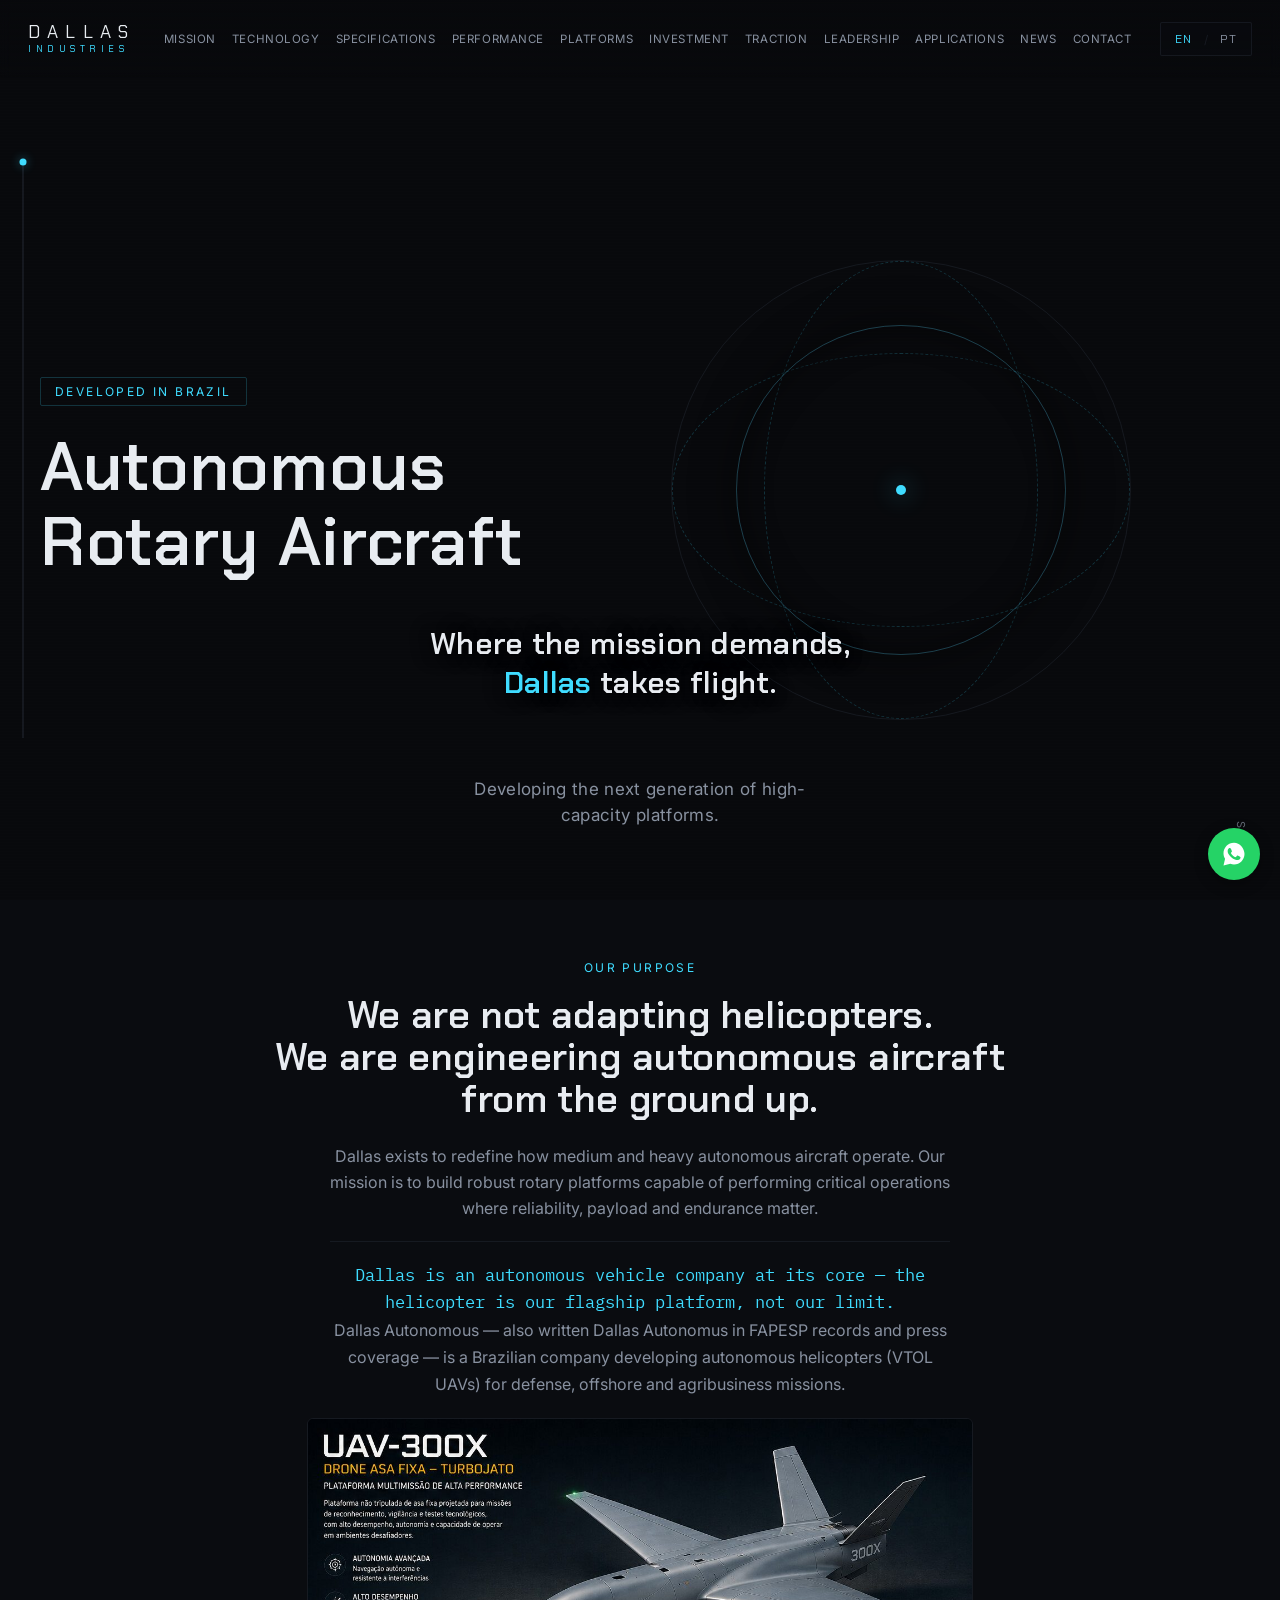
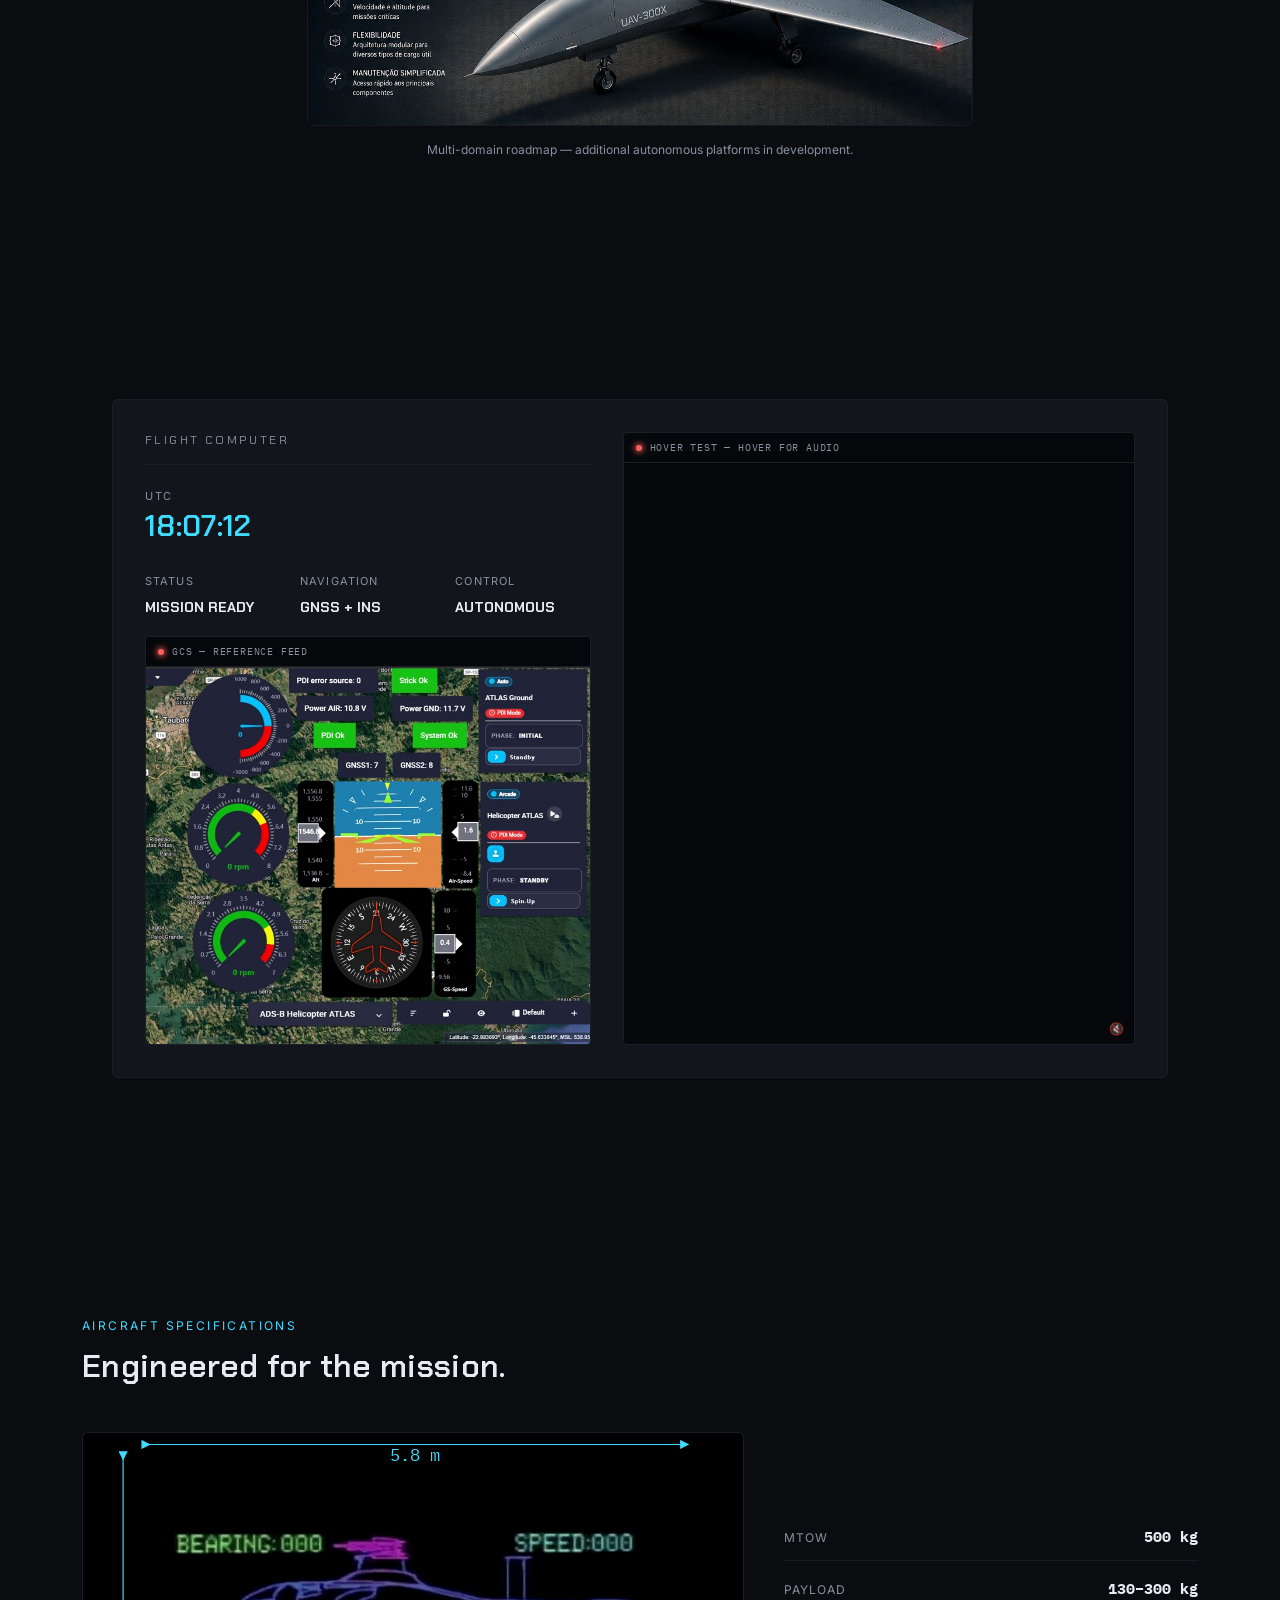
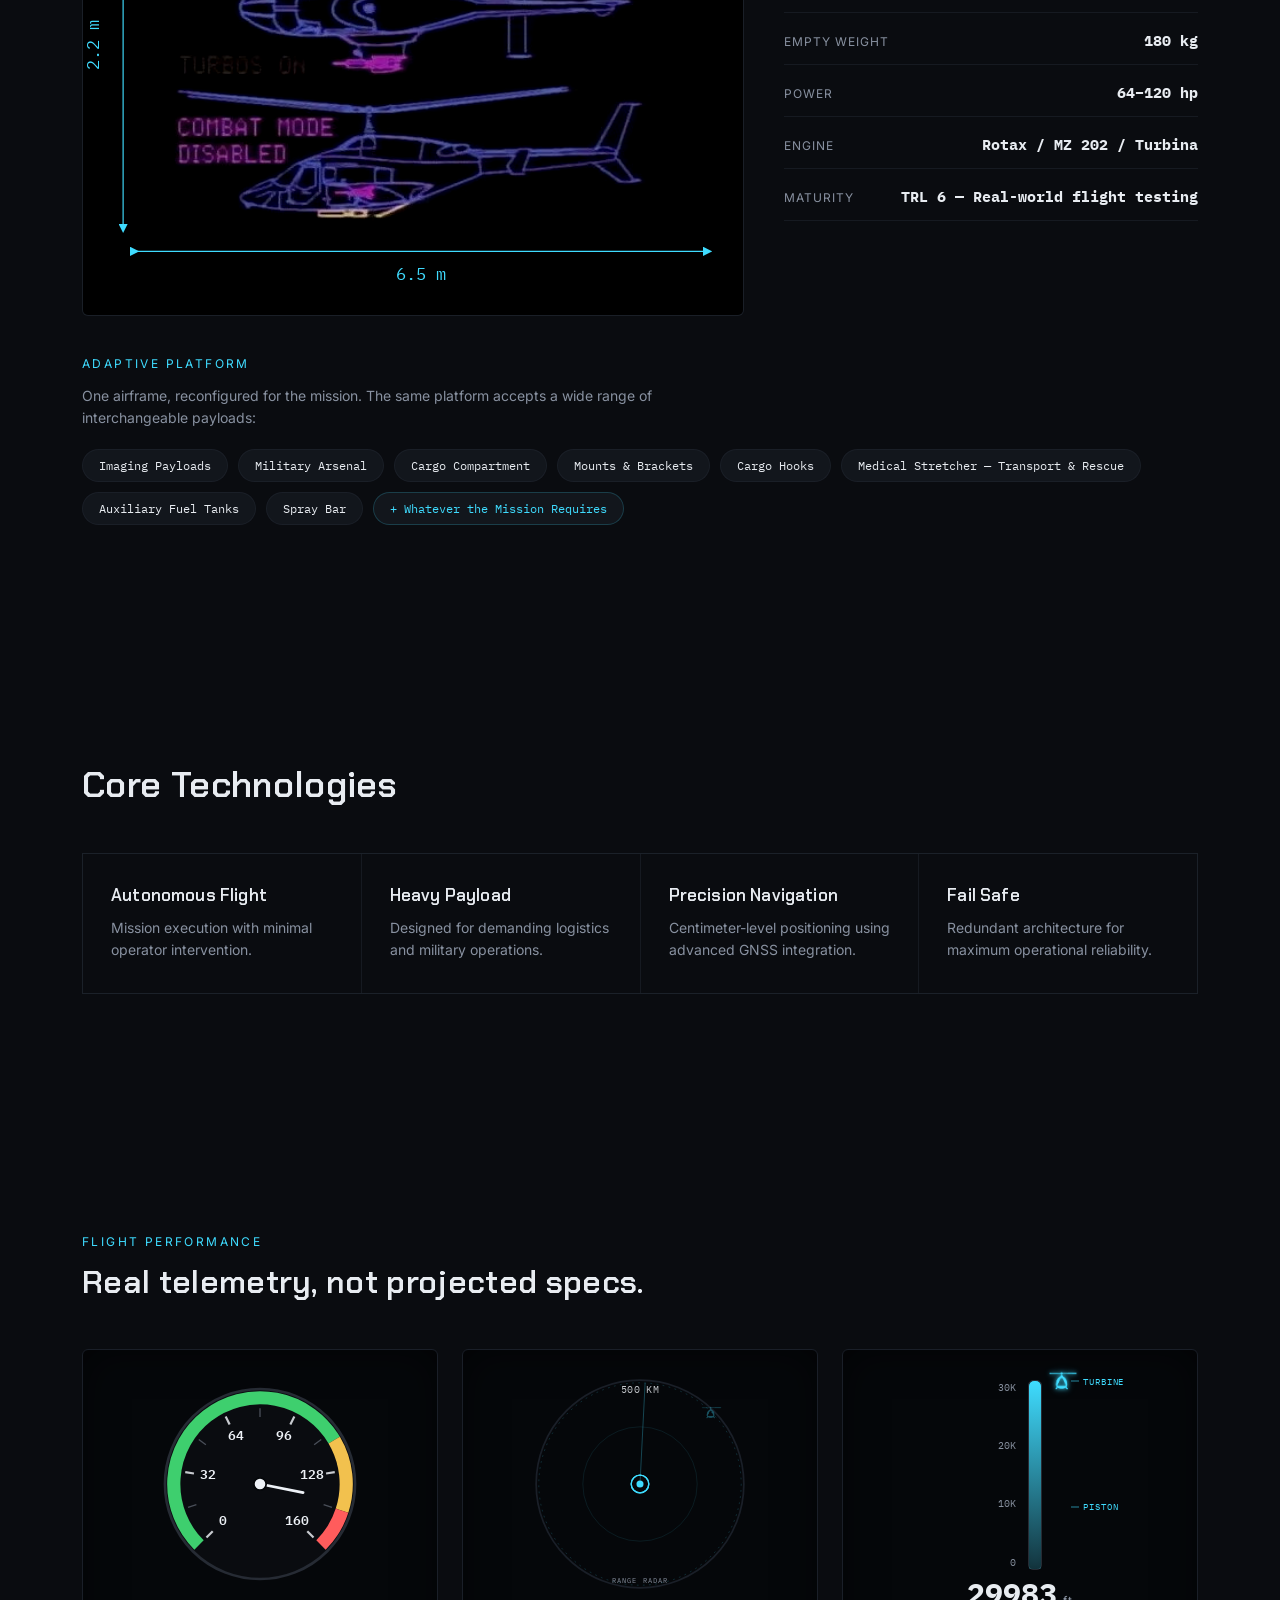
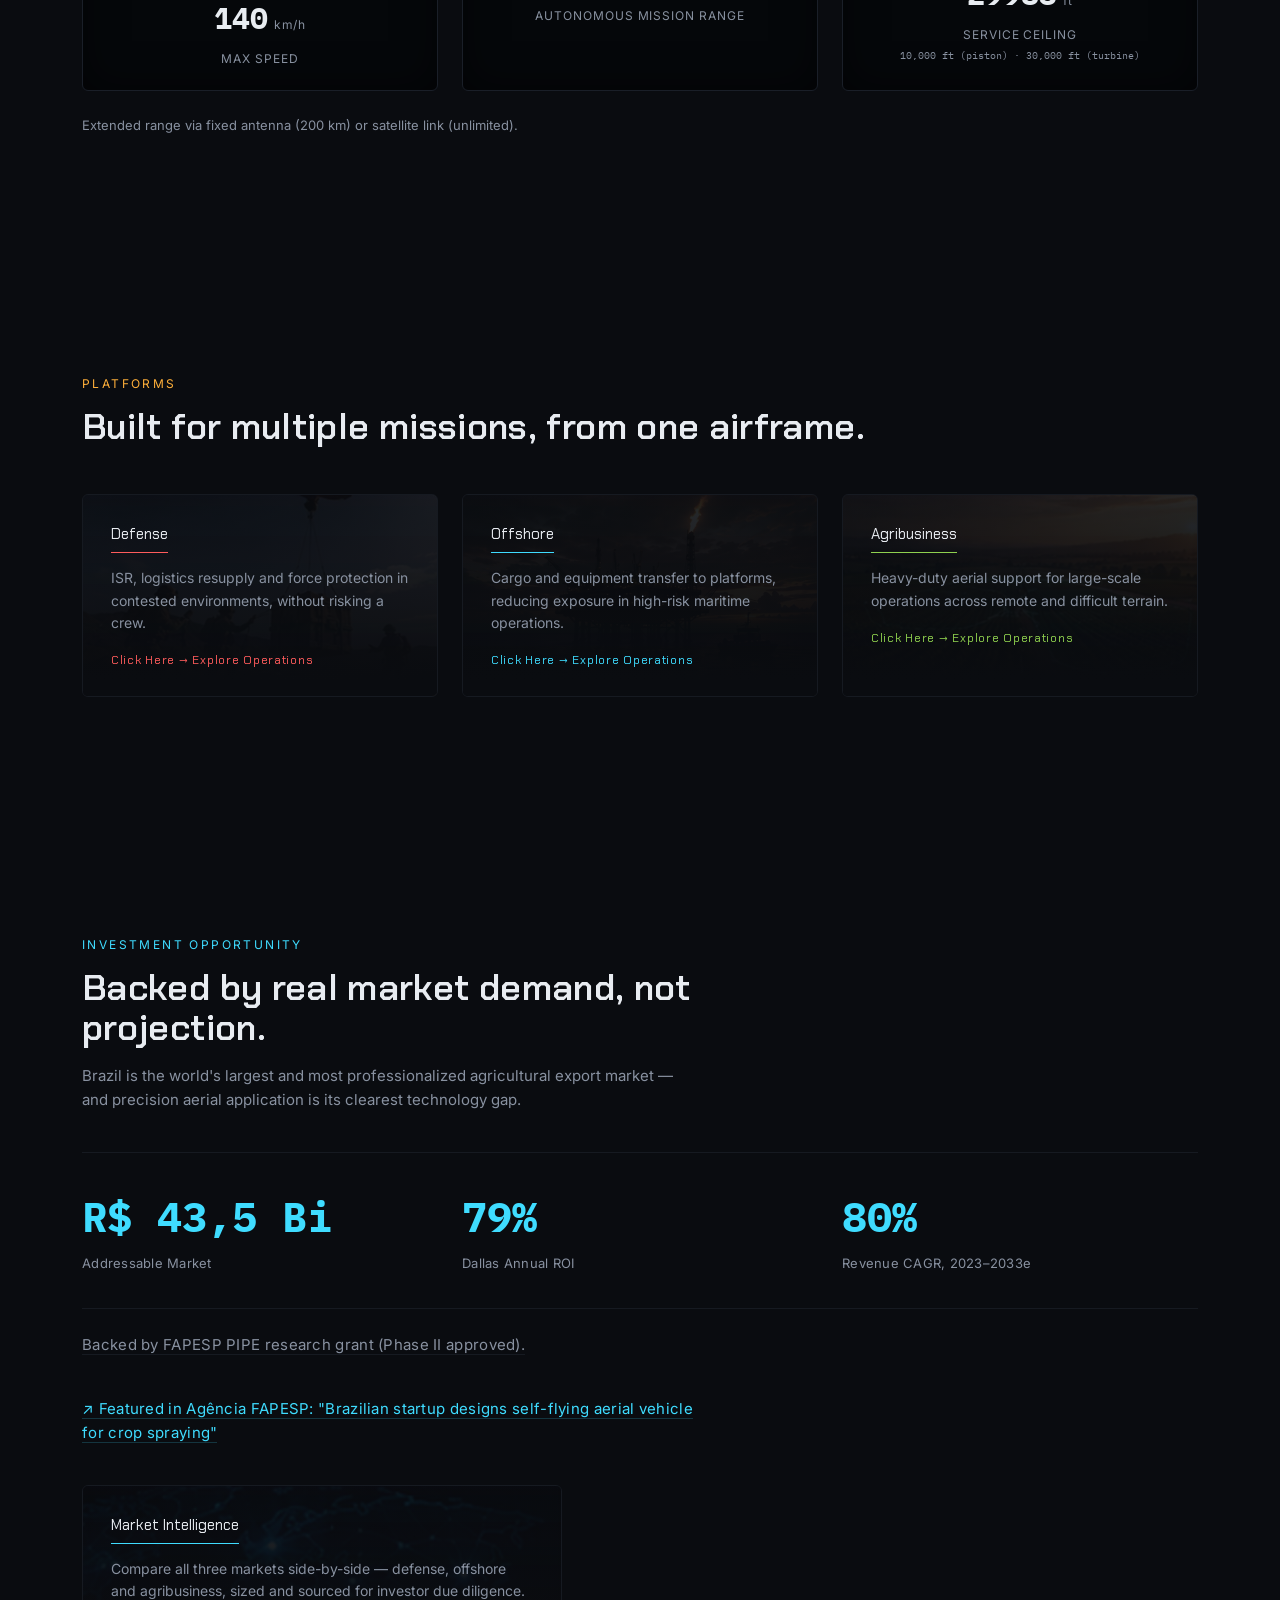
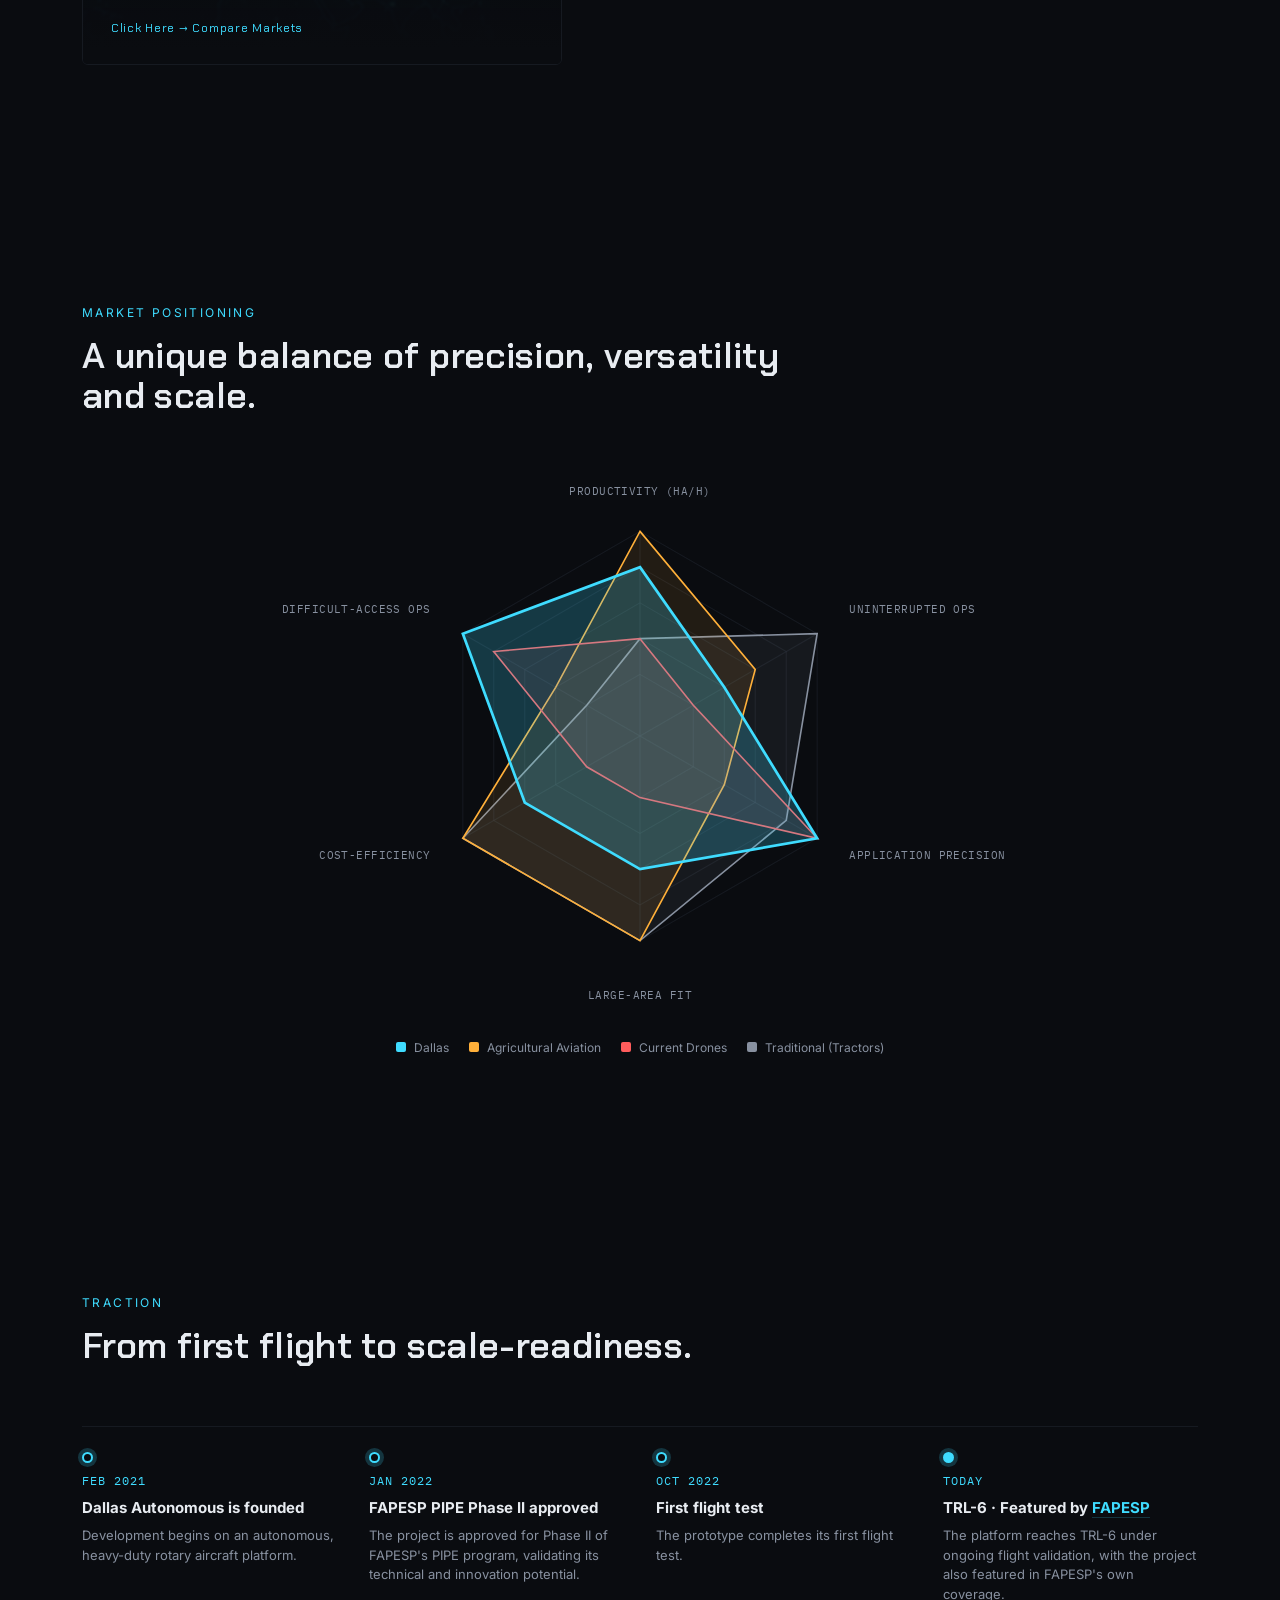
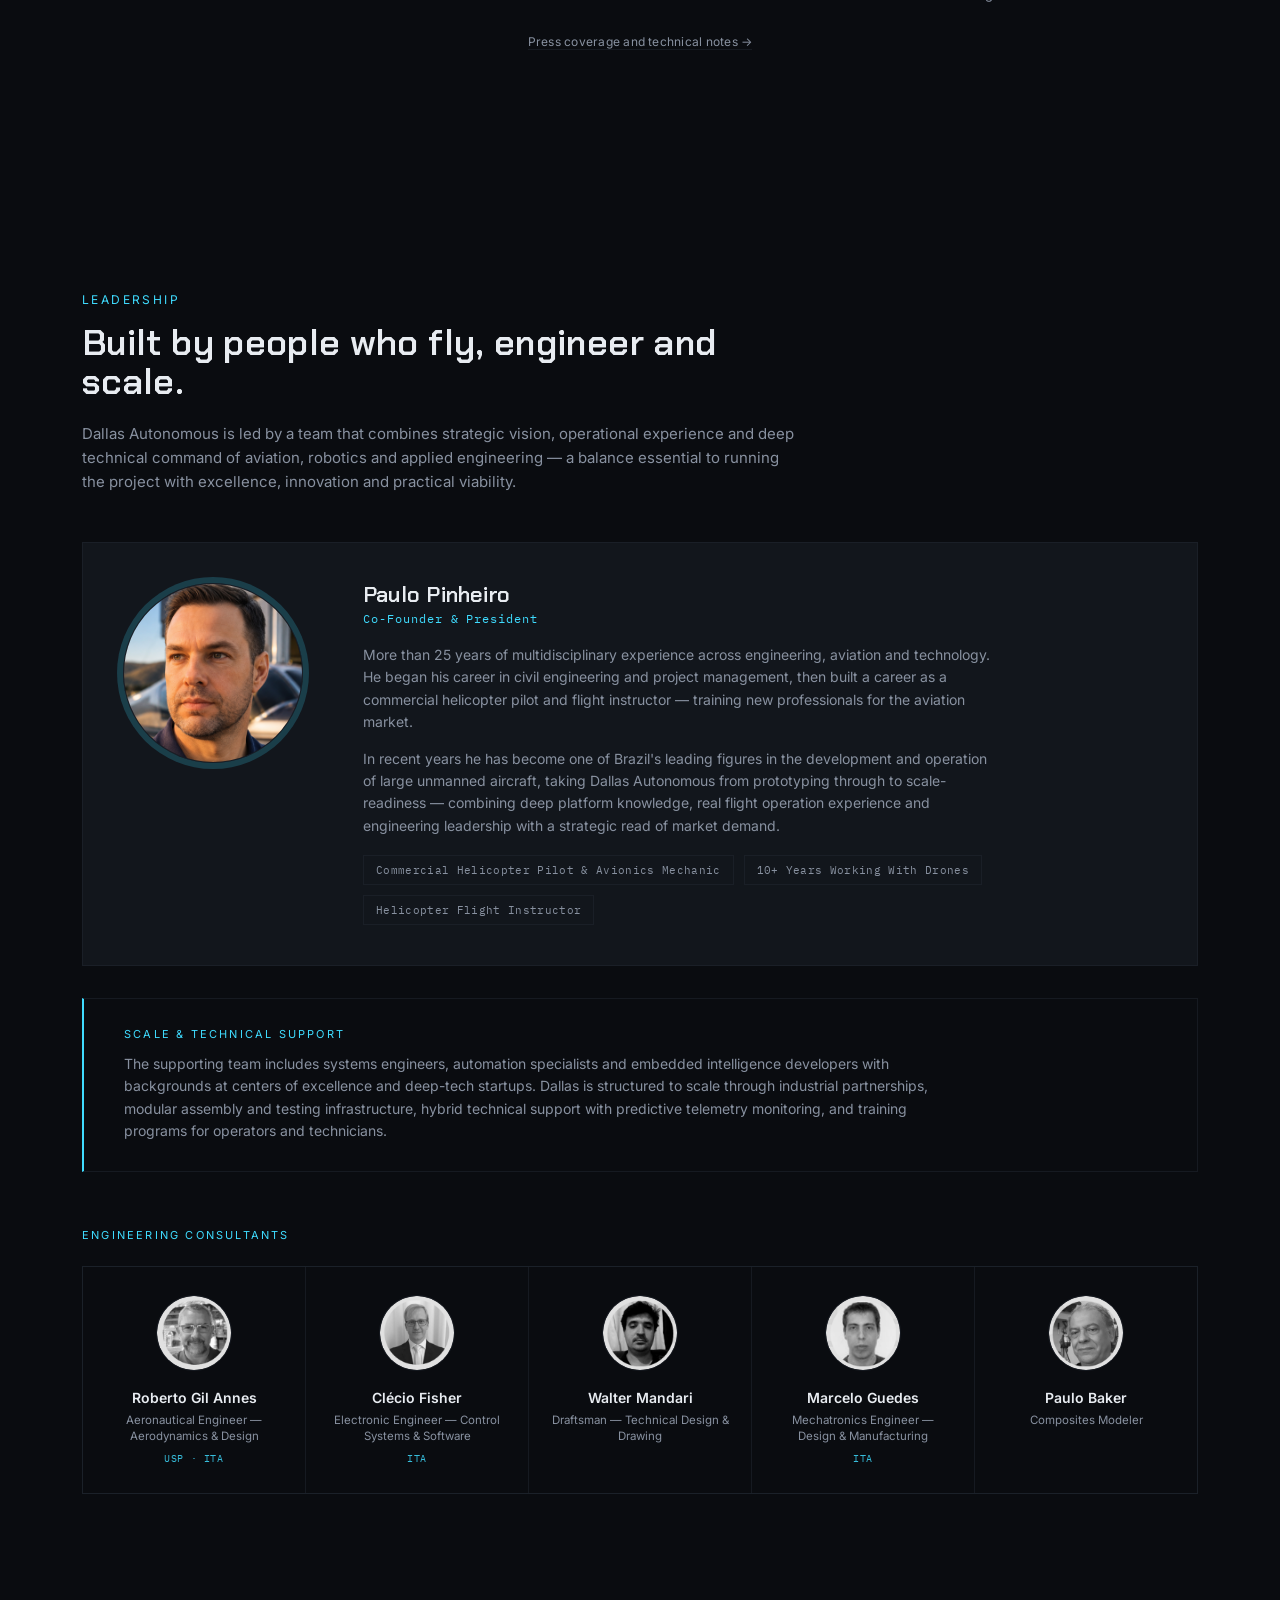
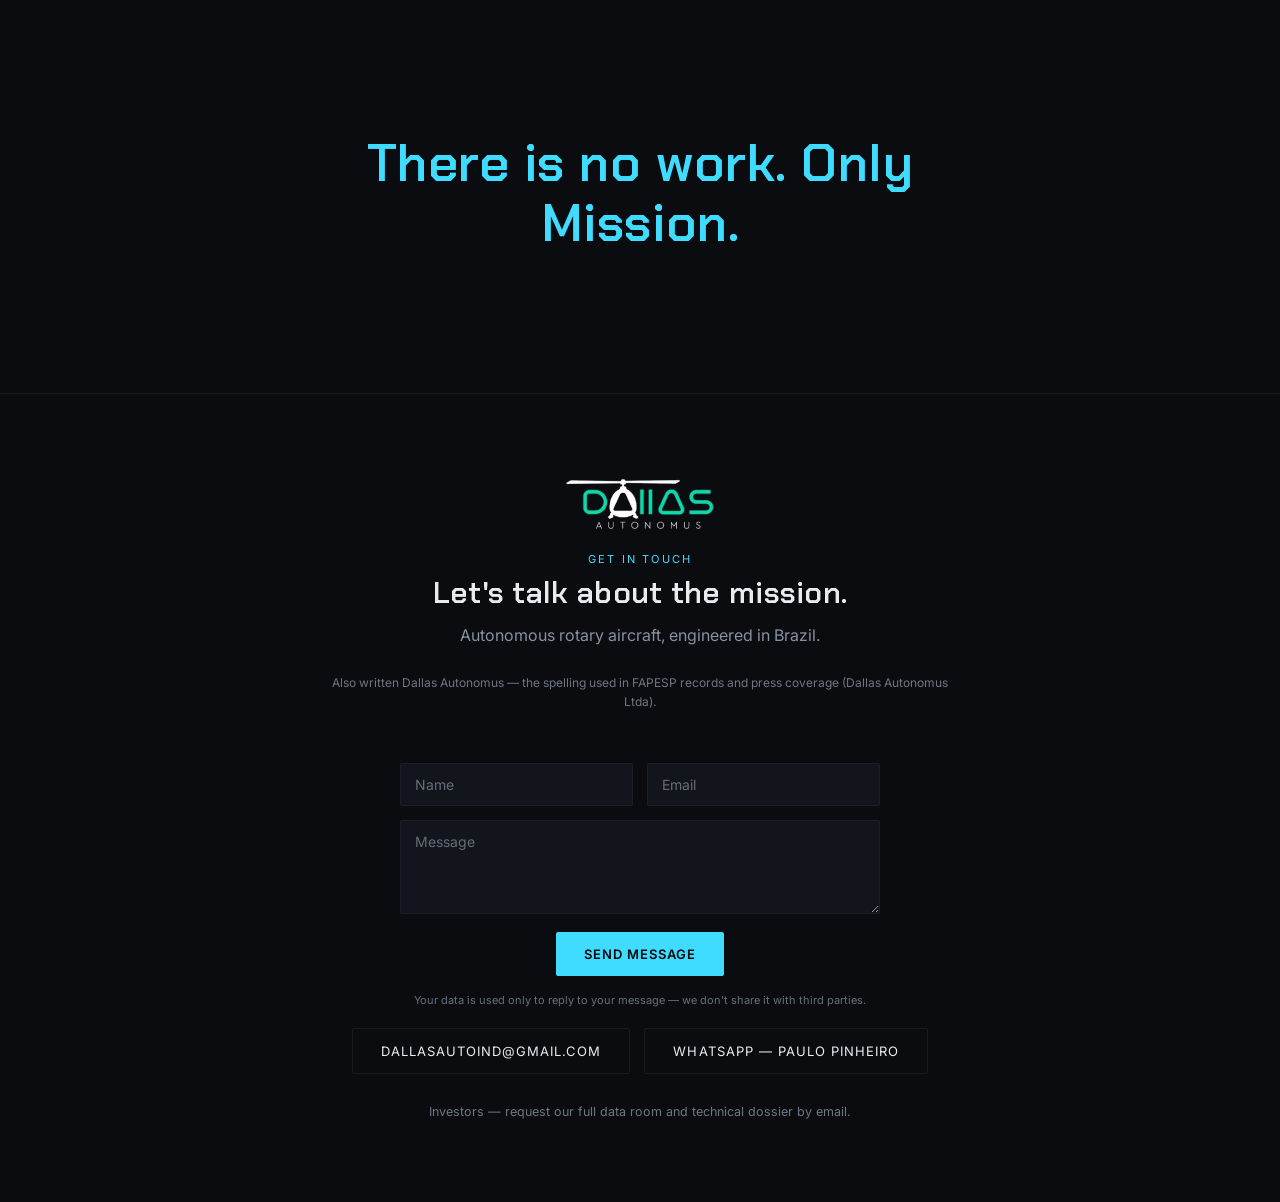
<file: index.html>
<!DOCTYPE html>
<html lang="en">
<head>
    <meta charset="UTF-8">
    <meta name="viewport" content="width=device-width, initial-scale=1.0">
    <title>Dallas Autonomous (Dallas Autonomus) — Helicóptero Autônomo | Autonomous Helicopter, Brazil</title>
    <meta name="description" content="Dallas Autonomous (also written Dallas Autonomus) engineers heavy-duty autonomous helicopters for defense, offshore and agribusiness. Developed in Brazil, backed by FAPESP.">
    <link rel="canonical" href="https://dallasautoind.vercel.app/">
    <meta name="google-site-verification" content="mIfZqvlpCifVyD-0aa4AuehtvpADZVEWNUUeqeQapi0" />
    <meta name="msvalidate.01" content="8655831462E0FB0EA332A5DE5210B060" />

    <meta property="og:type" content="website">
    <meta property="og:site_name" content="Dallas Autonomous">
    <meta property="og:url" content="https://dallasautoind.vercel.app/">
    <meta property="og:title" content="Dallas Autonomous (Dallas Autonomus) — Autonomous Helicopter">
    <meta property="og:description" content="Engineering heavy-duty autonomous helicopter platforms for defense, offshore, agribusiness and critical missions. Developed in Brazil.">
    <meta property="og:image" content="https://dallasautoind.vercel.app/og-image.jpg">
    <meta property="og:image:width" content="1200">
    <meta property="og:image:height" content="630">
    <meta name="twitter:card" content="summary_large_image">
    <meta name="twitter:title" content="Dallas Autonomous (Dallas Autonomus) — Autonomous Helicopter">
    <meta name="twitter:description" content="Engineering heavy-duty autonomous helicopter platforms for defense, offshore, agribusiness and critical missions.">
    <meta name="twitter:image" content="https://dallasautoind.vercel.app/og-image.jpg">

    <link rel="icon" href="favicon.ico" sizes="any">
    <link rel="icon" href="icons/favicon-32.png" type="image/png" sizes="32x32">
    <link rel="icon" href="icons/favicon-192.png" type="image/png" sizes="192x192">
    <link rel="apple-touch-icon" href="icons/apple-touch-icon.png">
    <link rel="preconnect" href="https://fonts.googleapis.com">
    <link rel="preconnect" href="https://fonts.gstatic.com" crossorigin>
    <link href="https://fonts.googleapis.com/css2?family=Chakra+Petch:wght@400;500;600;700&family=Inter:wght@300;400;500;600;700;800&family=IBM+Plex+Mono:wght@400;500;600&display=swap" rel="stylesheet">

    <link rel="stylesheet" href="style.css">

    <script type="application/ld+json">
    {
        "@context": "https://schema.org",
        "@type": "Organization",
        "name": "Dallas Autonomous",
        "legalName": "Dallas Autonomus Ltda",
        "alternateName": ["Dallas Autonomus", "Dallas Autonomus Ltda", "Dallas Industries"],
        "url": "https://dallasautoind.vercel.app/",
        "logo": "https://dallasautoind.vercel.app/icons/favicon-512.png",
        "description": "Dallas Autonomous engineers heavy-duty autonomous rotary aircraft platforms for defense, offshore and agribusiness missions, developed in Brazil.",
        "email": "dallasautoind@gmail.com",
        "foundingDate": "2021-02",
        "address": {
            "@type": "PostalAddress",
            "addressCountry": "BR"
        }
    }
    </script>
    <!-- Google Analytics (GA4) — replace G-XXXXXXXXXX with your real Measurement ID
         once you create a free property at https://analytics.google.com -->
    <script async src="https://www.googletagmanager.com/gtag/js?id=G-XXXXXXXXXX"></script>
    <script>
        window.dataLayer = window.dataLayer || [];
        function gtag(){dataLayer.push(arguments);}
        gtag('js', new Date());
        gtag('config', 'G-XXXXXXXXXX');
    </script>

</head>
<body>

    <!-- LOADER -->
    <div id="loader">
        <div class="loader-logo">DALLAS <span>INDUSTRIES</span></div>
        <div class="boot-log" id="bootLog" aria-hidden="true"></div>
        <div class="loader-line"></div>
    </div>

    <!-- SCROLL FLIGHT TRAIL -->
    <div class="scroll-trail" id="scrollTrail" aria-hidden="true">
        <div class="scroll-trail-fill" id="scrollTrailFill"></div>
        <div class="scroll-trail-dot" id="scrollTrailDot"></div>
    </div>

    <!-- HUD SCANLINE OVERLAY -->
    <div id="hud-overlay" aria-hidden="true"></div>

    <!-- BACKGROUND -->
    <div id="background-grid"></div>
    <div id="background-glow"></div>

    <!-- NAVBAR -->
    <header>
        <a href="index.html" class="logo"><span class="logo-main">DALLAS</span><span class="logo-sub">INDUSTRIES</span></a>
        <nav>
            <a href="#manifesto" data-i18n="nav.mission">Mission</a>
            <a href="#technology" data-i18n="nav.technology">Technology</a>
            <a href="#specifications" data-i18n="nav.specifications">Specifications</a>
            <a href="#performance" data-i18n="nav.performance">Performance</a>
            <a href="#platforms" data-i18n="nav.platforms">Platforms</a>
            <a href="#investment" data-i18n="nav.investment">Investment</a>
            <a href="#traction" data-i18n="nav.traction">Traction</a>
            <a href="#leadership" data-i18n="nav.leadership">Leadership</a>
            <a href="#applications" data-i18n="nav.applications">Applications</a>
            <a href="news.html" data-news-link data-i18n="nav.news">News</a>
            <a href="#contact" data-i18n="nav.contact">Contact</a>
        </nav>
        <div class="header-right">
            <div class="lang-switch" id="langSwitch" role="group" aria-label="Language">
                <button type="button" class="lang-btn active" data-lang="en" aria-pressed="true">EN</button>
                <span class="lang-divider">/</span>
                <button type="button" class="lang-btn" data-lang="pt" aria-pressed="false">PT</button>
            </div>
            <button class="nav-toggle" id="navToggle" aria-label="Open menu" aria-expanded="false">
                <span></span><span></span><span></span>
            </button>
        </div>
    </header>

    <!-- HERO -->
    <section class="hero">
        <div class="hero-bg">
            <video class="hero-video" id="heroVideo" muted playsinline preload="auto">
                <source src="hero-bg-video.mp4" type="video/mp4">
            </video>
            <div class="hero-bg-overlay"></div>
        </div>

        <div class="hero-content">
            <span class="tag" data-i18n="hero.tag">DEVELOPED IN BRAZIL</span>
            <h1 data-i18n-html="hero.title">Autonomous<br>Rotary Aircraft</h1>
        </div>

        <div class="hero-right">
            <div class="wireframe-circle">
                <div class="rotor rotor-horizontal"></div>
                <div class="rotor rotor-vertical"></div>
                <video class="hero-circle-video" autoplay muted loop playsinline>
                    <source src="hero-circle-loop.mp4" type="video/mp4">
                </video>
                <div class="core"></div>
            </div>
        </div>

        <div class="hero-slogan hero-slogan--skid">
            <span class="hero-slogan-bar"></span>
            <p data-i18n-html="hero.slogan">Where the mission demands, <span class="hero-slogan-accent">Dallas</span> takes flight.</p>
        </div>

        <p class="hero-desc-footer" data-i18n="hero.desc">
            Developing the next generation of high-capacity platforms.
        </p>
    </section>

    <!-- MANIFESTO -->
    <section class="manifesto" id="manifesto">
        <small data-i18n="manifesto.small">OUR PURPOSE</small>
        <h2 data-i18n-html="manifesto.title">
            We are not adapting helicopters.<br>
            We are engineering autonomous aircraft from the ground up.
        </h2>
        <p data-i18n="manifesto.desc">
            Dallas exists to redefine how medium and heavy autonomous aircraft
            operate. Our mission is to build robust rotary platforms capable of
            performing critical operations where reliability, payload and
            endurance matter.
        </p>
        <p class="manifesto-note" data-i18n="manifesto.note">
            Dallas is an autonomous vehicle company at its core — the helicopter
            is our flagship platform, not our limit.
        </p>
        <p class="manifesto-aka" data-i18n="manifesto.aka">Dallas Autonomous — also written Dallas Autonomus in FAPESP records and press coverage — is a Brazilian company developing autonomous helicopters (VTOL UAVs) for defense, offshore and agribusiness missions.</p>
        <img src="uav-300x.jpg" alt="Dallas UAV-300X fixed-wing platform concept" class="manifesto-visual manifesto-visual--secondary" loading="lazy">
        <p class="manifesto-caption" data-i18n="manifesto.roadmapCaption">Multi-domain roadmap — additional autonomous platforms in development.</p>
    </section>

    <!-- COCKPIT PANEL -->
    <section class="cockpit-panel reveal">
        <div class="instrument">
            <div class="instrument-main">
                <div class="instrument-header" data-i18n="cockpit.header">FLIGHT COMPUTER</div>

                <div class="instrument-time">
                    <div>
                        <span>UTC</span>
                        <h2 id="utcClock">00:00:00</h2>
                    </div>
                </div>

                <div class="instrument-data">
                    <div>
                        <small data-i18n="cockpit.status">STATUS</small>
                        <strong data-i18n="cockpit.statusValue">MISSION READY</strong>
                    </div>
                    <div>
                        <small data-i18n="cockpit.navigation">NAVIGATION</small>
                        <strong>GNSS + INS</strong>
                    </div>
                    <div>
                        <small data-i18n="cockpit.control">CONTROL</small>
                        <strong data-i18n="cockpit.controlValue">AUTONOMOUS</strong>
                    </div>
                </div>

                <div class="instrument-clip">
                    <div class="instrument-feed-bar">
                        <span class="feed-dot"></span>
                        <span data-i18n="cockpit.feedLabel">GCS — REFERENCE FEED</span>
                    </div>
                    <img src="gcs-feed.jpg" alt="Dallas ground control station interface" class="gcs-thumb" loading="lazy">
                </div>
            </div>

            <div class="instrument-feed" id="instrumentClip">
                <div class="instrument-feed-bar">
                    <span class="feed-dot"></span>
                    <span data-i18n="cockpit.clipLabel">HOVER TEST — HOVER FOR AUDIO</span>
                </div>
                <video id="hoverClipVideo" autoplay muted loop playsinline preload="metadata">
                    <source src="hover-test.mp4" type="video/mp4">
                </video>
            </div>
        </div>
    </section>

    <!-- AIRCRAFT SPECIFICATIONS -->
    <section class="blueprint reveal" id="specifications">
        <small data-i18n="blueprint.small">AIRCRAFT SPECIFICATIONS</small>
        <h2 data-i18n="blueprint.title">Engineered for the mission.</h2>

        <div class="blueprint-grid">
            <div class="blueprint-diagram">
                <img src="aircraft-profile.jpg" alt="Dallas Autonomous helicopter — real prototype" class="blueprint-photo" loading="lazy">
                <svg class="blueprint-overlay" viewBox="0 0 576 420" xmlns="http://www.w3.org/2000/svg" role="img" aria-label="Aircraft dimension overlay">
                    <defs>
                        <marker id="arrow" markerWidth="8" markerHeight="8" refX="4" refY="4" orient="auto">
                            <path d="M0,0 L8,4 L0,8 Z" fill="var(--accent)"></path>
                        </marker>
                    </defs>

                    <line x1="55" y1="10" x2="525" y2="10" class="dim-line" marker-start="url(#arrow)" marker-end="url(#arrow)"></line>
                    <text x="290" y="24" class="dim-label" text-anchor="middle">5.8 m</text>

                    <line x1="35" y1="20" x2="35" y2="345" class="dim-line" marker-start="url(#arrow)" marker-end="url(#arrow)"></line>
                    <text x="14" y="185" class="dim-label" text-anchor="middle" transform="rotate(-90 14 185)">2.2 m</text>

                    <line x1="45" y1="365" x2="545" y2="365" class="dim-line" marker-start="url(#arrow)" marker-end="url(#arrow)"></line>
                    <text x="295" y="390" class="dim-label" text-anchor="middle">6.5 m</text>
                </svg>
            </div>

            <div class="blueprint-specs">
                <div><small data-i18n="blueprint.mtow">MTOW</small><strong>500 kg</strong></div>
                <div><small data-i18n="blueprint.payload">Payload</small><strong>130–300 kg</strong></div>
                <div><small data-i18n="blueprint.empty">Empty Weight</small><strong>180 kg</strong></div>
                <div><small data-i18n="blueprint.power">Power</small><strong>64–120 hp</strong></div>
                <div><small data-i18n="blueprint.engine">Engine</small><strong>Rotax / MZ 202 / Turbina</strong></div>
                <div><small data-i18n="blueprint.trl">Maturity</small><strong data-i18n="blueprint.trlValue">TRL 6 — Real-world flight testing</strong></div>
            </div>
        </div>

        <div class="modular-block">
            <small data-i18n="blueprint.modularTitle">ADAPTIVE PLATFORM</small>
            <p data-i18n="blueprint.modularDesc">One airframe, reconfigured for the mission. The same platform accepts a wide range of interchangeable payloads:</p>
            <div class="modular-tags">
                <span data-i18n="blueprint.modular1">Imaging Payloads</span>
                <span data-i18n="blueprint.modular2">Military Arsenal</span>
                <span data-i18n="blueprint.modular3">Cargo Compartment</span>
                <span data-i18n="blueprint.modular4">Mounts &amp; Brackets</span>
                <span data-i18n="blueprint.modular5">Cargo Hooks</span>
                <span data-i18n="blueprint.modular6">Medical Stretcher — Transport &amp; Rescue</span>
                <span data-i18n="blueprint.modular7">Auxiliary Fuel Tanks</span>
                <span data-i18n="blueprint.modular8">Spray Bar</span>
                <span class="modular-tag--custom" data-i18n="blueprint.modular9">+ Whatever the Mission Requires</span>
            </div>
        </div>
    </section>

    <!-- TECHNOLOGIES -->
    <section class="technology reveal" id="technology">
        <h2 data-i18n="technology.title">Core Technologies</h2>

        <div class="tech-grid">
            <div class="tech-card">
                <h3 data-i18n="technology.card1.title">Autonomous Flight</h3>
                <p data-i18n="technology.card1.desc">Mission execution with minimal operator intervention.</p>
            </div>
            <div class="tech-card">
                <h3 data-i18n="technology.card2.title">Heavy Payload</h3>
                <p data-i18n="technology.card2.desc">Designed for demanding logistics and military operations.</p>
            </div>
            <div class="tech-card">
                <h3 data-i18n="technology.card3.title">Precision Navigation</h3>
                <p data-i18n="technology.card3.desc">Centimeter-level positioning using advanced GNSS integration.</p>
            </div>
            <div class="tech-card">
                <h3 data-i18n="technology.card4.title">Fail Safe</h3>
                <p data-i18n="technology.card4.desc">Redundant architecture for maximum operational reliability.</p>
            </div>
        </div>
    </section>

    <!-- FLIGHT PERFORMANCE -->
    <section class="performance reveal" id="performance">
        <small data-i18n="performance.small">FLIGHT PERFORMANCE</small>
        <h2 data-i18n="performance.title">Real telemetry, not projected specs.</h2>

        <div class="gauges-grid">
            <div class="gauge" data-value="140" data-max="160" data-unit="km/h">
                <div class="gauge-dial"></div>
                <p class="gauge-label" data-i18n="performance.max">Max Speed</p>
            </div>

            <div class="gauge gauge--map">
                <div class="map-radar">
                    <svg viewBox="0 0 250 250" xmlns="http://www.w3.org/2000/svg" xmlns:xlink="http://www.w3.org/1999/xlink">
                        <circle cx="125" cy="125" r="118" class="map-bg"></circle>

                        <circle cx="125" cy="125" r="65" class="map-ring"></circle>
                        <circle cx="125" cy="125" r="115" class="map-ring map-ring--outer"></circle>

                        <circle cx="125" cy="125" r="10" class="map-ping"></circle>
                        <circle cx="125" cy="125" r="10" class="map-ping map-ping--delay"></circle>

                        <g class="map-sweep-group" id="mapSweep">
                            <line x1="125" y1="125" x2="125" y2="10" class="map-sweep"></line>
                        </g>

                        <circle cx="125" cy="125" r="118" class="map-outline"></circle>
                        <circle cx="125" cy="125" r="4" class="map-center"></circle>

                        <image href="icons/logo-mark.png" xlink:href="icons/logo-mark.png" x="195.3" y="37" width="22" height="13.6" class="map-blip"></image>

                        <text x="125" y="22" class="map-label map-label--soft" text-anchor="middle">500 KM</text>
                        <text x="125" y="238" class="map-label map-label--dim" text-anchor="middle">RANGE RADAR</text>
                    </svg>
                </div>
                <p class="gauge-label" data-i18n="performance.range">Autonomous Mission Range</p>
            </div>

            <div class="gauge gauge--altimeter" data-value="30000" data-max="30000" data-unit="ft">
                <div class="altimeter">
                    <div class="altimeter-scale">
                        <span>30K</span>
                        <span>20K</span>
                        <span>10K</span>
                        <span>0</span>
                    </div>
                    <div class="altimeter-track">
                        <div class="altimeter-fill"></div>
                        <img src="icons/logo-mark.png" class="altimeter-marker" alt="">
                        <span class="altimeter-tag altimeter-tag--piston" style="bottom:33.33%;" data-i18n="performance.ceilingPiston">PISTON</span>
                        <span class="altimeter-tag altimeter-tag--turbine" style="bottom:100%;" data-i18n="performance.ceilingTurbine">TURBINE</span>
                    </div>
                </div>
                <div class="dial-readout"><strong class="gauge-number">0</strong><span>ft</span></div>
                <p class="gauge-label" data-i18n="performance.ceiling">Service Ceiling</p>
                <p class="gauge-subnote" data-i18n="performance.ceilingNote">10,000 ft (piston) · 30,000 ft (turbine)</p>
            </div>
        </div>
        <p class="performance-note" data-i18n="performance.note">Extended range via fixed antenna (200 km) or satellite link (unlimited).</p>
    </section>

    <!-- PLATFORMS -->
    <section class="platforms reveal" id="platforms">
        <small data-i18n="platforms.small">PLATFORMS</small>
        <h2 data-i18n="platforms.title">Built for multiple missions, from one airframe.</h2>
        <div class="platforms-grid">
            <a href="platform-defense.html" class="platform-card platform-card--defense">
                <span class="platform-index" data-i18n="platforms.defense.name">Defense</span>
                <p data-i18n="platforms.defense.desc">ISR, logistics resupply and force protection in contested environments, without risking a crew.</p>
                <span class="platform-explore" data-i18n="platforms.explore">Click Here → Explore Operations</span>
            </a>
            <a href="platform-offshore.html" class="platform-card platform-card--offshore">
                <span class="platform-index" data-i18n="platforms.offshore.name">Offshore</span>
                <p data-i18n="platforms.offshore.desc">Cargo and equipment transfer to platforms, reducing exposure in high-risk maritime operations.</p>
                <span class="platform-explore" data-i18n="platforms.explore">Click Here → Explore Operations</span>
            </a>
            <a href="platform-agribusiness.html" class="platform-card platform-card--agro">
                <span class="platform-index" data-i18n="platforms.agro.name">Agribusiness</span>
                <p data-i18n="platforms.agro.desc">Heavy-duty aerial support for large-scale operations across remote and difficult terrain.</p>
                <span class="platform-explore" data-i18n="platforms.explore">Click Here → Explore Operations</span>
            </a>
        </div>
    </section>

    <!-- INVESTMENT OPPORTUNITY -->
    <section class="investment reveal" id="investment">
        <small data-i18n="investment.small">INVESTMENT OPPORTUNITY</small>
        <h2 data-i18n="investment.title">Backed by real market demand, not projection.</h2>
        <p data-i18n="investment.desc">Brazil is the world's largest and most professionalized agricultural export market — and precision aerial application is its clearest technology gap.</p>

        <div class="investment-grid">
            <div class="investment-stat">
                <strong>R$ 43,5 Bi</strong>
                <span data-i18n="investment.market">Addressable Market</span>
            </div>
            <div class="investment-stat">
                <strong>79%</strong>
                <span data-i18n="investment.roi">Dallas Annual ROI <em data-i18n="investment.roiNote">(vs. 56% market avg.)</em></span>
            </div>
            <div class="investment-stat">
                <strong>80%</strong>
                <span data-i18n="investment.cagr">Revenue CAGR, 2023–2033e</span>
            </div>
        </div>
        <p class="investment-footnote"><a href="https://bv.fapesp.br/pt/auxilios/111413/desenvolvimento-e-operacao-de-vantsdrones-autonomos-para-o-setor-agricola-com-alta-alta-capacidade-d/" target="_blank" rel="noopener" data-i18n="investment.footnote">Backed by FAPESP PIPE research grant (Phase II approved).</a></p>
        <p class="investment-footnote investment-footnote--press">
            <a href="https://agencia.fapesp.br/brazilian-startup-designs-self-flying-aerial-vehicle-for-crop-spraying/51590" target="_blank" rel="noopener" data-i18n="investment.pressLink">↗ Featured in Agência FAPESP: "Brazilian startup designs self-flying aerial vehicle for crop spraying"</a>
        </p>

        <a href="market-intelligence.html" class="platform-card platform-card--market-intel">
            <span class="platform-index" data-i18n="investment.mi.name">Market Intelligence</span>
            <p data-i18n="investment.mi.desc">Compare all three markets side-by-side — defense, offshore and agribusiness, sized and sourced for investor due diligence.</p>
            <span class="platform-explore" data-i18n="investment.mi.cta">Click Here → Compare Markets</span>
        </a>
    </section>

    <!-- MARKET POSITIONING -->
    <section class="positioning reveal">
        <small data-i18n="positioning.small">MARKET POSITIONING</small>
        <h2 data-i18n="positioning.title">A unique balance of precision, versatility and scale.</h2>

        <div class="radar-wrap">
            <svg viewBox="0 0 520 520" class="radar-chart" role="img" aria-label="Comparison radar chart: Dallas vs traditional tractors, agricultural aviation and current drones">
                <g class="radar-grid">
                    <polygon points="260.0,202.8 309.5,231.4 309.5,288.6 260.0,317.2 210.5,288.6 210.5,231.4"></polygon>
                    <polygon points="260.0,169.6 338.3,214.8 338.3,305.2 260.0,350.4 181.7,305.2 181.7,214.8"></polygon>
                    <polygon points="260.0,136.4 367.0,198.2 367.0,321.8 260.0,383.6 153.0,321.8 153.0,198.2"></polygon>
                    <polygon points="260.0,103.2 395.8,181.6 395.8,338.4 260.0,416.8 124.2,338.4 124.2,181.6"></polygon>
                    <polygon points="260.0,70.0 424.5,165.0 424.5,355.0 260.0,450.0 95.5,355.0 95.5,165.0" class="radar-grid-outer"></polygon>
                </g>
                <g class="radar-axes">
                    <line x1="260" y1="260" x2="260.0" y2="70.0"></line>
                    <line x1="260" y1="260" x2="424.5" y2="165.0"></line>
                    <line x1="260" y1="260" x2="424.5" y2="355.0"></line>
                    <line x1="260" y1="260" x2="260.0" y2="450.0"></line>
                    <line x1="260" y1="260" x2="95.5" y2="355.0"></line>
                    <line x1="260" y1="260" x2="95.5" y2="165.0"></line>
                </g>

                <polygon points="260.0,169.6 424.5,165.0 395.8,338.4 260.0,450.0 95.5,355.0 210.5,231.4" class="radar-series radar-series--traditional"></polygon>
                <polygon points="260.0,70.0 367.0,198.2 338.3,305.2 260.0,450.0 95.5,355.0 181.7,214.8" class="radar-series radar-series--agaviation"></polygon>
                <polygon points="260.0,169.6 309.5,231.4 424.5,355.0 260.0,317.2 210.5,288.6 124.2,181.6" class="radar-series radar-series--drones"></polygon>
                <polygon points="260.0,103.2 338.3,214.8 424.5,355.0 260.0,383.6 153.0,321.8 95.5,165.0" class="radar-series radar-series--dallas"></polygon>

                <g class="radar-labels">
                    <text x="260.0" y="36.1" text-anchor="middle" data-i18n="positioning.axis1">PRODUCTIVITY (HA/H)</text>
                    <text x="454.4" y="146.1" text-anchor="start" data-i18n="positioning.axis2">UNINTERRUPTED OPS</text>
                    <text x="454.4" y="373.9" text-anchor="start" data-i18n="positioning.axis3">APPLICATION PRECISION</text>
                    <text x="260.0" y="503.9" text-anchor="middle" data-i18n="positioning.axis4">LARGE-AREA FIT</text>
                    <text x="65.6" y="373.9" text-anchor="end" data-i18n="positioning.axis5">COST-EFFICIENCY</text>
                    <text x="65.6" y="146.1" text-anchor="end" data-i18n="positioning.axis6">DIFFICULT-ACCESS OPS</text>
                </g>
            </svg>

            <div class="radar-legend">
                <span class="legend-item"><i class="legend-swatch legend-swatch--dallas"></i><span data-i18n="positioning.legendDallas">Dallas</span></span>
                <span class="legend-item"><i class="legend-swatch legend-swatch--agaviation"></i><span data-i18n="positioning.legendAg">Agricultural Aviation</span></span>
                <span class="legend-item"><i class="legend-swatch legend-swatch--drones"></i><span data-i18n="positioning.legendDrones">Current Drones</span></span>
                <span class="legend-item"><i class="legend-swatch legend-swatch--traditional"></i><span data-i18n="positioning.legendTraditional">Traditional (Tractors)</span></span>
            </div>
        </div>
    </section>

    <!-- TRACTION / MILESTONES -->
    <section class="traction reveal" id="traction">
        <small data-i18n="traction.small">TRACTION</small>
        <h2 data-i18n="traction.title">From first flight to scale-readiness.</h2>

        <div class="timeline-track">
            <div class="timeline-node">
                <span class="timeline-dot"></span>
                <span class="timeline-date">FEB 2021</span>
                <h4 data-i18n="traction.m1title">Dallas Autonomous is founded</h4>
                <p data-i18n="traction.m1desc">Development begins on an autonomous, heavy-duty rotary aircraft platform.</p>
            </div>
            <div class="timeline-node">
                <span class="timeline-dot"></span>
                <span class="timeline-date">JAN 2022</span>
                <h4 data-i18n="traction.m2title">FAPESP PIPE Phase II approved</h4>
                <p data-i18n="traction.m2desc">The project is approved for Phase II of FAPESP's PIPE program, validating its technical and innovation potential.</p>
            </div>
            <div class="timeline-node">
                <span class="timeline-dot"></span>
                <span class="timeline-date">OCT 2022</span>
                <h4 data-i18n="traction.m3title">First flight test</h4>
                <p data-i18n="traction.m3desc">The prototype completes its first flight test.</p>
            </div>
            <div class="timeline-node timeline-node--current">
                <span class="timeline-dot"></span>
                <span class="timeline-date" data-i18n="traction.m4date">TODAY</span>
                <h4 data-i18n-html="traction.m4title">TRL-6 · Featured by <a href="https://agencia.fapesp.br/brazilian-startup-designs-self-flying-aerial-vehicle-for-crop-spraying/51590" target="_blank" rel="noopener" class="timeline-link">FAPESP</a></h4>
                <p data-i18n="traction.m4desc">The platform reaches TRL-6 under ongoing flight validation, with the project also featured in FAPESP's own coverage.</p>
            </div>
        </div>
        <p class="investment-footnote traction-news"><a href="news.html" data-news-link data-i18n="traction.newsLink">Press coverage and technical notes →</a></p>
    </section>

    <!-- LEADERSHIP -->
    <section class="leadership reveal" id="leadership">
        <small data-i18n="leadership.small">LEADERSHIP</small>
        <h2 data-i18n="leadership.title">Built by people who fly, engineer and scale.</h2>
        <p class="leadership-intro" data-i18n="leadership.intro">Dallas Autonomous is led by a team that combines strategic vision, operational experience and deep technical command of aviation, robotics and applied engineering — a balance essential to running the project with excellence, innovation and practical viability.</p>

        <div class="leader-featured">
            <img src="team/paulo-pinheiro.png" alt="Paulo Pinheiro, Co-Founder and President of Dallas Autonomous" class="leader-photo" loading="lazy">
            <div class="leader-info">
                <h3>Paulo Pinheiro</h3>
                <span class="leader-role" data-i18n="leadership.leaderRole">Co-Founder &amp; President</span>
                <p data-i18n="leadership.leaderBio1">More than 25 years of multidisciplinary experience across engineering, aviation and technology. He began his career in civil engineering and project management, then built a career as a commercial helicopter pilot and flight instructor — training new professionals for the aviation market.</p>
                <p data-i18n="leadership.leaderBio2">In recent years he has become one of Brazil's leading figures in the development and operation of large unmanned aircraft, taking Dallas Autonomous from prototyping through to scale-readiness — combining deep platform knowledge, real flight operation experience and engineering leadership with a strategic read of market demand.</p>
                <div class="leader-tags">
                    <span data-i18n="leadership.leaderTag1">Commercial Helicopter Pilot &amp; Avionics Mechanic</span>
                    <span data-i18n="leadership.leaderTag2">10+ Years Working With Drones</span>
                    <span data-i18n="leadership.leaderTag3">Helicopter Flight Instructor</span>
                </div>
            </div>
        </div>

        <div class="scale-block">
            <small data-i18n="leadership.scaleTitle">SCALE &amp; TECHNICAL SUPPORT</small>
            <p data-i18n="leadership.scaleDesc">The supporting team includes systems engineers, automation specialists and embedded intelligence developers with backgrounds at centers of excellence and deep-tech startups. Dallas is structured to scale through industrial partnerships, modular assembly and testing infrastructure, hybrid technical support with predictive telemetry monitoring, and training programs for operators and technicians.</p>
        </div>

        <div class="consultants-block">
            <small data-i18n="leadership.consultantsTitle">ENGINEERING CONSULTANTS</small>
            <div class="consultants-grid">
                <div class="consultant-card">
                    <img src="team/roberto-gil-annes.png" alt="Roberto Gil Annes" loading="lazy">
                    <h4>Roberto Gil Annes</h4>
                    <span data-i18n="leadership.c1role">Aeronautical Engineer — Aerodynamics &amp; Design</span>
                    <em>USP · ITA</em>
                </div>
                <div class="consultant-card">
                    <img src="team/clecio-fisher.png" alt="Clécio Fisher" loading="lazy">
                    <h4>Clécio Fisher</h4>
                    <span data-i18n="leadership.c2role">Electronic Engineer — Control Systems &amp; Software</span>
                    <em>ITA</em>
                </div>
                <div class="consultant-card">
                    <img src="team/walter-mandari.png" alt="Walter Mandari" loading="lazy">
                    <h4>Walter Mandari</h4>
                    <span data-i18n="leadership.c3role">Draftsman — Technical Design &amp; Drawing</span>
                </div>
                <div class="consultant-card">
                    <img src="team/marcelo-guedes.png" alt="Marcelo Guedes" loading="lazy">
                    <h4>Marcelo Guedes</h4>
                    <span data-i18n="leadership.c4role">Mechatronics Engineer — Design &amp; Manufacturing</span>
                    <em>ITA</em>
                </div>
                <div class="consultant-card">
                    <img src="team/paulo-baker.png" alt="Paulo Baker" loading="lazy">
                    <h4>Paulo Baker</h4>
                    <span data-i18n="leadership.c5role">Composites Modeler</span>
                </div>
            </div>
        </div>
    </section>

    <!-- APPLICATIONS / CTA -->
    <section class="applications reveal" id="applications">
        <h2 data-i18n="applications.title">There is no work. Only Mission.</h2>
    </section>

    <!-- CONTACT -->
    <footer id="contact">
        <div class="footer-inner">
            <a href="index.html" class="footer-logo-link"><img src="icons/logo-full.png" alt="Dallas Autonomous" class="footer-logo-image" loading="lazy"></a>
            <small class="footer-eyebrow" data-i18n="footer.eyebrow">GET IN TOUCH</small>
            <h3 class="footer-heading" data-i18n="footer.heading">Let's talk about the mission.</h3>
            <p data-i18n="footer.tagline">Autonomous rotary aircraft, engineered in Brazil.</p>
            <p class="footer-aka" data-i18n="footer.aka">Also written Dallas Autonomus — the spelling used in FAPESP records and press coverage (Dallas Autonomus Ltda).</p>

            <form class="contact-form" id="contactForm" action="https://formsubmit.co/dallasautoind@gmail.com" method="POST">
                <input type="hidden" name="_subject" value="New contact — Dallas Autonomous website">
                <input type="hidden" name="_template" value="table">
                <input type="hidden" name="_captcha" value="false">
                <input type="text" name="_honey" style="display:none" tabindex="-1" autocomplete="off">
                <div class="contact-form-row">
                    <input type="text" name="Name" data-i18n-placeholder="contactForm.name" placeholder="Name" required>
                    <input type="email" name="Email" data-i18n-placeholder="contactForm.email" placeholder="Email" required>
                </div>
                <textarea name="Message" rows="4" data-i18n-placeholder="contactForm.message" placeholder="Message" required></textarea>
                <button type="submit" class="btn-primary contact-form-submit" data-i18n="contactForm.send">Send Message</button>
                <p class="contact-form-privacy" data-i18n="contactForm.privacy">Your data is used only to reply to your message — we don't share it with third parties.</p>
                <p class="contact-form-status" id="contactFormStatus" hidden data-i18n="contactForm.sent">Message sent — thank you. We'll be in touch shortly.</p>
            </form>

            <div class="footer-contact">
                <a href="mailto:dallasautoind@gmail.com?subject=Investment%20Interest%20%E2%80%94%20Dallas%20Autonomous&body=Hello%20Dallas%20team%2C%0A%0AI%20would%20like%20to%20learn%20more%20about%20the%20investment%20opportunity%20and%20request%20the%20full%20data%20room.%0A%0A" class="btn-secondary">dallasautoind@gmail.com</a>
                <a href="https://wa.me/5512920004011" target="_blank" rel="noopener" class="btn-secondary">WhatsApp — Paulo Pinheiro</a>
            </div>
            <p class="footer-note" data-i18n="footer.note">Investors — request our full data room and technical dossier by email.</p>
        </div>
    </footer>

    <!-- SCROLL INDICATOR -->
    <div class="scroll-indicator" data-i18n="scroll">SCROLL</div>

    <script src="i18n.js"></script>
    <script src="script.js"></script>
    <a href="https://wa.me/5512920004011" target="_blank" rel="noopener" class="whatsapp-float" aria-label="WhatsApp">
        <svg viewBox="0 0 32 32" width="28" height="28" fill="currentColor" aria-hidden="true"><path d="M16.02 3C9.4 3 4 8.4 4 15.02c0 2.36.66 4.56 1.8 6.44L4 29l7.72-1.76a12.9 12.9 0 0 0 4.3.74h.01C22.65 27.98 28 22.6 28 15.98 28 9.36 22.65 3 16.02 3zm7.14 18.1c-.3.85-1.5 1.56-2.44 1.76-.65.13-1.5.24-4.34-.93-3.64-1.5-5.98-5.2-6.16-5.44-.18-.24-1.47-1.96-1.47-3.74 0-1.78.93-2.65 1.26-3.02.33-.36.72-.45.96-.45.24 0 .48 0 .68.01.22.01.52-.08.81.62.3.72 1.02 2.5 1.11 2.68.09.18.15.4.03.64-.12.24-.18.4-.36.6-.18.22-.38.48-.54.64-.18.18-.37.38-.16.74.21.36.94 1.55 2.02 2.51 1.39 1.24 2.56 1.62 2.92 1.8.36.18.57.15.78-.09.21-.24.9-1.05 1.14-1.41.24-.36.48-.3.81-.18.33.12 2.1 .99 2.46 1.17.36.18.6.27.69.42.09.15.09.87-.21 1.72z"/></svg>
    </a>

</body>
</html>
</file>
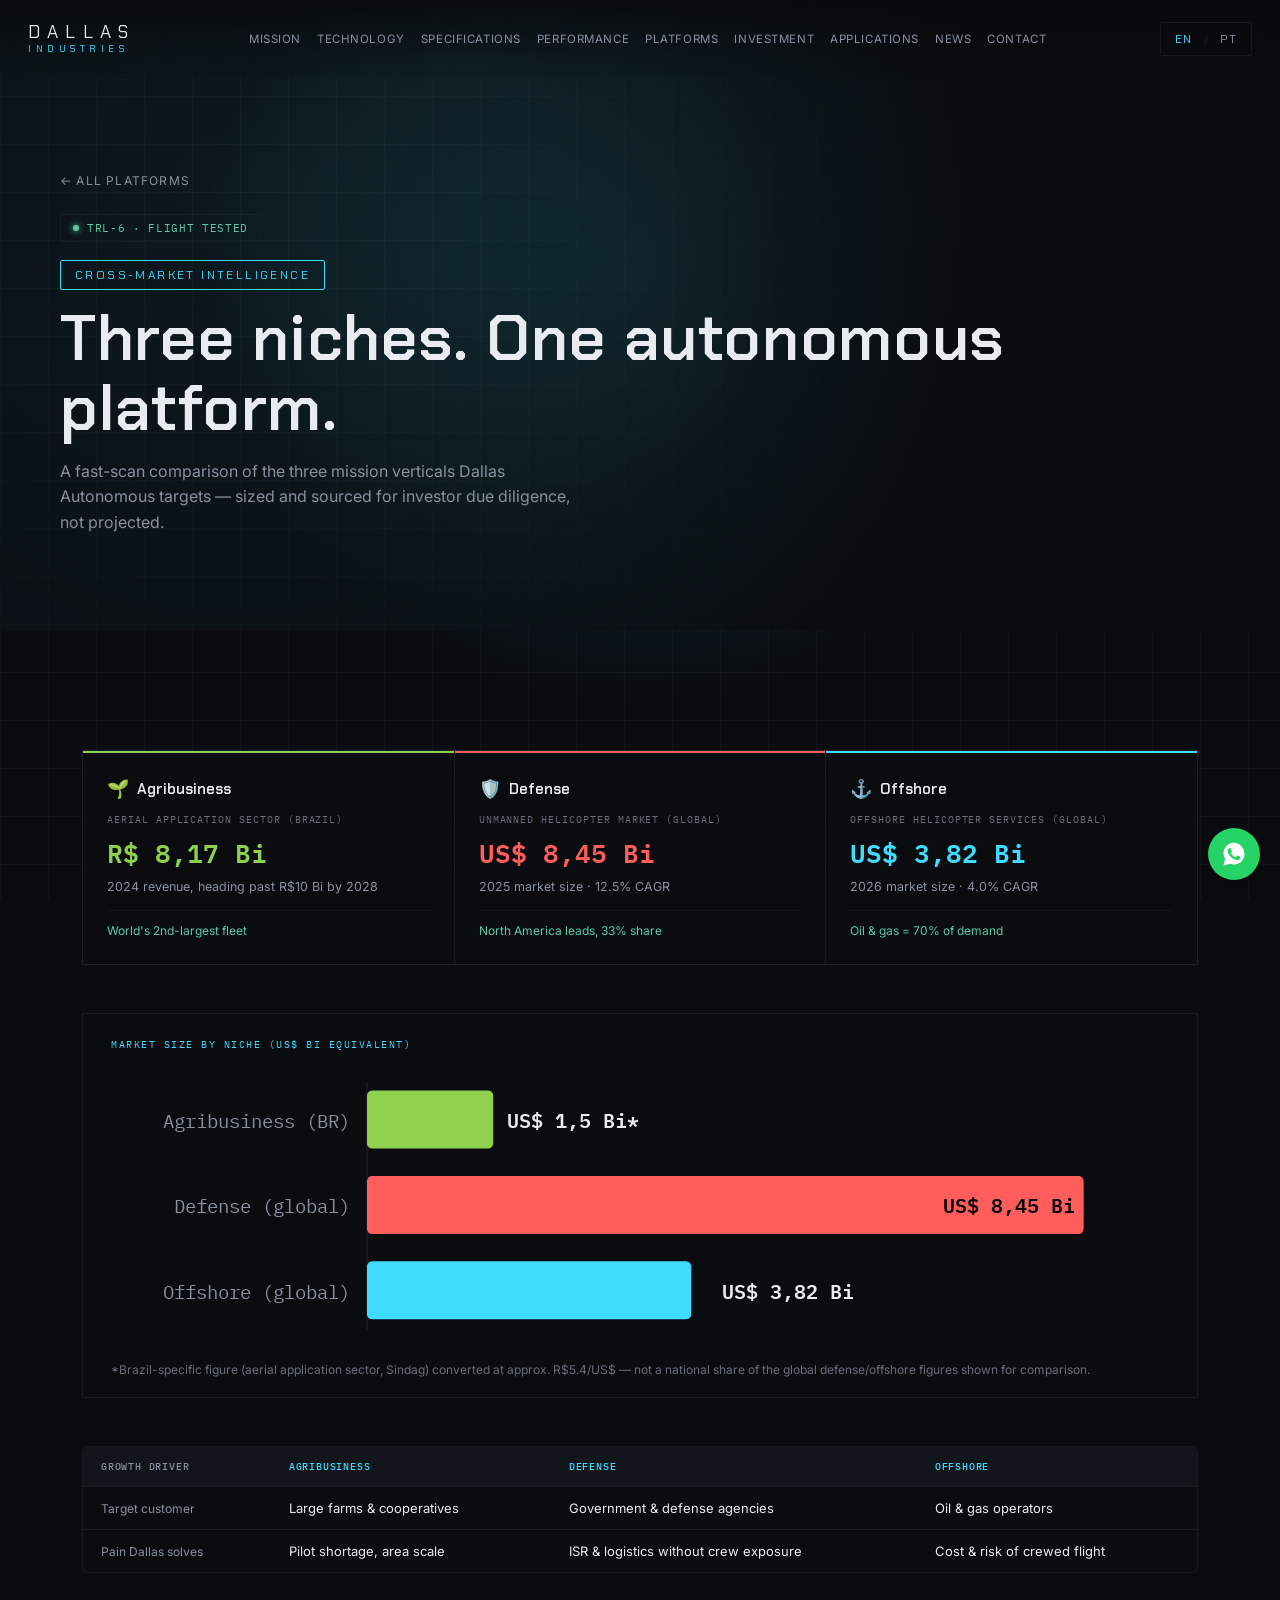
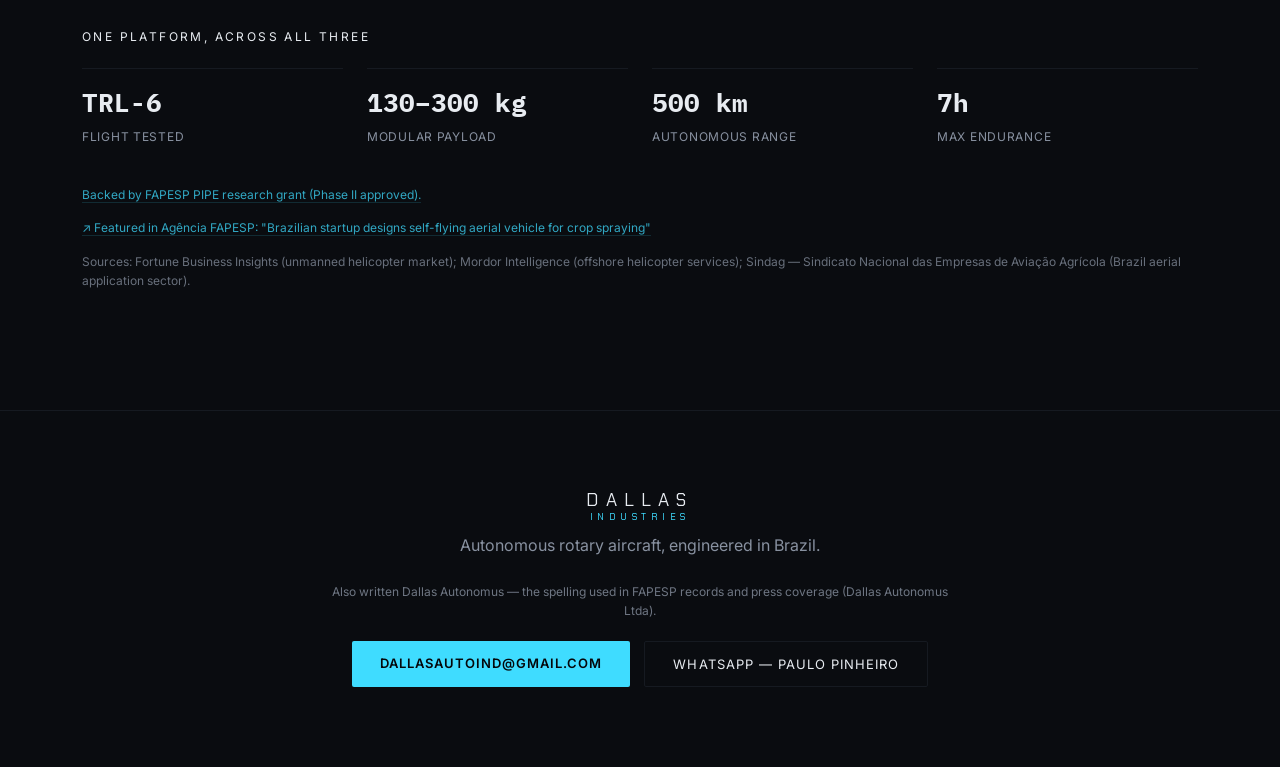
<file: market-intelligence.html>
<!DOCTYPE html>
<html lang="en">
<head>
    <meta charset="UTF-8">
    <meta name="viewport" content="width=device-width, initial-scale=1.0">
    <title>Dallas Autonomous (Dallas Autonomus) — Market Intelligence</title>
    <meta name="description" content="Cross-market comparison across defense, offshore and agribusiness — the three mission verticals for Dallas Autonomous's rotary aircraft platform.">
    <link rel="canonical" href="https://dallasautoind.vercel.app/market-intelligence.html">
    <meta property="og:type" content="website">
    <meta property="og:site_name" content="Dallas Autonomous">
    <meta property="og:url" content="https://dallasautoind.vercel.app/market-intelligence.html">
    <meta property="og:title" content="Dallas Autonomous (Dallas Autonomus) — Market Intelligence">
    <meta property="og:description" content="Cross-market comparison across defense, offshore and agribusiness — the three mission verticals for Dallas Autonomous's rotary aircraft platform.">
    <meta property="og:image" content="https://dallasautoind.vercel.app/og-image.jpg">
    <meta property="og:image:width" content="1200">
    <meta property="og:image:height" content="630">
    <meta name="twitter:card" content="summary_large_image">
    <meta name="twitter:title" content="Dallas Autonomous (Dallas Autonomus) — Market Intelligence">
    <meta name="twitter:description" content="Cross-market comparison across defense, offshore and agribusiness — the three mission verticals for Dallas Autonomous's rotary aircraft platform.">
    <meta name="twitter:image" content="https://dallasautoind.vercel.app/og-image.jpg">
    <link rel="icon" href="favicon.ico" sizes="any">
    <link rel="icon" href="icons/favicon-32.png" type="image/png" sizes="32x32">
    <link rel="icon" href="icons/favicon-192.png" type="image/png" sizes="192x192">
    <link rel="apple-touch-icon" href="icons/apple-touch-icon.png">
    <link rel="preconnect" href="https://fonts.googleapis.com">
    <link rel="preconnect" href="https://fonts.gstatic.com" crossorigin>
    <link href="https://fonts.googleapis.com/css2?family=Chakra+Petch:wght@400;500;600;700&family=Inter:wght@300;400;500;600;700;800&family=IBM+Plex+Mono:wght@400;500;600&display=swap" rel="stylesheet">
    <link rel="stylesheet" href="style.css">
    <link rel="stylesheet" href="platform.css">
    <link rel="stylesheet" href="market-intelligence.css">

    <script type="application/ld+json">
    {
        "@context": "https://schema.org",
        "@type": "Organization",
        "name": "Dallas Autonomous",
        "legalName": "Dallas Autonomus Ltda",
        "alternateName": ["Dallas Autonomus", "Dallas Autonomus Ltda", "Dallas Industries"],
        "url": "https://dallasautoind.vercel.app/",
        "logo": "https://dallasautoind.vercel.app/icons/favicon-512.png",
        "description": "Cross-market comparison across defense, offshore and agribusiness — the three mission verticals for Dallas Autonomous's rotary aircraft platform.",
        "email": "dallasautoind@gmail.com",
        "foundingDate": "2021-02",
        "address": {
            "@type": "PostalAddress",
            "addressCountry": "BR"
        }
    }
    </script>
    <!-- Google Analytics (GA4) — replace G-XXXXXXXXXX with your real Measurement ID
         once you create a free property at https://analytics.google.com -->
    <script async src="https://www.googletagmanager.com/gtag/js?id=G-XXXXXXXXXX"></script>
    <script>
        window.dataLayer = window.dataLayer || [];
        function gtag(){dataLayer.push(arguments);}
        gtag('js', new Date());
        gtag('config', 'G-XXXXXXXXXX');
    </script>

</head>
<body>
    <div id="background-grid"></div>
    <div id="background-glow"></div>

    <header>
        <a href="index.html" class="logo"><span class="logo-main">DALLAS</span><span class="logo-sub">INDUSTRIES</span></a>
        <nav>
            <a href="index.html#manifesto" data-i18n="nav.mission">Mission</a>
            <a href="index.html#technology" data-i18n="nav.technology">Technology</a>
            <a href="index.html#specifications" data-i18n="nav.specifications">Specifications</a>
            <a href="index.html#performance" data-i18n="nav.performance">Performance</a>
            <a href="index.html#platforms" data-i18n="nav.platforms">Platforms</a>
            <a href="index.html#investment" data-i18n="nav.investment">Investment</a>
            <a href="index.html#applications" data-i18n="nav.applications">Applications</a>
            <a href="news.html" data-news-link data-i18n="nav.news">News</a>
            <a href="index.html#contact" data-i18n="nav.contact">Contact</a>
        </nav>
        <div class="header-right">
            <div class="lang-switch" id="langSwitch" role="group" aria-label="Language">
                <button type="button" class="lang-btn active" data-lang="en" aria-pressed="true">EN</button>
                <span class="lang-divider">/</span>
                <button type="button" class="lang-btn" data-lang="pt" aria-pressed="false">PT</button>
            </div>
            <button class="nav-toggle" id="navToggle" aria-label="Open menu" aria-expanded="false">
                <span></span><span></span><span></span>
            </button>
        </div>
    </header>

    <section class="mi-hero">
        <a href="index.html#platforms" class="platform-back" data-i18n="platform.back">← All Platforms</a>
        <span class="mi-status-pill"><span class="mi-status-dot"></span><span data-i18n="marketIntel.statusPill">TRL-6 · FLIGHT TESTED</span></span>
        <span class="platform-hero-tag" data-i18n="marketIntel.tag">CROSS-MARKET INTELLIGENCE</span>
        <h1 data-i18n="marketIntel.title">Three niches. One autonomous platform.</h1>
        <p class="platform-hero-note" data-i18n="marketIntel.lead">A fast-scan comparison of the three mission verticals Dallas Autonomous targets — sized and sourced for investor due diligence, not projected.</p>
    </section>

    <section class="mi-body reveal">

        <div class="mi-grid">
            <div class="mi-card">
                <div class="mi-card-head"><span class="mi-icon" aria-hidden="true">🌱</span><span class="mi-card-name" data-i18n="marketIntel.agro.name">Agribusiness</span></div>
                <div class="mi-card-label" data-i18n="marketIntel.agro.marketLabel">AERIAL APPLICATION SECTOR (BRAZIL)</div>
                <strong class="mi-card-value">R$ 8,17 Bi</strong>
                <div class="mi-card-sub" data-i18n="marketIntel.agro.marketSub">2024 revenue, heading past R$10 Bi by 2028</div>
                <div class="mi-card-highlight" data-i18n="marketIntel.agro.highlight">World's 2nd-largest fleet</div>
            </div>
            <div class="mi-card">
                <div class="mi-card-head"><span class="mi-icon" aria-hidden="true">🛡️</span><span class="mi-card-name" data-i18n="marketIntel.defense.name">Defense</span></div>
                <div class="mi-card-label" data-i18n="marketIntel.defense.marketLabel">UNMANNED HELICOPTER MARKET (GLOBAL)</div>
                <strong class="mi-card-value">US$ 8,45 Bi</strong>
                <div class="mi-card-sub" data-i18n="marketIntel.defense.marketSub">2025 market size · 12.5% CAGR</div>
                <div class="mi-card-highlight" data-i18n="marketIntel.defense.highlight">North America leads, 33% share</div>
            </div>
            <div class="mi-card">
                <div class="mi-card-head"><span class="mi-icon" aria-hidden="true">⚓</span><span class="mi-card-name" data-i18n="marketIntel.offshore.name">Offshore</span></div>
                <div class="mi-card-label" data-i18n="marketIntel.offshore.marketLabel">OFFSHORE HELICOPTER SERVICES (GLOBAL)</div>
                <strong class="mi-card-value">US$ 3,82 Bi</strong>
                <div class="mi-card-sub" data-i18n="marketIntel.offshore.marketSub">2026 market size · 4.0% CAGR</div>
                <div class="mi-card-highlight" data-i18n="marketIntel.offshore.highlight">Oil &amp; gas = 70% of demand</div>
            </div>
        </div>

        <div class="mi-chart-panel">
            <small data-i18n="marketIntel.chartTitle">MARKET SIZE BY NICHE (US$ BI EQUIVALENT)</small>
            <svg viewBox="0 0 620 165" class="mi-chart" role="img" aria-label="Bar chart comparing market size across the three niches: Agribusiness Brazil 1.5 billion, Defense global 8.45 billion, Offshore global 3.82 billion dollars">
                <line x1="150" y1="10" x2="150" y2="155" class="mi-chart-axis"></line>
                <g>
                    <rect x="150" y="15" width="74" height="34" class="mi-bar mi-bar--agro" rx="3"></rect>
                    <text x="140" y="37" text-anchor="end" class="mi-bar-label" data-i18n="marketIntel.agro.chartLabel">Agribusiness (BR)</text>
                    <text x="232" y="37" class="mi-bar-value">US$ 1,5 Bi*</text>
                </g>
                <g>
                    <rect x="150" y="65" width="420" height="34" class="mi-bar mi-bar--defense" rx="3"></rect>
                    <text x="140" y="87" text-anchor="end" class="mi-bar-label" data-i18n="marketIntel.defense.chartLabel">Defense (global)</text>
                    <text x="565" y="87" text-anchor="end" class="mi-bar-value mi-bar-value--inside">US$ 8,45 Bi</text>
                </g>
                <g>
                    <rect x="150" y="115" width="190" height="34" class="mi-bar mi-bar--offshore" rx="3"></rect>
                    <text x="140" y="137" text-anchor="end" class="mi-bar-label" data-i18n="marketIntel.offshore.chartLabel">Offshore (global)</text>
                    <text x="358" y="137" class="mi-bar-value">US$ 3,82 Bi</text>
                </g>
            </svg>
            <p class="platform-source" data-i18n="marketIntel.chartNote">*Brazil-specific figure (aerial application sector, Sindag) converted at approx. R$5.4/US$ — not a national share of the global defense/offshore figures shown for comparison.</p>
        </div>

        <div class="mi-table-wrap">
            <table class="mi-table">
                <thead>
                    <tr>
                        <th data-i18n="marketIntel.table.header">GROWTH DRIVER</th>
                        <th data-i18n="marketIntel.agro.name">Agribusiness</th>
                        <th data-i18n="marketIntel.defense.name">Defense</th>
                        <th data-i18n="marketIntel.offshore.name">Offshore</th>
                    </tr>
                </thead>
                <tbody>
                    <tr>
                        <td data-i18n="marketIntel.table.customerRow">Target customer</td>
                        <td data-i18n="marketIntel.agro.customer">Large farms &amp; cooperatives</td>
                        <td data-i18n="marketIntel.defense.customer">Government &amp; defense agencies</td>
                        <td data-i18n="marketIntel.offshore.customer">Oil &amp; gas operators</td>
                    </tr>
                    <tr>
                        <td data-i18n="marketIntel.table.painRow">Pain Dallas solves</td>
                        <td data-i18n="marketIntel.agro.pain">Pilot shortage, area scale</td>
                        <td data-i18n="marketIntel.defense.pain">ISR &amp; logistics without crew exposure</td>
                        <td data-i18n="marketIntel.offshore.pain">Cost &amp; risk of crewed flight</td>
                    </tr>
                </tbody>
            </table>
        </div>

        <div class="platform-block">
            <small data-i18n="marketIntel.specsTitle">ONE PLATFORM, ACROSS ALL THREE</small>
            <div class="why-grid">
                <div class="why-stat"><strong>TRL-6</strong><span data-i18n="marketIntel.spec1">Flight Tested</span></div>
                <div class="why-stat"><strong>130–300 kg</strong><span data-i18n="marketIntel.spec2">Modular Payload</span></div>
                <div class="why-stat"><strong>500 km</strong><span data-i18n="marketIntel.spec3">Autonomous Range</span></div>
                <div class="why-stat"><strong>7h</strong><span data-i18n="marketIntel.spec4">Max Endurance</span></div>
            </div>
        </div>

        <p class="platform-source mi-footnote"><a href="https://bv.fapesp.br/pt/auxilios/111413/desenvolvimento-e-operacao-de-vantsdrones-autonomos-para-o-setor-agricola-com-alta-alta-capacidade-d/" target="_blank" rel="noopener" data-i18n="investment.footnote">Backed by FAPESP PIPE research grant (Phase II approved).</a></p>
        <p class="platform-source"><a href="https://agencia.fapesp.br/brazilian-startup-designs-self-flying-aerial-vehicle-for-crop-spraying/51590" target="_blank" rel="noopener" data-i18n="investment.pressLink">↗ Featured in Agência FAPESP: "Brazilian startup designs self-flying aerial vehicle for crop spraying"</a></p>
        <p class="platform-source" data-i18n="marketIntel.sources">Sources: Fortune Business Insights (unmanned helicopter market); Mordor Intelligence (offshore helicopter services); Sindag — Sindicato Nacional das Empresas de Aviação Agrícola (Brazil aerial application sector).</p>

    </section>

    <footer id="contact">
        <div class="footer-inner">
            <a href="index.html" class="logo"><span class="logo-main">DALLAS</span><span class="logo-sub">INDUSTRIES</span></a>
            <p data-i18n="footer.tagline">Autonomous rotary aircraft, engineered in Brazil.</p>
            <p class="footer-aka" data-i18n="footer.aka">Also written Dallas Autonomus — the spelling used in FAPESP records and press coverage (Dallas Autonomus Ltda).</p>
            <div class="footer-contact">
                <a href="mailto:dallasautoind@gmail.com" class="btn-primary">dallasautoind@gmail.com</a>
                <a href="https://wa.me/5512920004011" target="_blank" rel="noopener" class="btn-secondary">WhatsApp — Paulo Pinheiro</a>
            </div>
        </div>
    </footer>

    <script src="i18n.js"></script>
    <script src="script.js"></script>
    <a href="https://wa.me/5512920004011" target="_blank" rel="noopener" class="whatsapp-float" aria-label="WhatsApp">
        <svg viewBox="0 0 32 32" width="28" height="28" fill="currentColor" aria-hidden="true"><path d="M16.02 3C9.4 3 4 8.4 4 15.02c0 2.36.66 4.56 1.8 6.44L4 29l7.72-1.76a12.9 12.9 0 0 0 4.3.74h.01C22.65 27.98 28 22.6 28 15.98 28 9.36 22.65 3 16.02 3zm7.14 18.1c-.3.85-1.5 1.56-2.44 1.76-.65.13-1.5.24-4.34-.93-3.64-1.5-5.98-5.2-6.16-5.44-.18-.24-1.47-1.96-1.47-3.74 0-1.78.93-2.65 1.26-3.02.33-.36.72-.45.96-.45.24 0 .48 0 .68.01.22.01.52-.08.81.62.3.72 1.02 2.5 1.11 2.68.09.18.15.4.03.64-.12.24-.18.4-.36.6-.18.22-.38.48-.54.64-.18.18-.37.38-.16.74.21.36.94 1.55 2.02 2.51 1.39 1.24 2.56 1.62 2.92 1.8.36.18.57.15.78-.09.21-.24.9-1.05 1.14-1.41.24-.36.48-.3.81-.18.33.12 2.1 .99 2.46 1.17.36.18.6.27.69.42.09.15.09.87-.21 1.72z"/></svg>
    </a>

</body>
</html>
</file>
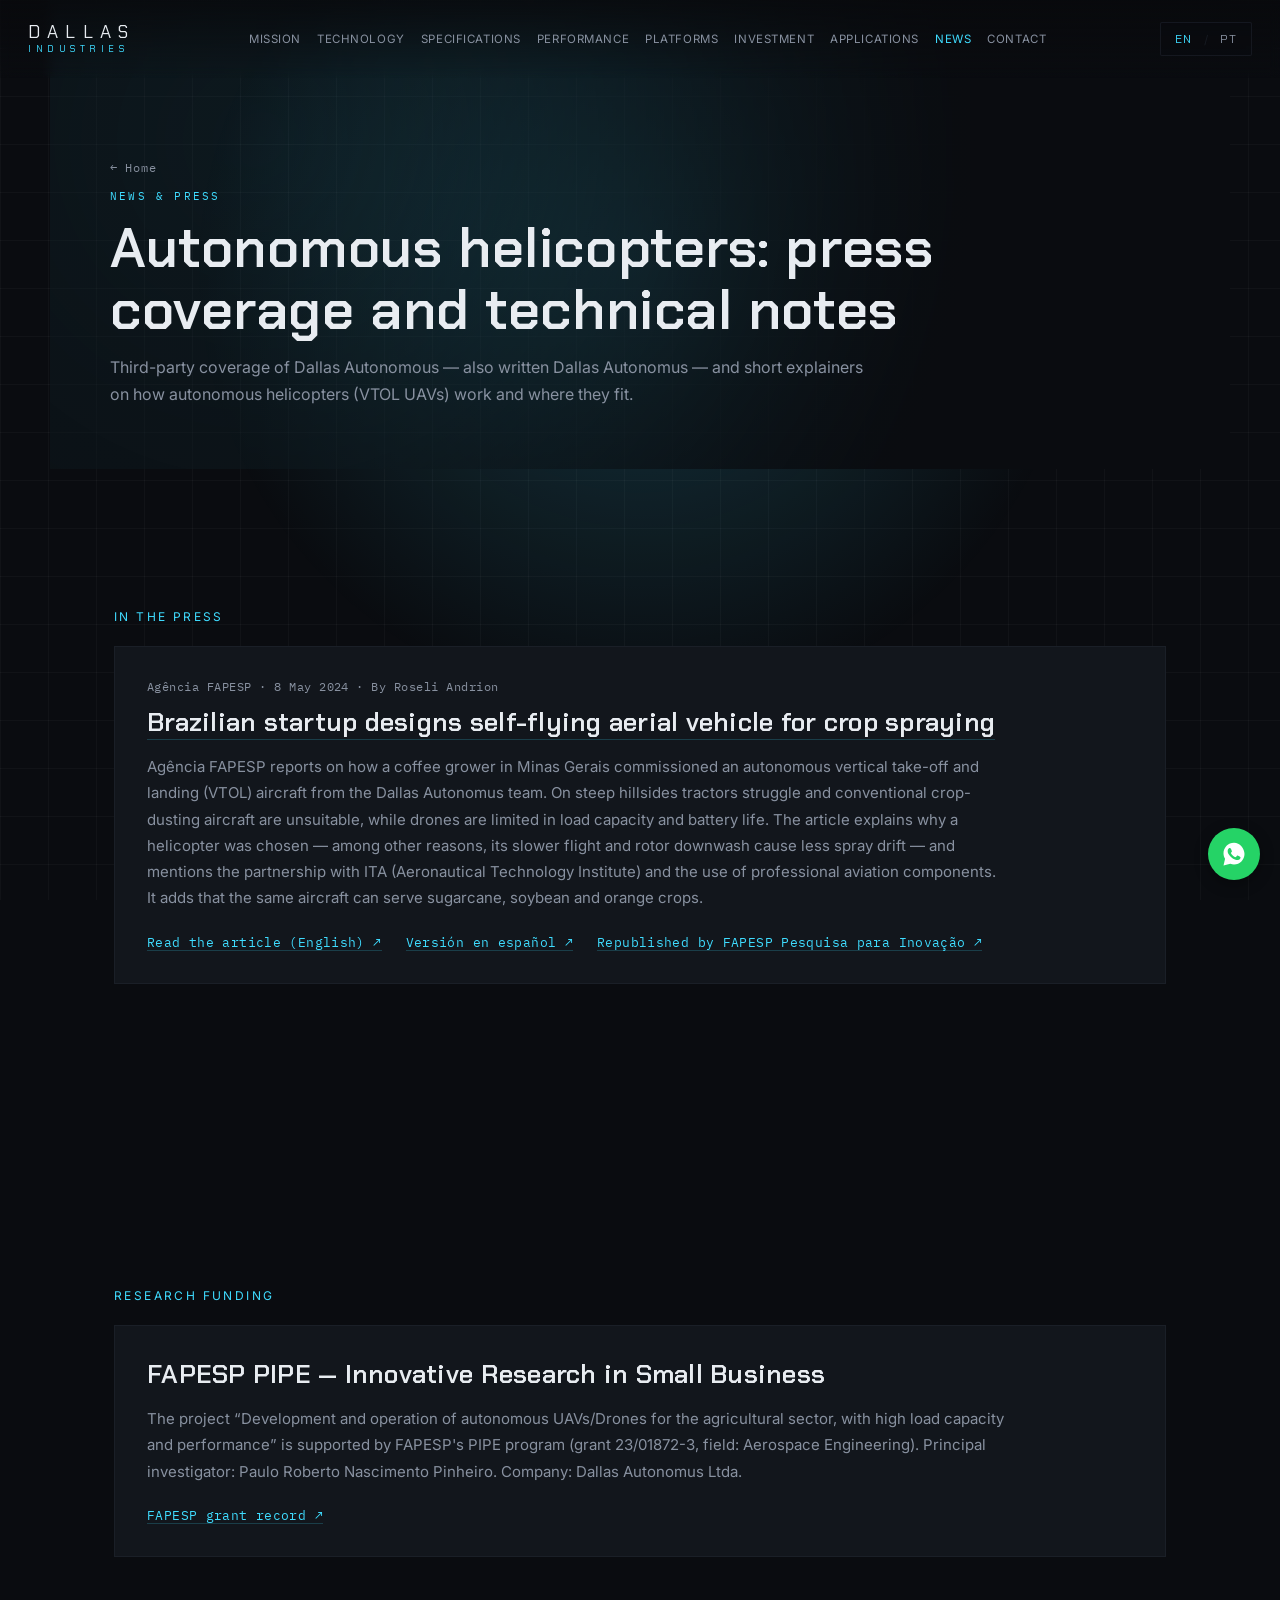
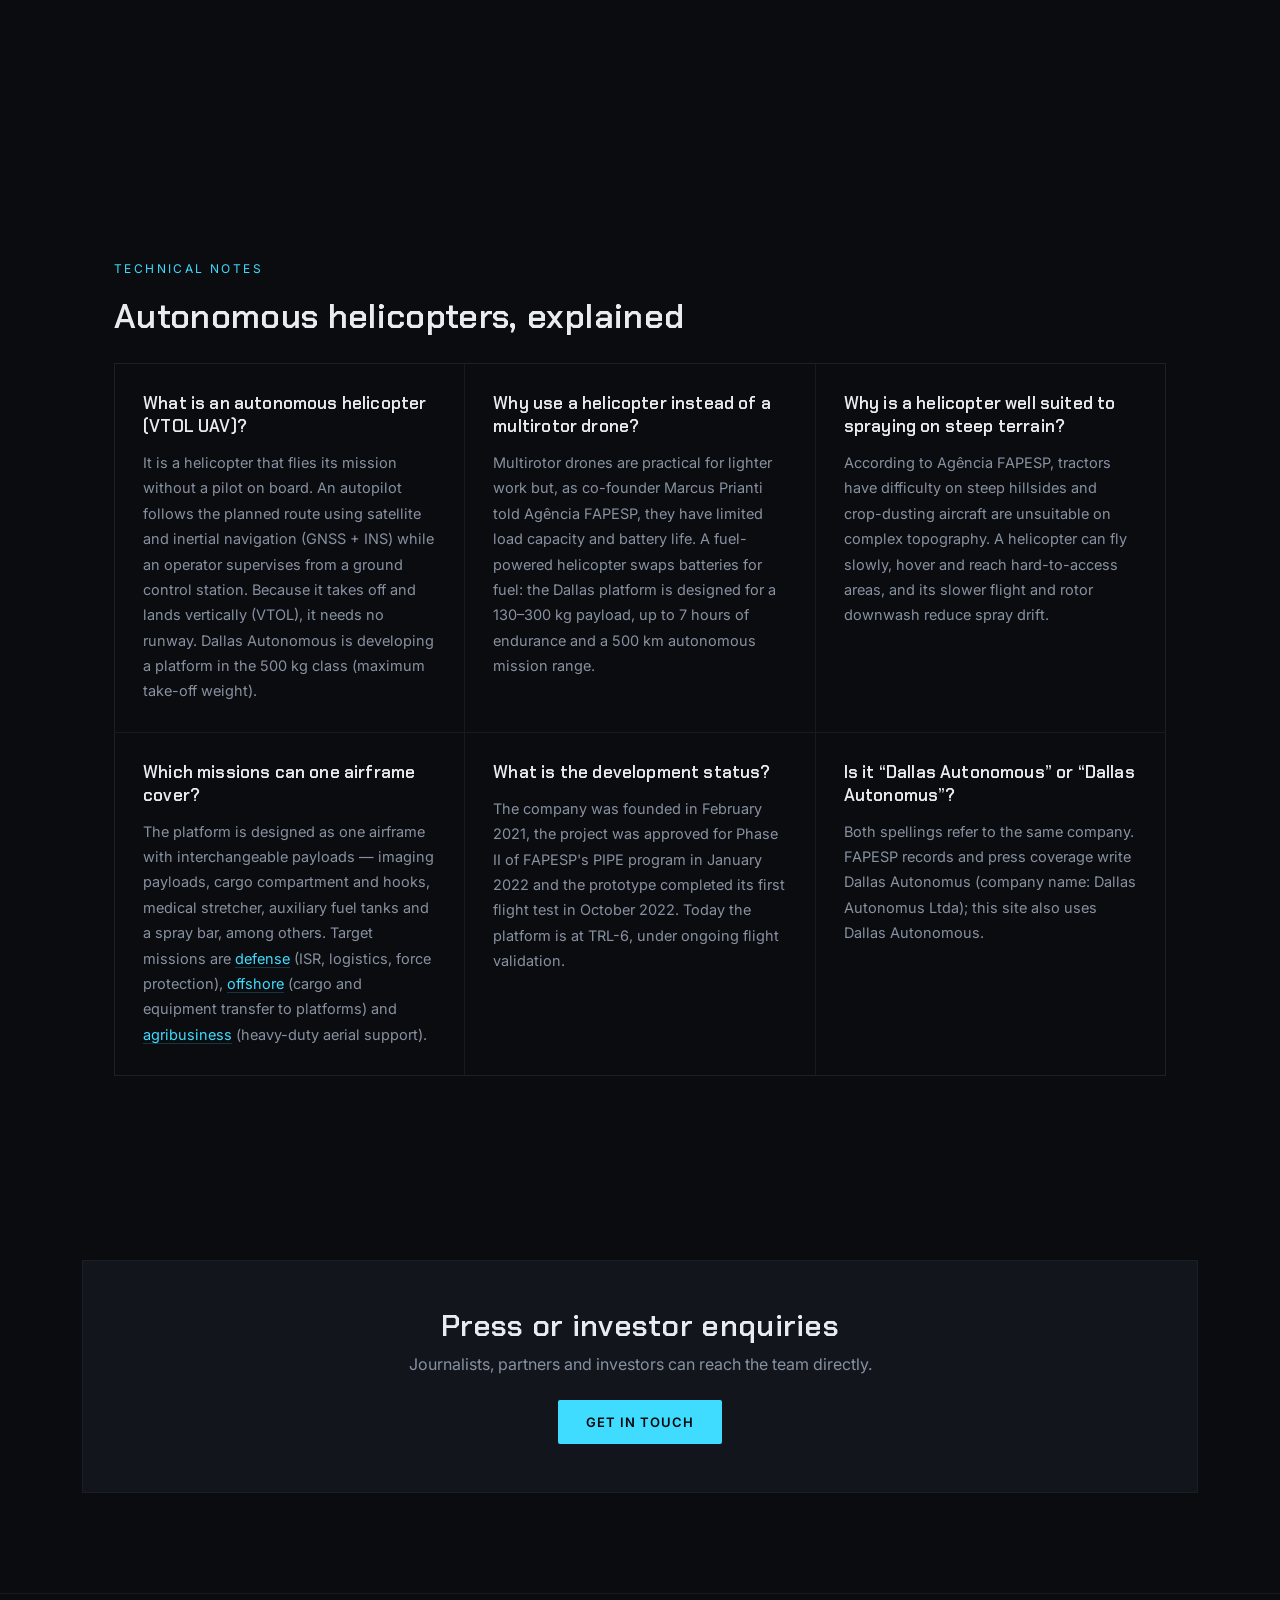
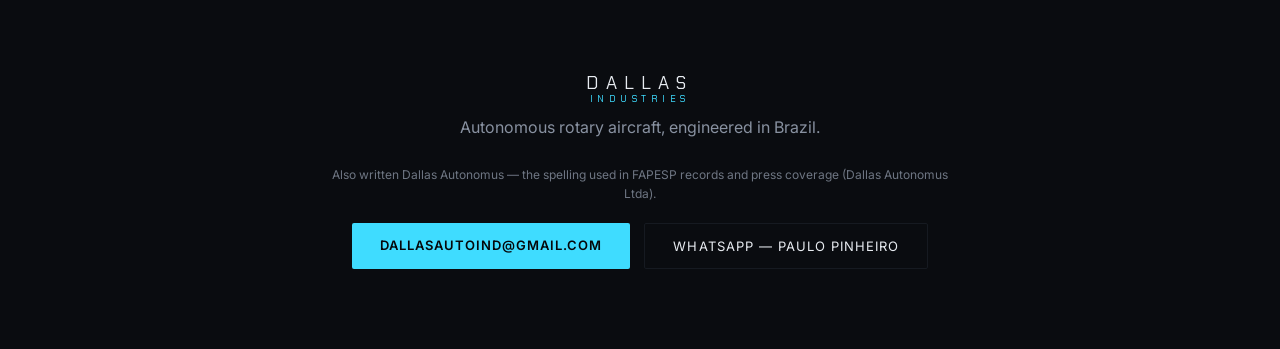
<file: news.html>
<!DOCTYPE html>
<html lang="en">
<head>
    <meta charset="UTF-8">
    <meta name="viewport" content="width=device-width, initial-scale=1.0">
    <title>News &amp; Technical Notes — Dallas Autonomous (Dallas Autonomus)</title>
    <meta name="description" content="Press coverage and technical notes on Dallas Autonomous (Dallas Autonomus), the Brazilian developer of heavy-duty autonomous helicopters (VTOL UAV), backed by FAPESP.">
    <link rel="canonical" href="https://dallasautoind.vercel.app/news.html">
    <link rel="alternate" hreflang="en" href="https://dallasautoind.vercel.app/news.html">
    <link rel="alternate" hreflang="pt-BR" href="https://dallasautoind.vercel.app/noticias.html">
    <link rel="alternate" hreflang="x-default" href="https://dallasautoind.vercel.app/news.html">
    <meta property="og:type" content="website">
    <meta property="og:site_name" content="Dallas Autonomous">
    <meta property="og:locale" content="en_US">
    <meta property="og:url" content="https://dallasautoind.vercel.app/news.html">
    <meta property="og:title" content="News &amp; Technical Notes — Dallas Autonomous (Dallas Autonomus)">
    <meta property="og:description" content="Press coverage and technical notes on Dallas Autonomous (Dallas Autonomus), the Brazilian developer of heavy-duty autonomous helicopters (VTOL UAV), backed by FAPESP.">
    <meta property="og:image" content="https://dallasautoind.vercel.app/og-image.jpg">
    <meta property="og:image:width" content="1200">
    <meta property="og:image:height" content="630">
    <meta name="twitter:card" content="summary_large_image">
    <meta name="twitter:title" content="News &amp; Technical Notes — Dallas Autonomous (Dallas Autonomus)">
    <meta name="twitter:description" content="Press coverage and technical notes on Dallas Autonomous (Dallas Autonomus), the Brazilian developer of heavy-duty autonomous helicopters (VTOL UAV), backed by FAPESP.">
    <meta name="twitter:image" content="https://dallasautoind.vercel.app/og-image.jpg">
    <link rel="icon" href="favicon.ico" sizes="any">
    <link rel="icon" href="icons/favicon-32.png" type="image/png" sizes="32x32">
    <link rel="icon" href="icons/favicon-192.png" type="image/png" sizes="192x192">
    <link rel="apple-touch-icon" href="icons/apple-touch-icon.png">
    <link rel="preconnect" href="https://fonts.googleapis.com">
    <link rel="preconnect" href="https://fonts.gstatic.com" crossorigin>
    <link href="https://fonts.googleapis.com/css2?family=Chakra+Petch:wght@400;500;600;700&family=Inter:wght@300;400;500;600;700;800&family=IBM+Plex+Mono:wght@400;500;600&display=swap" rel="stylesheet">
    <link rel="stylesheet" href="style.css">
    <link rel="stylesheet" href="news.css">

    <script type="application/ld+json">
{
    "@context": "https://schema.org",
    "@type": "Organization",
    "name": "Dallas Autonomous",
    "legalName": "Dallas Autonomus Ltda",
    "alternateName": [
        "Dallas Autonomus",
        "Dallas Autonomus Ltda",
        "Dallas Industries"
    ],
    "url": "https://dallasautoind.vercel.app/",
    "logo": "https://dallasautoind.vercel.app/icons/favicon-512.png",
    "email": "dallasautoind@gmail.com",
    "foundingDate": "2021-02",
    "address": {
        "@type": "PostalAddress",
        "addressCountry": "BR"
    }
}
    </script>
    <script type="application/ld+json">
{
    "@context": "https://schema.org",
    "@type": "CollectionPage",
    "name": "News & Technical Notes — Dallas Autonomous (Dallas Autonomus)",
    "description": "Press coverage and technical notes on Dallas Autonomous (Dallas Autonomus), the Brazilian developer of heavy-duty autonomous helicopters (VTOL UAV), backed by FAPESP.",
    "url": "https://dallasautoind.vercel.app/news.html",
    "inLanguage": "en",
    "isPartOf": {
        "@type": "WebSite",
        "name": "Dallas Autonomous",
        "url": "https://dallasautoind.vercel.app/"
    },
    "about": {
        "@type": "Organization",
        "name": "Dallas Autonomous",
        "alternateName": "Dallas Autonomus"
    }
}
    </script>
    <script type="application/ld+json">
{
    "@context": "https://schema.org",
    "@type": "FAQPage",
    "inLanguage": "en",
    "mainEntity": [
        {
            "@type": "Question",
            "name": "What is an autonomous helicopter (VTOL UAV)?",
            "acceptedAnswer": {
                "@type": "Answer",
                "text": "It is a helicopter that flies its mission without a pilot on board. An autopilot follows the planned route using satellite and inertial navigation (GNSS + INS) while an operator supervises from a ground control station. Because it takes off and lands vertically (VTOL), it needs no runway. Dallas Autonomous is developing a platform in the 500 kg class (maximum take-off weight)."
            }
        },
        {
            "@type": "Question",
            "name": "Why use a helicopter instead of a multirotor drone?",
            "acceptedAnswer": {
                "@type": "Answer",
                "text": "Multirotor drones are practical for lighter work but, as co-founder Marcus Prianti told Agência FAPESP, they have limited load capacity and battery life. A fuel-powered helicopter swaps batteries for fuel: the Dallas platform is designed for a 130–300 kg payload, up to 7 hours of endurance and a 500 km autonomous mission range."
            }
        },
        {
            "@type": "Question",
            "name": "Why is a helicopter well suited to spraying on steep terrain?",
            "acceptedAnswer": {
                "@type": "Answer",
                "text": "According to Agência FAPESP, tractors have difficulty on steep hillsides and crop-dusting aircraft are unsuitable on complex topography. A helicopter can fly slowly, hover and reach hard-to-access areas, and its slower flight and rotor downwash reduce spray drift."
            }
        },
        {
            "@type": "Question",
            "name": "Which missions can one airframe cover?",
            "acceptedAnswer": {
                "@type": "Answer",
                "text": "The platform is designed as one airframe with interchangeable payloads — imaging payloads, cargo compartment and hooks, medical stretcher, auxiliary fuel tanks and a spray bar, among others. Target missions are defense (ISR, logistics, force protection), offshore (cargo and equipment transfer to platforms) and agribusiness (heavy-duty aerial support)."
            }
        },
        {
            "@type": "Question",
            "name": "What is the development status?",
            "acceptedAnswer": {
                "@type": "Answer",
                "text": "The company was founded in February 2021, the project was approved for Phase II of FAPESP's PIPE program in January 2022 and the prototype completed its first flight test in October 2022. Today the platform is at TRL-6, under ongoing flight validation."
            }
        },
        {
            "@type": "Question",
            "name": "Is it “Dallas Autonomous” or “Dallas Autonomus”?",
            "acceptedAnswer": {
                "@type": "Answer",
                "text": "Both spellings refer to the same company. FAPESP records and press coverage write Dallas Autonomus (company name: Dallas Autonomus Ltda); this site also uses Dallas Autonomous."
            }
        }
    ]
}
    </script>
    <!-- Google Analytics (GA4) — replace G-XXXXXXXXXX with your real Measurement ID
         once you create a free property at https://analytics.google.com -->
    <script async src="https://www.googletagmanager.com/gtag/js?id=G-XXXXXXXXXX"></script>
    <script>
        window.dataLayer = window.dataLayer || [];
        function gtag(){dataLayer.push(arguments);}
        gtag('js', new Date());
        gtag('config', 'G-XXXXXXXXXX');
    </script>
</head>
<body data-static-lang="en" data-alt-en="news.html" data-alt-pt="noticias.html">
    <div id="background-grid"></div>
    <div id="background-glow"></div>

    <header>
        <a href="index.html" class="logo"><span class="logo-main">DALLAS</span><span class="logo-sub">INDUSTRIES</span></a>
        <nav>
            <a href="index.html#manifesto" data-i18n="nav.mission">Mission</a>
            <a href="index.html#technology" data-i18n="nav.technology">Technology</a>
            <a href="index.html#specifications" data-i18n="nav.specifications">Specifications</a>
            <a href="index.html#performance" data-i18n="nav.performance">Performance</a>
            <a href="index.html#platforms" data-i18n="nav.platforms">Platforms</a>
            <a href="index.html#investment" data-i18n="nav.investment">Investment</a>
            <a href="index.html#applications" data-i18n="nav.applications">Applications</a>
            <a href="news.html" class="nav-current" aria-current="page" data-i18n="nav.news">News</a>
            <a href="index.html#contact" data-i18n="nav.contact">Contact</a>
        </nav>
        <div class="header-right">
            <div class="lang-switch" id="langSwitch" role="group" aria-label="Language">
                <button type="button" class="lang-btn active" data-lang="en" aria-pressed="true">EN</button>
                <span class="lang-divider">/</span>
                <button type="button" class="lang-btn" data-lang="pt" aria-pressed="false">PT</button>
            </div>
            <button class="nav-toggle" id="navToggle" aria-label="Open menu" aria-expanded="false">
                <span></span><span></span><span></span>
            </button>
        </div>
    </header>

    <section class="news-hero">
        <a href="index.html" class="news-back">← Home</a>
        <span class="news-tag">NEWS &amp; PRESS</span>
        <h1>Autonomous helicopters: press coverage and technical notes</h1>
        <p class="news-lead">Third-party coverage of Dallas Autonomous — also written Dallas Autonomus — and short explainers on how autonomous helicopters (VTOL UAVs) work and where they fit.</p>
    </section>

    <main class="news-body">
        <section class="news-section reveal">
            <small>IN THE PRESS</small>
            <article class="news-card">
                <span class="news-meta">Agência FAPESP · 8 May 2024 · By Roseli Andrion</span>
                <h2><a href="https://agencia.fapesp.br/brazilian-startup-designs-self-flying-aerial-vehicle-for-crop-spraying/51590" target="_blank" rel="noopener">Brazilian startup designs self-flying aerial vehicle for crop spraying</a></h2>
                <p>Agência FAPESP reports on how a coffee grower in Minas Gerais commissioned an autonomous vertical take-off and landing (VTOL) aircraft from the Dallas Autonomus team. On steep hillsides tractors struggle and conventional crop-dusting aircraft are unsuitable, while drones are limited in load capacity and battery life. The article explains why a helicopter was chosen — among other reasons, its slower flight and rotor downwash cause less spray drift — and mentions the partnership with ITA (Aeronautical Technology Institute) and the use of professional aviation components. It adds that the same aircraft can serve sugarcane, soybean and orange crops.</p>
                <div class="news-links">
                    <a href="https://agencia.fapesp.br/brazilian-startup-designs-self-flying-aerial-vehicle-for-crop-spraying/51590" target="_blank" rel="noopener">Read the article (English) ↗</a>
                    <a href="https://agencia.fapesp.br/51595" target="_blank" rel="noopener">Versión en español ↗</a>
                    <a href="https://pesquisaparainovacao.fapesp.br/3126" target="_blank" rel="noopener">Republished by FAPESP Pesquisa para Inovação ↗</a>
                </div>
            </article>
        </section>

        <section class="news-section reveal">
            <small>RESEARCH FUNDING</small>
            <article class="news-card">
                <h2>FAPESP PIPE — Innovative Research in Small Business</h2>
                <p>The project “Development and operation of autonomous UAVs/Drones for the agricultural sector, with high load capacity and performance” is supported by FAPESP's PIPE program (grant 23/01872-3, field: Aerospace Engineering). Principal investigator: Paulo Roberto Nascimento Pinheiro. Company: Dallas Autonomus Ltda.</p>
                <div class="news-links">
                    <a href="https://bv.fapesp.br/en/bolsas/210458" target="_blank" rel="noopener">FAPESP grant record ↗</a>
                </div>
            </article>
        </section>

        <section class="news-section reveal">
            <small>TECHNICAL NOTES</small>
            <h2 class="news-section-title">Autonomous helicopters, explained</h2>
            <div class="faq-list">
            <div class="faq-item">
                <h3>What is an autonomous helicopter (VTOL UAV)?</h3>
                <p>It is a helicopter that flies its mission without a pilot on board. An autopilot follows the planned route using satellite and inertial navigation (GNSS + INS) while an operator supervises from a ground control station. Because it takes off and lands vertically (VTOL), it needs no runway. Dallas Autonomous is developing a platform in the 500 kg class (maximum take-off weight).</p>
            </div>
            <div class="faq-item">
                <h3>Why use a helicopter instead of a multirotor drone?</h3>
                <p>Multirotor drones are practical for lighter work but, as co-founder Marcus Prianti told Agência FAPESP, they have limited load capacity and battery life. A fuel-powered helicopter swaps batteries for fuel: the Dallas platform is designed for a 130–300 kg payload, up to 7 hours of endurance and a 500 km autonomous mission range.</p>
            </div>
            <div class="faq-item">
                <h3>Why is a helicopter well suited to spraying on steep terrain?</h3>
                <p>According to Agência FAPESP, tractors have difficulty on steep hillsides and crop-dusting aircraft are unsuitable on complex topography. A helicopter can fly slowly, hover and reach hard-to-access areas, and its slower flight and rotor downwash reduce spray drift.</p>
            </div>
            <div class="faq-item">
                <h3>Which missions can one airframe cover?</h3>
                <p>The platform is designed as one airframe with interchangeable payloads — imaging payloads, cargo compartment and hooks, medical stretcher, auxiliary fuel tanks and a spray bar, among others. Target missions are <a href="platform-defense.html">defense</a> (ISR, logistics, force protection), <a href="platform-offshore.html">offshore</a> (cargo and equipment transfer to platforms) and <a href="platform-agribusiness.html">agribusiness</a> (heavy-duty aerial support).</p>
            </div>
            <div class="faq-item">
                <h3>What is the development status?</h3>
                <p>The company was founded in February 2021, the project was approved for Phase II of FAPESP's PIPE program in January 2022 and the prototype completed its first flight test in October 2022. Today the platform is at TRL-6, under ongoing flight validation.</p>
            </div>
            <div class="faq-item">
                <h3>Is it “Dallas Autonomous” or “Dallas Autonomus”?</h3>
                <p>Both spellings refer to the same company. FAPESP records and press coverage write Dallas Autonomus (company name: Dallas Autonomus Ltda); this site also uses Dallas Autonomous.</p>
            </div>
            </div>
        </section>

        <section class="news-cta reveal">
            <h2>Press or investor enquiries</h2>
            <p>Journalists, partners and investors can reach the team directly.</p>
            <a href="index.html#contact" class="btn-primary">Get in touch</a>
        </section>
    </main>

    <footer id="contact">
        <div class="footer-inner">
            <a href="index.html" class="logo"><span class="logo-main">DALLAS</span><span class="logo-sub">INDUSTRIES</span></a>
            <p data-i18n="footer.tagline">Autonomous rotary aircraft, engineered in Brazil.</p>
            <p class="footer-aka" data-i18n="footer.aka">Also written Dallas Autonomus — the spelling used in FAPESP records and press coverage (Dallas Autonomus Ltda).</p>
            <div class="footer-contact">
                <a href="mailto:dallasautoind@gmail.com" class="btn-primary">dallasautoind@gmail.com</a>
                <a href="https://wa.me/5512920004011" target="_blank" rel="noopener" class="btn-secondary">WhatsApp — Paulo Pinheiro</a>
            </div>
        </div>
    </footer>

    <script src="i18n.js"></script>
    <script src="script.js"></script>
    <a href="https://wa.me/5512920004011" target="_blank" rel="noopener" class="whatsapp-float" aria-label="WhatsApp">
        <svg viewBox="0 0 32 32" width="28" height="28" fill="currentColor" aria-hidden="true"><path d="M16.02 3C9.4 3 4 8.4 4 15.02c0 2.36.66 4.56 1.8 6.44L4 29l7.72-1.76a12.9 12.9 0 0 0 4.3.74h.01C22.65 27.98 28 22.6 28 15.98 28 9.36 22.65 3 16.02 3zm7.14 18.1c-.3.85-1.5 1.56-2.44 1.76-.65.13-1.5.24-4.34-.93-3.64-1.5-5.98-5.2-6.16-5.44-.18-.24-1.47-1.96-1.47-3.74 0-1.78.93-2.65 1.26-3.02.33-.36.72-.45.96-.45.24 0 .48 0 .68.01.22.01.52-.08.81.62.3.72 1.02 2.5 1.11 2.68.09.18.15.4.03.64-.12.24-.18.4-.36.6-.18.22-.38.48-.54.64-.18.18-.37.38-.16.74.21.36.94 1.55 2.02 2.51 1.39 1.24 2.56 1.62 2.92 1.8.36.18.57.15.78-.09.21-.24.9-1.05 1.14-1.41.24-.36.48-.3.81-.18.33.12 2.1 .99 2.46 1.17.36.18.6.27.69.42.09.15.09.87-.21 1.72z"/></svg>
    </a>

</body>
</html>
</file>
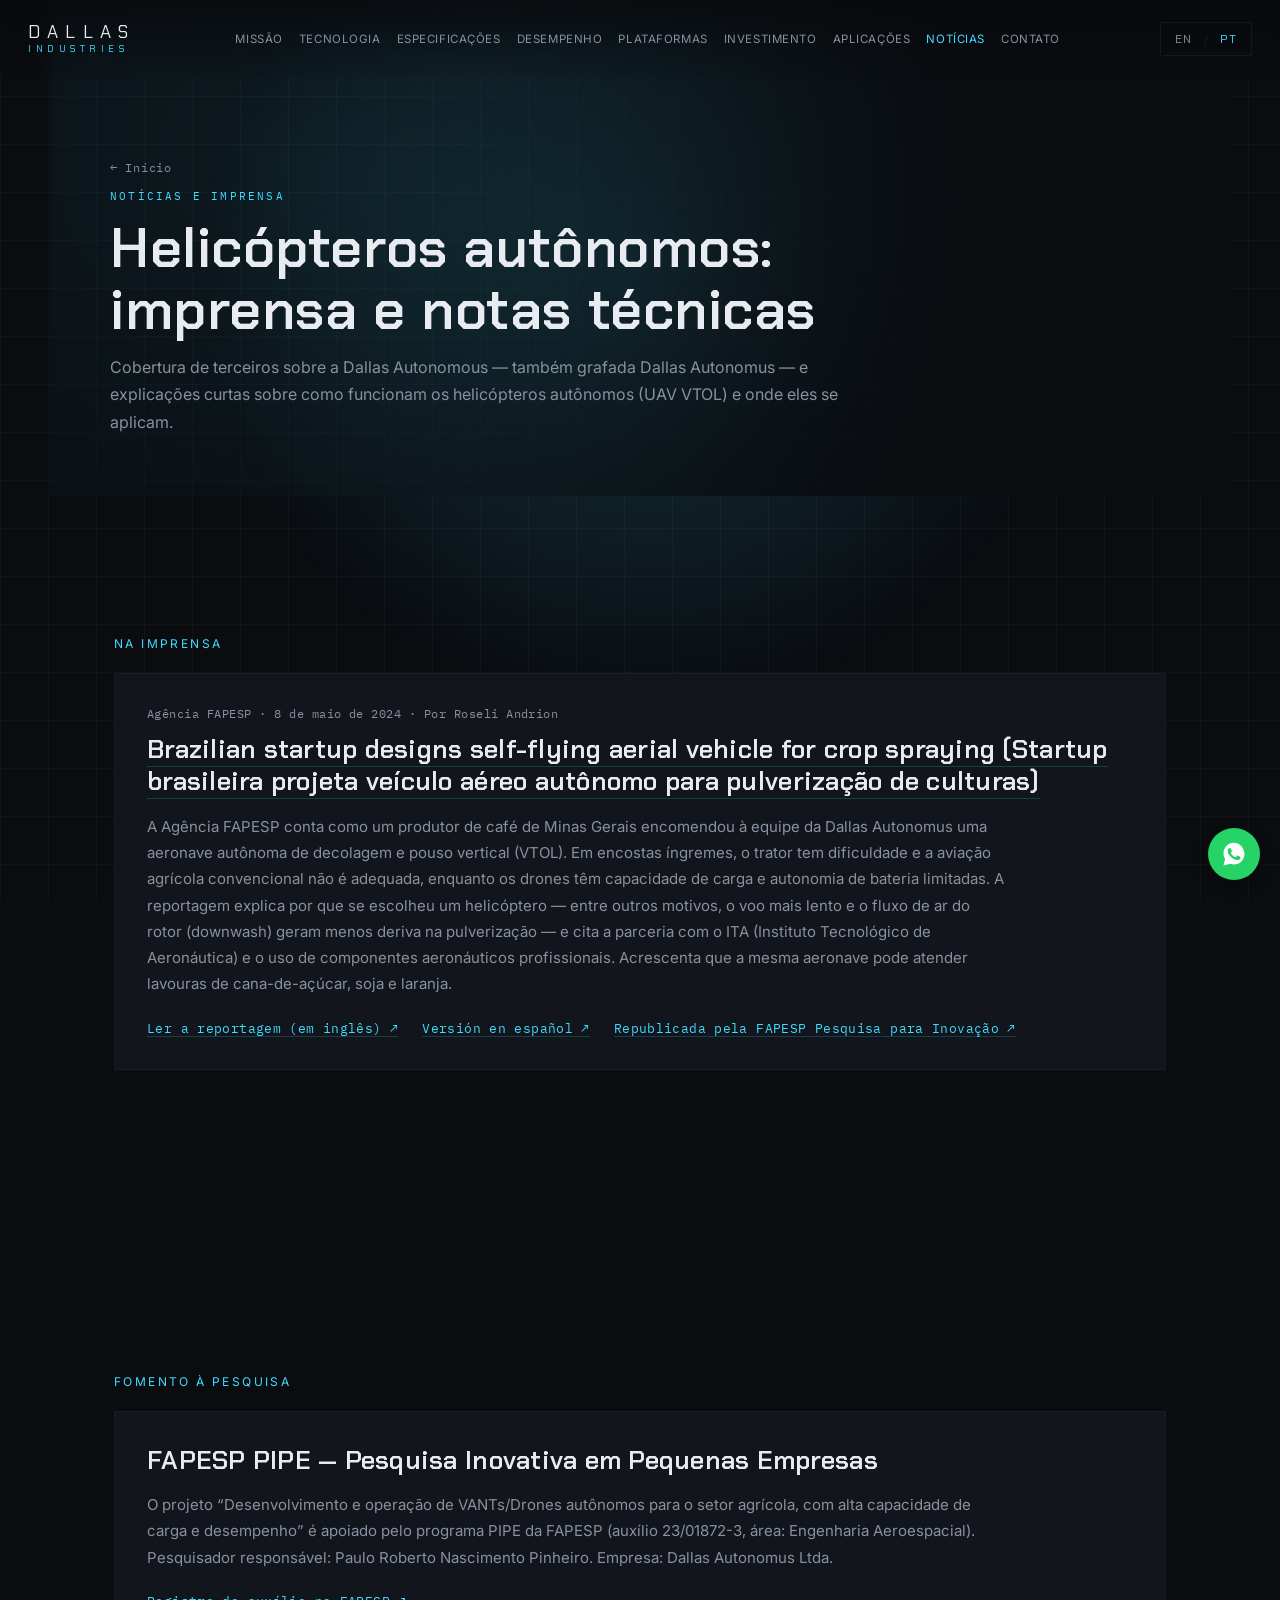
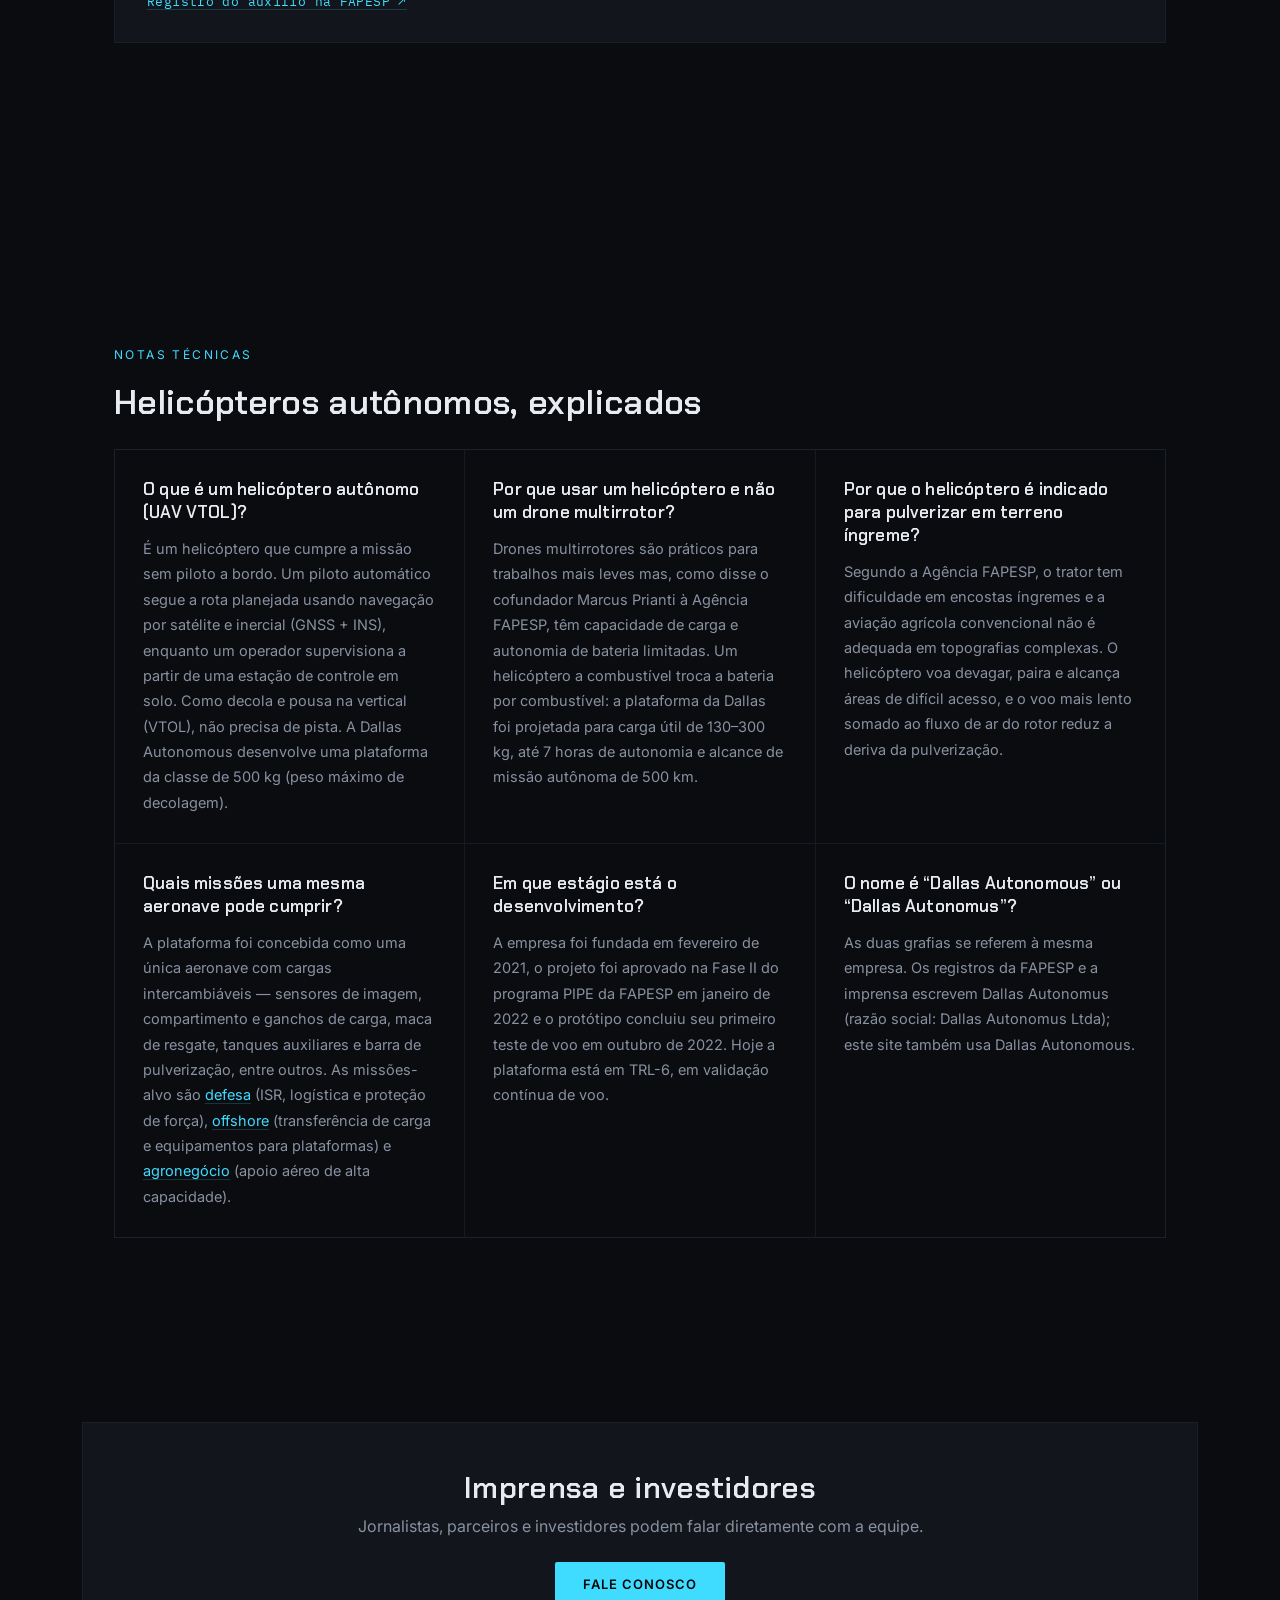
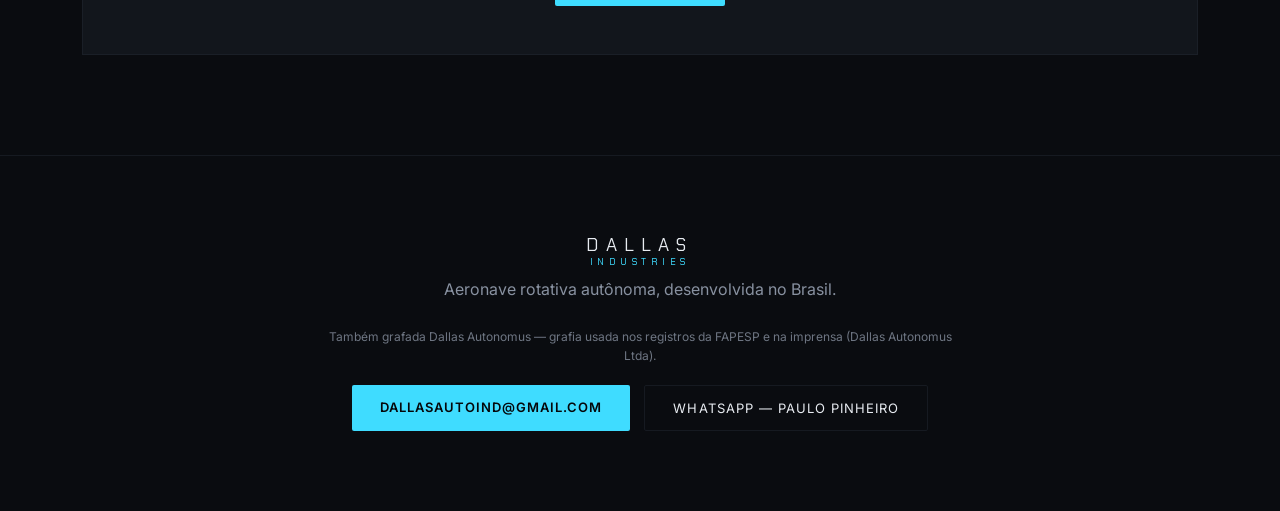
<file: noticias.html>
<!DOCTYPE html>
<html lang="pt-BR">
<head>
    <meta charset="UTF-8">
    <meta name="viewport" content="width=device-width, initial-scale=1.0">
    <title>Notícias e Notas Técnicas — Dallas Autonomous (Dallas Autonomus)</title>
    <meta name="description" content="Cobertura da imprensa e notas técnicas sobre a Dallas Autonomous (Dallas Autonomus), desenvolvedora brasileira de helicópteros autônomos de alta capacidade (UAV VTOL), apoiada pela FAPESP.">
    <link rel="canonical" href="https://dallasautoind.vercel.app/noticias.html">
    <link rel="alternate" hreflang="en" href="https://dallasautoind.vercel.app/news.html">
    <link rel="alternate" hreflang="pt-BR" href="https://dallasautoind.vercel.app/noticias.html">
    <link rel="alternate" hreflang="x-default" href="https://dallasautoind.vercel.app/news.html">
    <meta property="og:type" content="website">
    <meta property="og:site_name" content="Dallas Autonomous">
    <meta property="og:locale" content="pt_BR">
    <meta property="og:url" content="https://dallasautoind.vercel.app/noticias.html">
    <meta property="og:title" content="Notícias e Notas Técnicas — Dallas Autonomous (Dallas Autonomus)">
    <meta property="og:description" content="Cobertura da imprensa e notas técnicas sobre a Dallas Autonomous (Dallas Autonomus), desenvolvedora brasileira de helicópteros autônomos de alta capacidade (UAV VTOL), apoiada pela FAPESP.">
    <meta property="og:image" content="https://dallasautoind.vercel.app/og-image.jpg">
    <meta property="og:image:width" content="1200">
    <meta property="og:image:height" content="630">
    <meta name="twitter:card" content="summary_large_image">
    <meta name="twitter:title" content="Notícias e Notas Técnicas — Dallas Autonomous (Dallas Autonomus)">
    <meta name="twitter:description" content="Cobertura da imprensa e notas técnicas sobre a Dallas Autonomous (Dallas Autonomus), desenvolvedora brasileira de helicópteros autônomos de alta capacidade (UAV VTOL), apoiada pela FAPESP.">
    <meta name="twitter:image" content="https://dallasautoind.vercel.app/og-image.jpg">
    <link rel="icon" href="favicon.ico" sizes="any">
    <link rel="icon" href="icons/favicon-32.png" type="image/png" sizes="32x32">
    <link rel="icon" href="icons/favicon-192.png" type="image/png" sizes="192x192">
    <link rel="apple-touch-icon" href="icons/apple-touch-icon.png">
    <link rel="preconnect" href="https://fonts.googleapis.com">
    <link rel="preconnect" href="https://fonts.gstatic.com" crossorigin>
    <link href="https://fonts.googleapis.com/css2?family=Chakra+Petch:wght@400;500;600;700&family=Inter:wght@300;400;500;600;700;800&family=IBM+Plex+Mono:wght@400;500;600&display=swap" rel="stylesheet">
    <link rel="stylesheet" href="style.css">
    <link rel="stylesheet" href="news.css">

    <script type="application/ld+json">
{
    "@context": "https://schema.org",
    "@type": "Organization",
    "name": "Dallas Autonomous",
    "legalName": "Dallas Autonomus Ltda",
    "alternateName": [
        "Dallas Autonomus",
        "Dallas Autonomus Ltda",
        "Dallas Industries"
    ],
    "url": "https://dallasautoind.vercel.app/",
    "logo": "https://dallasautoind.vercel.app/icons/favicon-512.png",
    "email": "dallasautoind@gmail.com",
    "foundingDate": "2021-02",
    "address": {
        "@type": "PostalAddress",
        "addressCountry": "BR"
    }
}
    </script>
    <script type="application/ld+json">
{
    "@context": "https://schema.org",
    "@type": "CollectionPage",
    "name": "Notícias e Notas Técnicas — Dallas Autonomous (Dallas Autonomus)",
    "description": "Cobertura da imprensa e notas técnicas sobre a Dallas Autonomous (Dallas Autonomus), desenvolvedora brasileira de helicópteros autônomos de alta capacidade (UAV VTOL), apoiada pela FAPESP.",
    "url": "https://dallasautoind.vercel.app/noticias.html",
    "inLanguage": "pt-BR",
    "isPartOf": {
        "@type": "WebSite",
        "name": "Dallas Autonomous",
        "url": "https://dallasautoind.vercel.app/"
    },
    "about": {
        "@type": "Organization",
        "name": "Dallas Autonomous",
        "alternateName": "Dallas Autonomus"
    }
}
    </script>
    <script type="application/ld+json">
{
    "@context": "https://schema.org",
    "@type": "FAQPage",
    "inLanguage": "pt-BR",
    "mainEntity": [
        {
            "@type": "Question",
            "name": "O que é um helicóptero autônomo (UAV VTOL)?",
            "acceptedAnswer": {
                "@type": "Answer",
                "text": "É um helicóptero que cumpre a missão sem piloto a bordo. Um piloto automático segue a rota planejada usando navegação por satélite e inercial (GNSS + INS), enquanto um operador supervisiona a partir de uma estação de controle em solo. Como decola e pousa na vertical (VTOL), não precisa de pista. A Dallas Autonomous desenvolve uma plataforma da classe de 500 kg (peso máximo de decolagem)."
            }
        },
        {
            "@type": "Question",
            "name": "Por que usar um helicóptero e não um drone multirrotor?",
            "acceptedAnswer": {
                "@type": "Answer",
                "text": "Drones multirrotores são práticos para trabalhos mais leves mas, como disse o cofundador Marcus Prianti à Agência FAPESP, têm capacidade de carga e autonomia de bateria limitadas. Um helicóptero a combustível troca a bateria por combustível: a plataforma da Dallas foi projetada para carga útil de 130–300 kg, até 7 horas de autonomia e alcance de missão autônoma de 500 km."
            }
        },
        {
            "@type": "Question",
            "name": "Por que o helicóptero é indicado para pulverizar em terreno íngreme?",
            "acceptedAnswer": {
                "@type": "Answer",
                "text": "Segundo a Agência FAPESP, o trator tem dificuldade em encostas íngremes e a aviação agrícola convencional não é adequada em topografias complexas. O helicóptero voa devagar, paira e alcança áreas de difícil acesso, e o voo mais lento somado ao fluxo de ar do rotor reduz a deriva da pulverização."
            }
        },
        {
            "@type": "Question",
            "name": "Quais missões uma mesma aeronave pode cumprir?",
            "acceptedAnswer": {
                "@type": "Answer",
                "text": "A plataforma foi concebida como uma única aeronave com cargas intercambiáveis — sensores de imagem, compartimento e ganchos de carga, maca de resgate, tanques auxiliares e barra de pulverização, entre outros. As missões-alvo são defesa (ISR, logística e proteção de força), offshore (transferência de carga e equipamentos para plataformas) e agronegócio (apoio aéreo de alta capacidade)."
            }
        },
        {
            "@type": "Question",
            "name": "Em que estágio está o desenvolvimento?",
            "acceptedAnswer": {
                "@type": "Answer",
                "text": "A empresa foi fundada em fevereiro de 2021, o projeto foi aprovado na Fase II do programa PIPE da FAPESP em janeiro de 2022 e o protótipo concluiu seu primeiro teste de voo em outubro de 2022. Hoje a plataforma está em TRL-6, em validação contínua de voo."
            }
        },
        {
            "@type": "Question",
            "name": "O nome é “Dallas Autonomous” ou “Dallas Autonomus”?",
            "acceptedAnswer": {
                "@type": "Answer",
                "text": "As duas grafias se referem à mesma empresa. Os registros da FAPESP e a imprensa escrevem Dallas Autonomus (razão social: Dallas Autonomus Ltda); este site também usa Dallas Autonomous."
            }
        }
    ]
}
    </script>
    <!-- Google Analytics (GA4) — replace G-XXXXXXXXXX with your real Measurement ID
         once you create a free property at https://analytics.google.com -->
    <script async src="https://www.googletagmanager.com/gtag/js?id=G-XXXXXXXXXX"></script>
    <script>
        window.dataLayer = window.dataLayer || [];
        function gtag(){dataLayer.push(arguments);}
        gtag('js', new Date());
        gtag('config', 'G-XXXXXXXXXX');
    </script>
</head>
<body data-static-lang="pt" data-alt-en="news.html" data-alt-pt="noticias.html">
    <div id="background-grid"></div>
    <div id="background-glow"></div>

    <header>
        <a href="index.html" class="logo"><span class="logo-main">DALLAS</span><span class="logo-sub">INDUSTRIES</span></a>
        <nav>
            <a href="index.html#manifesto" data-i18n="nav.mission">Mission</a>
            <a href="index.html#technology" data-i18n="nav.technology">Technology</a>
            <a href="index.html#specifications" data-i18n="nav.specifications">Specifications</a>
            <a href="index.html#performance" data-i18n="nav.performance">Performance</a>
            <a href="index.html#platforms" data-i18n="nav.platforms">Platforms</a>
            <a href="index.html#investment" data-i18n="nav.investment">Investment</a>
            <a href="index.html#applications" data-i18n="nav.applications">Applications</a>
            <a href="noticias.html" class="nav-current" aria-current="page" data-i18n="nav.news">News</a>
            <a href="index.html#contact" data-i18n="nav.contact">Contact</a>
        </nav>
        <div class="header-right">
            <div class="lang-switch" id="langSwitch" role="group" aria-label="Language">
                <button type="button" class="lang-btn" data-lang="en" aria-pressed="false">EN</button>
                <span class="lang-divider">/</span>
                <button type="button" class="lang-btn active" data-lang="pt" aria-pressed="true">PT</button>
            </div>
            <button class="nav-toggle" id="navToggle" aria-label="Open menu" aria-expanded="false">
                <span></span><span></span><span></span>
            </button>
        </div>
    </header>

    <section class="news-hero">
        <a href="index.html" class="news-back">← Início</a>
        <span class="news-tag">NOTÍCIAS E IMPRENSA</span>
        <h1>Helicópteros autônomos: imprensa e notas técnicas</h1>
        <p class="news-lead">Cobertura de terceiros sobre a Dallas Autonomous — também grafada Dallas Autonomus — e explicações curtas sobre como funcionam os helicópteros autônomos (UAV VTOL) e onde eles se aplicam.</p>
    </section>

    <main class="news-body">
        <section class="news-section reveal">
            <small>NA IMPRENSA</small>
            <article class="news-card">
                <span class="news-meta">Agência FAPESP · 8 de maio de 2024 · Por Roseli Andrion</span>
                <h2><a href="https://agencia.fapesp.br/brazilian-startup-designs-self-flying-aerial-vehicle-for-crop-spraying/51590" target="_blank" rel="noopener">Brazilian startup designs self-flying aerial vehicle for crop spraying (Startup brasileira projeta veículo aéreo autônomo para pulverização de culturas)</a></h2>
                <p>A Agência FAPESP conta como um produtor de café de Minas Gerais encomendou à equipe da Dallas Autonomus uma aeronave autônoma de decolagem e pouso vertical (VTOL). Em encostas íngremes, o trator tem dificuldade e a aviação agrícola convencional não é adequada, enquanto os drones têm capacidade de carga e autonomia de bateria limitadas. A reportagem explica por que se escolheu um helicóptero — entre outros motivos, o voo mais lento e o fluxo de ar do rotor (downwash) geram menos deriva na pulverização — e cita a parceria com o ITA (Instituto Tecnológico de Aeronáutica) e o uso de componentes aeronáuticos profissionais. Acrescenta que a mesma aeronave pode atender lavouras de cana-de-açúcar, soja e laranja.</p>
                <div class="news-links">
                    <a href="https://agencia.fapesp.br/brazilian-startup-designs-self-flying-aerial-vehicle-for-crop-spraying/51590" target="_blank" rel="noopener">Ler a reportagem (em inglês) ↗</a>
                    <a href="https://agencia.fapesp.br/51595" target="_blank" rel="noopener">Versión en español ↗</a>
                    <a href="https://pesquisaparainovacao.fapesp.br/3126" target="_blank" rel="noopener">Republicada pela FAPESP Pesquisa para Inovação ↗</a>
                </div>
            </article>
        </section>

        <section class="news-section reveal">
            <small>FOMENTO À PESQUISA</small>
            <article class="news-card">
                <h2>FAPESP PIPE — Pesquisa Inovativa em Pequenas Empresas</h2>
                <p>O projeto “Desenvolvimento e operação de VANTs/Drones autônomos para o setor agrícola, com alta capacidade de carga e desempenho” é apoiado pelo programa PIPE da FAPESP (auxílio 23/01872-3, área: Engenharia Aeroespacial). Pesquisador responsável: Paulo Roberto Nascimento Pinheiro. Empresa: Dallas Autonomus Ltda.</p>
                <div class="news-links">
                    <a href="https://bv.fapesp.br/en/bolsas/210458" target="_blank" rel="noopener">Registro do auxílio na FAPESP ↗</a>
                </div>
            </article>
        </section>

        <section class="news-section reveal">
            <small>NOTAS TÉCNICAS</small>
            <h2 class="news-section-title">Helicópteros autônomos, explicados</h2>
            <div class="faq-list">
            <div class="faq-item">
                <h3>O que é um helicóptero autônomo (UAV VTOL)?</h3>
                <p>É um helicóptero que cumpre a missão sem piloto a bordo. Um piloto automático segue a rota planejada usando navegação por satélite e inercial (GNSS + INS), enquanto um operador supervisiona a partir de uma estação de controle em solo. Como decola e pousa na vertical (VTOL), não precisa de pista. A Dallas Autonomous desenvolve uma plataforma da classe de 500 kg (peso máximo de decolagem).</p>
            </div>
            <div class="faq-item">
                <h3>Por que usar um helicóptero e não um drone multirrotor?</h3>
                <p>Drones multirrotores são práticos para trabalhos mais leves mas, como disse o cofundador Marcus Prianti à Agência FAPESP, têm capacidade de carga e autonomia de bateria limitadas. Um helicóptero a combustível troca a bateria por combustível: a plataforma da Dallas foi projetada para carga útil de 130–300 kg, até 7 horas de autonomia e alcance de missão autônoma de 500 km.</p>
            </div>
            <div class="faq-item">
                <h3>Por que o helicóptero é indicado para pulverizar em terreno íngreme?</h3>
                <p>Segundo a Agência FAPESP, o trator tem dificuldade em encostas íngremes e a aviação agrícola convencional não é adequada em topografias complexas. O helicóptero voa devagar, paira e alcança áreas de difícil acesso, e o voo mais lento somado ao fluxo de ar do rotor reduz a deriva da pulverização.</p>
            </div>
            <div class="faq-item">
                <h3>Quais missões uma mesma aeronave pode cumprir?</h3>
                <p>A plataforma foi concebida como uma única aeronave com cargas intercambiáveis — sensores de imagem, compartimento e ganchos de carga, maca de resgate, tanques auxiliares e barra de pulverização, entre outros. As missões-alvo são <a href="platform-defense.html">defesa</a> (ISR, logística e proteção de força), <a href="platform-offshore.html">offshore</a> (transferência de carga e equipamentos para plataformas) e <a href="platform-agribusiness.html">agronegócio</a> (apoio aéreo de alta capacidade).</p>
            </div>
            <div class="faq-item">
                <h3>Em que estágio está o desenvolvimento?</h3>
                <p>A empresa foi fundada em fevereiro de 2021, o projeto foi aprovado na Fase II do programa PIPE da FAPESP em janeiro de 2022 e o protótipo concluiu seu primeiro teste de voo em outubro de 2022. Hoje a plataforma está em TRL-6, em validação contínua de voo.</p>
            </div>
            <div class="faq-item">
                <h3>O nome é “Dallas Autonomous” ou “Dallas Autonomus”?</h3>
                <p>As duas grafias se referem à mesma empresa. Os registros da FAPESP e a imprensa escrevem Dallas Autonomus (razão social: Dallas Autonomus Ltda); este site também usa Dallas Autonomous.</p>
            </div>
            </div>
        </section>

        <section class="news-cta reveal">
            <h2>Imprensa e investidores</h2>
            <p>Jornalistas, parceiros e investidores podem falar diretamente com a equipe.</p>
            <a href="index.html#contact" class="btn-primary">Fale conosco</a>
        </section>
    </main>

    <footer id="contact">
        <div class="footer-inner">
            <a href="index.html" class="logo"><span class="logo-main">DALLAS</span><span class="logo-sub">INDUSTRIES</span></a>
            <p data-i18n="footer.tagline">Autonomous rotary aircraft, engineered in Brazil.</p>
            <p class="footer-aka" data-i18n="footer.aka">Also written Dallas Autonomus — the spelling used in FAPESP records and press coverage (Dallas Autonomus Ltda).</p>
            <div class="footer-contact">
                <a href="mailto:dallasautoind@gmail.com" class="btn-primary">dallasautoind@gmail.com</a>
                <a href="https://wa.me/5512920004011" target="_blank" rel="noopener" class="btn-secondary">WhatsApp — Paulo Pinheiro</a>
            </div>
        </div>
    </footer>

    <script src="i18n.js"></script>
    <script src="script.js"></script>
    <a href="https://wa.me/5512920004011" target="_blank" rel="noopener" class="whatsapp-float" aria-label="WhatsApp">
        <svg viewBox="0 0 32 32" width="28" height="28" fill="currentColor" aria-hidden="true"><path d="M16.02 3C9.4 3 4 8.4 4 15.02c0 2.36.66 4.56 1.8 6.44L4 29l7.72-1.76a12.9 12.9 0 0 0 4.3.74h.01C22.65 27.98 28 22.6 28 15.98 28 9.36 22.65 3 16.02 3zm7.14 18.1c-.3.85-1.5 1.56-2.44 1.76-.65.13-1.5.24-4.34-.93-3.64-1.5-5.98-5.2-6.16-5.44-.18-.24-1.47-1.96-1.47-3.74 0-1.78.93-2.65 1.26-3.02.33-.36.72-.45.96-.45.24 0 .48 0 .68.01.22.01.52-.08.81.62.3.72 1.02 2.5 1.11 2.68.09.18.15.4.03.64-.12.24-.18.4-.36.6-.18.22-.38.48-.54.64-.18.18-.37.38-.16.74.21.36.94 1.55 2.02 2.51 1.39 1.24 2.56 1.62 2.92 1.8.36.18.57.15.78-.09.21-.24.9-1.05 1.14-1.41.24-.36.48-.3.81-.18.33.12 2.1 .99 2.46 1.17.36.18.6.27.69.42.09.15.09.87-.21 1.72z"/></svg>
    </a>

</body>
</html>
</file>
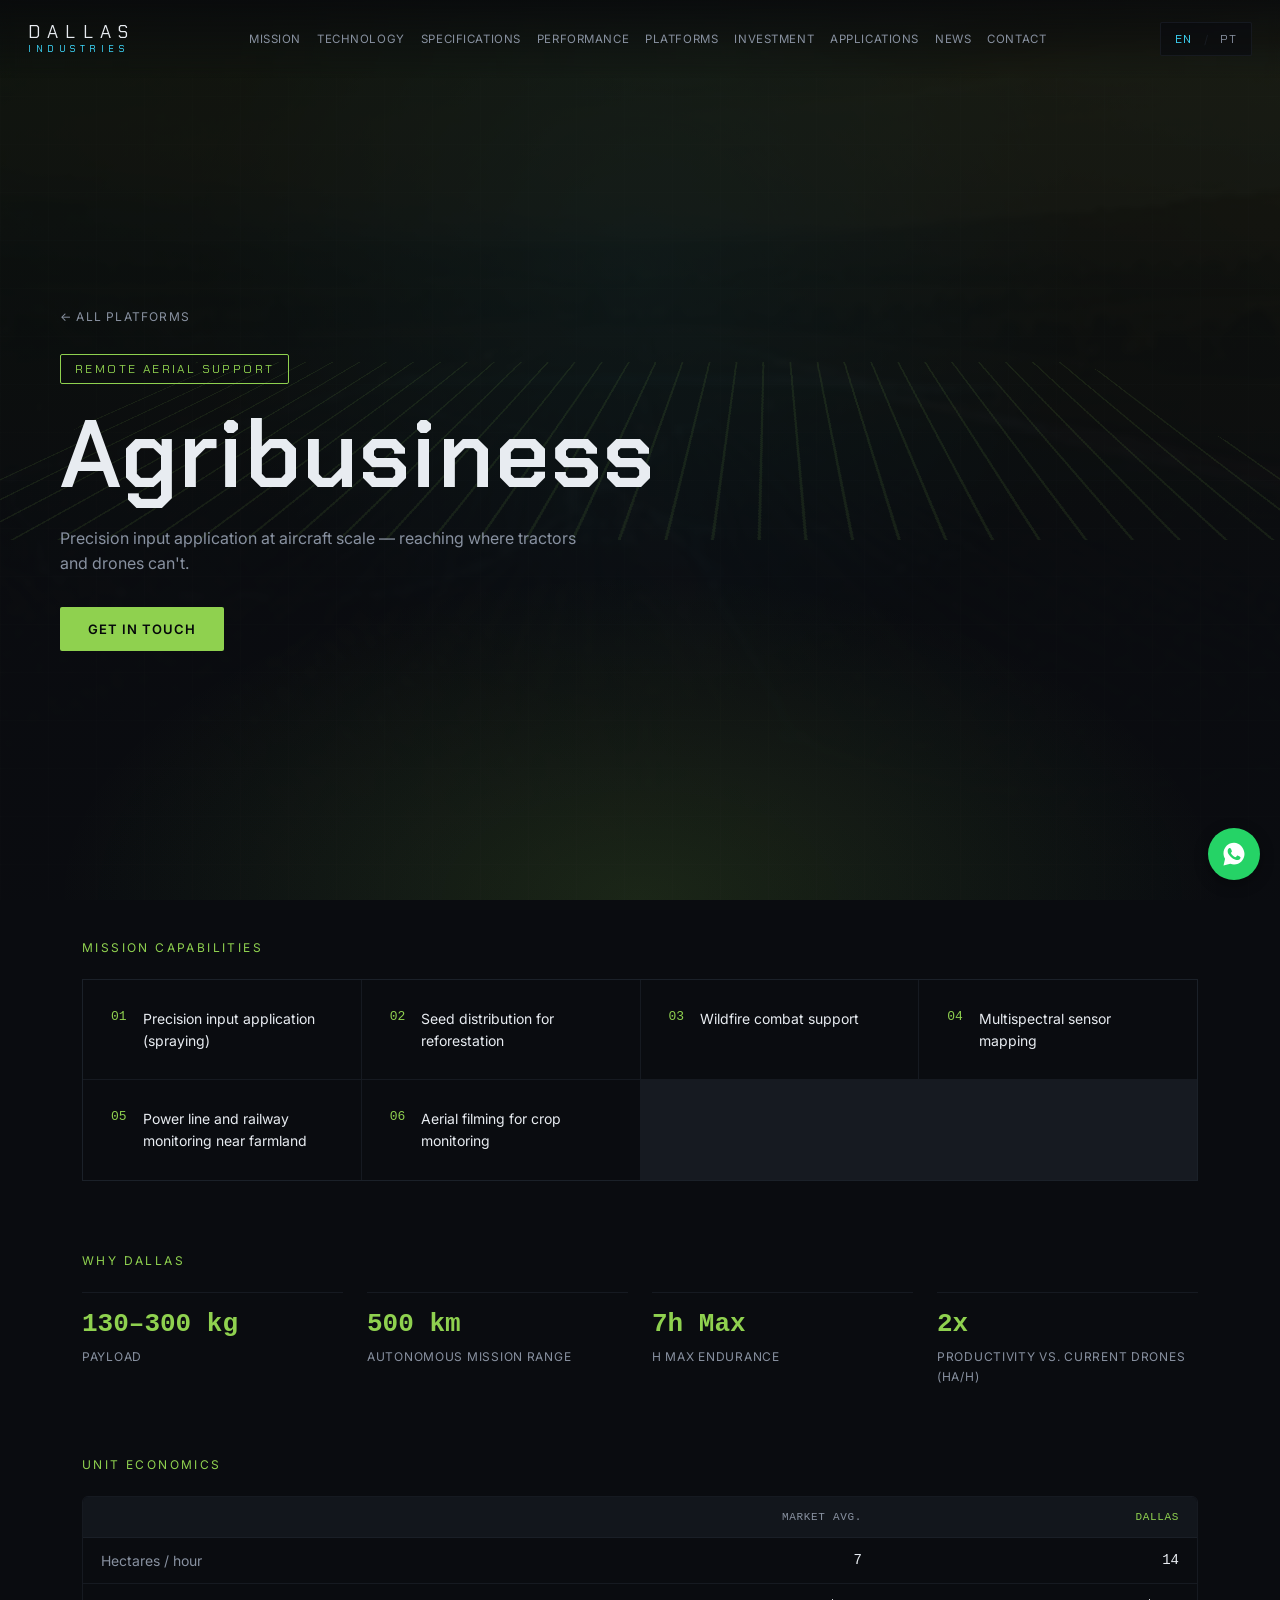
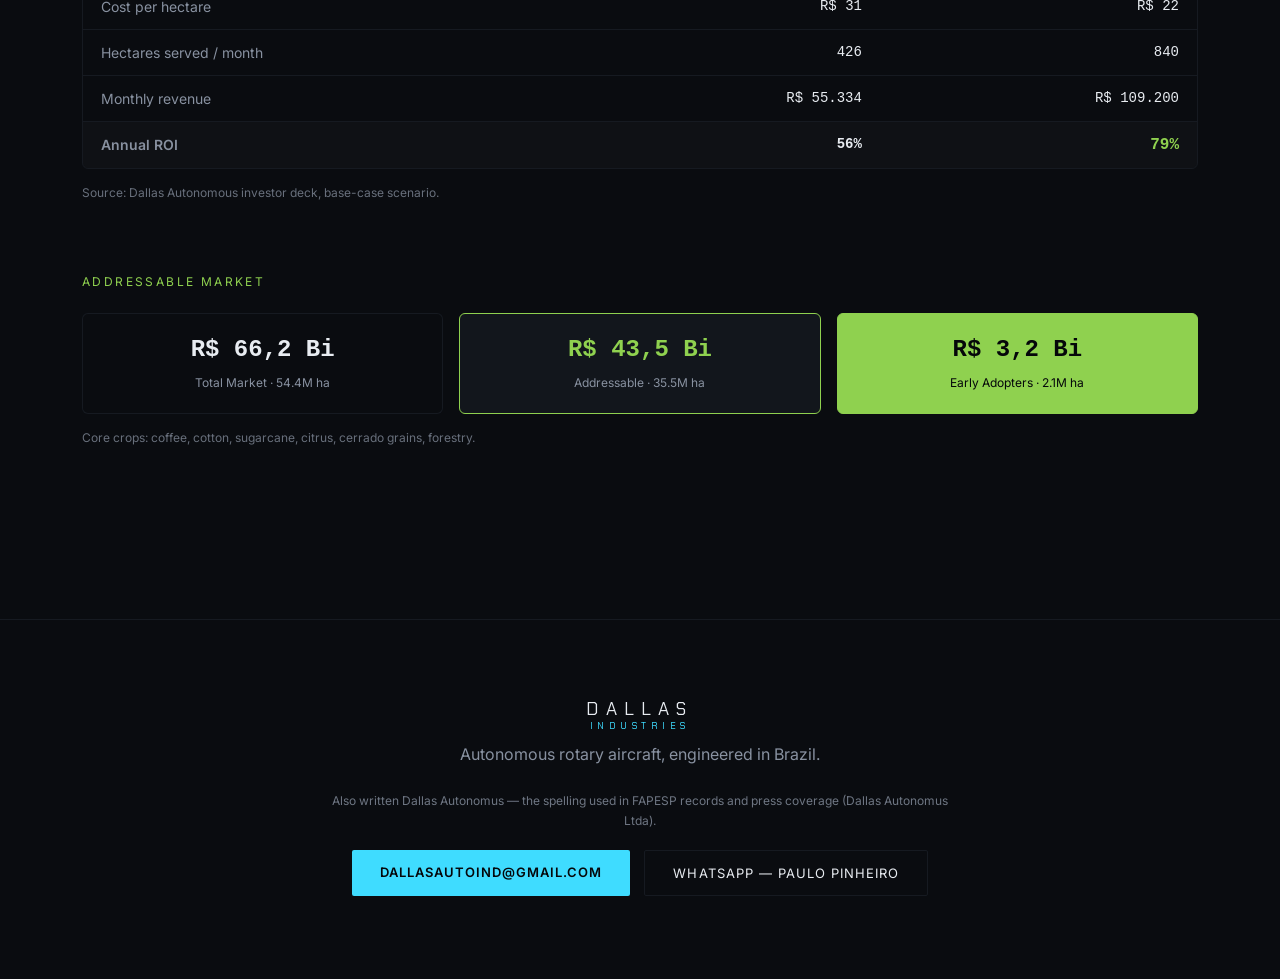
<file: platform-agribusiness.html>
<!DOCTYPE html>
<html lang="en">
<head>
    <meta charset="UTF-8">
    <meta name="viewport" content="width=device-width, initial-scale=1.0">
    <title>Dallas Autonomous (Dallas Autonomus) — Agribusiness</title>
    <meta name="description" content="Heavy-duty precision aerial application for large-scale agricultural operations across remote terrain.">
    <link rel="canonical" href="https://dallasautoind.vercel.app/platform-agribusiness.html">
    <meta property="og:type" content="website">
    <meta property="og:site_name" content="Dallas Autonomous">
    <meta property="og:url" content="https://dallasautoind.vercel.app/platform-agribusiness.html">
    <meta property="og:title" content="Dallas Autonomous (Dallas Autonomus) — Agribusiness">
    <meta property="og:description" content="Heavy-duty precision aerial application for large-scale agricultural operations across remote terrain.">
    <meta property="og:image" content="https://dallasautoind.vercel.app/og-image.jpg">
    <meta property="og:image:width" content="1200">
    <meta property="og:image:height" content="630">
    <meta name="twitter:card" content="summary_large_image">
    <meta name="twitter:title" content="Dallas Autonomous (Dallas Autonomus) — Agribusiness">
    <meta name="twitter:description" content="Heavy-duty precision aerial application for large-scale agricultural operations across remote terrain.">
    <meta name="twitter:image" content="https://dallasautoind.vercel.app/og-image.jpg">
    <link rel="icon" href="favicon.ico" sizes="any">
    <link rel="icon" href="icons/favicon-32.png" type="image/png" sizes="32x32">
    <link rel="icon" href="icons/favicon-192.png" type="image/png" sizes="192x192">
    <link rel="apple-touch-icon" href="icons/apple-touch-icon.png">
    <link rel="preconnect" href="https://fonts.googleapis.com">
    <link rel="preconnect" href="https://fonts.gstatic.com" crossorigin>
    <link href="https://fonts.googleapis.com/css2?family=Chakra+Petch:wght@400;500;600;700&family=Inter:wght@300;400;500;600;700;800&display=swap" rel="stylesheet">
    <link rel="stylesheet" href="style.css">
    <link rel="stylesheet" href="platform.css">

    <script type="application/ld+json">
    {
        "@context": "https://schema.org",
        "@type": "Organization",
        "name": "Dallas Autonomous",
        "legalName": "Dallas Autonomus Ltda",
        "alternateName": ["Dallas Autonomus", "Dallas Autonomus Ltda", "Dallas Industries"],
        "url": "https://dallasautoind.vercel.app/",
        "logo": "https://dallasautoind.vercel.app/icons/favicon-512.png",
        "description": "Heavy-duty precision aerial application for large-scale agricultural operations across remote terrain.",
        "email": "dallasautoind@gmail.com",
        "foundingDate": "2021-02",
        "address": {
            "@type": "PostalAddress",
            "addressCountry": "BR"
        }
    }
    </script>
    <!-- Google Analytics (GA4) — replace G-XXXXXXXXXX with your real Measurement ID
         once you create a free property at https://analytics.google.com -->
    <script async src="https://www.googletagmanager.com/gtag/js?id=G-XXXXXXXXXX"></script>
    <script>
        window.dataLayer = window.dataLayer || [];
        function gtag(){dataLayer.push(arguments);}
        gtag('js', new Date());
        gtag('config', 'G-XXXXXXXXXX');
    </script>

</head>
<body>
    <div class="page-bg-fixed page-bg--agribusiness"></div>
    <div id="background-grid"></div>
    <div id="background-glow"></div>

    <header>
        <a href="index.html" class="logo"><span class="logo-main">DALLAS</span><span class="logo-sub">INDUSTRIES</span></a>
        <nav>
            <a href="index.html#manifesto" data-i18n="nav.mission">Mission</a>
            <a href="index.html#technology" data-i18n="nav.technology">Technology</a>
            <a href="index.html#specifications" data-i18n="nav.specifications">Specifications</a>
            <a href="index.html#performance" data-i18n="nav.performance">Performance</a>
            <a href="index.html#platforms" data-i18n="nav.platforms">Platforms</a>
            <a href="index.html#investment" data-i18n="nav.investment">Investment</a>
            <a href="index.html#applications" data-i18n="nav.applications">Applications</a>
            <a href="news.html" data-news-link data-i18n="nav.news">News</a>
            <a href="index.html#contact" data-i18n="nav.contact">Contact</a>
        </nav>
        <div class="header-right">
            <div class="lang-switch" id="langSwitch" role="group" aria-label="Language">
                <button type="button" class="lang-btn active" data-lang="en" aria-pressed="true">EN</button>
                <span class="lang-divider">/</span>
                <button type="button" class="lang-btn" data-lang="pt" aria-pressed="false">PT</button>
            </div>
            <button class="nav-toggle" id="navToggle" aria-label="Open menu" aria-expanded="false">
                <span></span><span></span><span></span>
            </button>
        </div>
    </header>

    <section class="platform-hero platform-hero--agribusiness">
        <a href="index.html#platforms" class="platform-back" data-i18n="platform.back">← All Platforms</a>
        <span class="platform-hero-tag" data-i18n="platform.agribusiness.tag">REMOTE AERIAL SUPPORT</span>
        <h1 data-i18n="platform.agribusiness.name">Agribusiness</h1>
        <p class="platform-hero-note" data-i18n="platform.agribusiness.lead">Lead copy placeholder</p>
        <a href="index.html#contact" class="btn-primary" data-i18n="footer.contact">Get in touch</a>
    </section>


    <section class="platform-body platform-body--agribusiness reveal">
        <div class="platform-block">
            <small data-i18n="platform.capabilities">MISSION CAPABILITIES</small>
            <div class="cap-grid">
                <div class="cap-card"><span class="cap-num">01</span><p data-i18n="platform.agribusiness.cap1">Capability 1</p></div>
                <div class="cap-card"><span class="cap-num">02</span><p data-i18n="platform.agribusiness.cap2">Capability 2</p></div>
                <div class="cap-card"><span class="cap-num">03</span><p data-i18n="platform.agribusiness.cap3">Capability 3</p></div>
                <div class="cap-card"><span class="cap-num">04</span><p data-i18n="platform.agribusiness.cap4">Capability 4</p></div>
                <div class="cap-card"><span class="cap-num">05</span><p data-i18n="platform.agribusiness.cap5">Capability 5</p></div>
                <div class="cap-card"><span class="cap-num">06</span><p data-i18n="platform.agribusiness.cap6">Capability 6</p></div>
            </div>
        </div>
        <div class="platform-block">
            <small data-i18n="platform.why">WHY DALLAS</small>
            <div class="why-grid">
                <div class="why-stat"><strong>130–300 kg</strong><span data-i18n="blueprint.payload">Payload</span></div>
                <div class="why-stat"><strong>500 km</strong><span data-i18n="performance.range">Autonomous Mission Range</span></div>
                <div class="why-stat"><strong>7h Max</strong><span data-i18n="stats.ready">Hours Endurance</span></div>
                <div class="why-stat"><strong data-i18n="platform.agribusiness.whyValue">--</strong><span data-i18n="platform.agribusiness.whyLabel">--</span></div>
            </div>
        </div>

        <div class="platform-block">
            <small data-i18n="platform.agribusiness.econTitle">UNIT ECONOMICS</small>
            <div class="econ-table">
                <div class="econ-row econ-row--header">
                    <span></span>
                    <span data-i18n="platform.agribusiness.econMarket">Market Avg.</span>
                    <span data-i18n="platform.agribusiness.econDallas">Dallas</span>
                </div>
                <div class="econ-row"><span data-i18n="platform.agribusiness.econHa">Hectares / hour</span><span>7</span><span>14</span></div>
                <div class="econ-row"><span data-i18n="platform.agribusiness.econCost">Cost per hectare</span><span>R$ 31</span><span>R$ 22</span></div>
                <div class="econ-row"><span data-i18n="platform.agribusiness.econServed">Hectares served / month</span><span>426</span><span>840</span></div>
                <div class="econ-row"><span data-i18n="platform.agribusiness.econRevenue">Monthly revenue</span><span>R$ 55.334</span><span>R$ 109.200</span></div>
                <div class="econ-row econ-row--highlight"><span data-i18n="platform.agribusiness.econRoi">Annual ROI</span><span>56%</span><span>79%</span></div>
            </div>
            <p class="platform-source" data-i18n="platform.agribusiness.econSource">Source: Dallas Autonomous investor deck, base-case scenario.</p>
        </div>

        <div class="platform-block">
            <small data-i18n="platform.agribusiness.marketTitle">ADDRESSABLE MARKET</small>
            <div class="funnel-grid">
                <div class="funnel-tier">
                    <strong>R$ 66,2 Bi</strong>
                    <span data-i18n="platform.agribusiness.funnelTotal">Total Market · 54.4M ha</span>
                </div>
                <div class="funnel-tier funnel-tier--mid">
                    <strong>R$ 43,5 Bi</strong>
                    <span data-i18n="platform.agribusiness.funnelAddressable">Addressable · 35.5M ha</span>
                </div>
                <div class="funnel-tier funnel-tier--top">
                    <strong>R$ 3,2 Bi</strong>
                    <span data-i18n="platform.agribusiness.funnelEarly">Early Adopters · 2.1M ha</span>
                </div>
            </div>
            <p class="platform-source" data-i18n="platform.agribusiness.funnelNote">Core crops: coffee, cotton, sugarcane, citrus, cerrado grains, forestry.</p>
        </div>
    </section>

    <footer id="contact">
        <div class="footer-inner">
            <a href="index.html" class="logo"><span class="logo-main">DALLAS</span><span class="logo-sub">INDUSTRIES</span></a>
            <p data-i18n="footer.tagline">Autonomous rotary aircraft, engineered in Brazil.</p>
            <p class="footer-aka" data-i18n="footer.aka">Also written Dallas Autonomus — the spelling used in FAPESP records and press coverage (Dallas Autonomus Ltda).</p>
            <div class="footer-contact">
                <a href="mailto:dallasautoind@gmail.com" class="btn-primary">dallasautoind@gmail.com</a>
                <a href="https://wa.me/5512920004011" target="_blank" rel="noopener" class="btn-secondary">WhatsApp — Paulo Pinheiro</a>
            </div>
        </div>
    </footer>

    <script src="i18n.js"></script>
    <script src="script.js"></script>
    <a href="https://wa.me/5512920004011" target="_blank" rel="noopener" class="whatsapp-float" aria-label="WhatsApp">
        <svg viewBox="0 0 32 32" width="28" height="28" fill="currentColor" aria-hidden="true"><path d="M16.02 3C9.4 3 4 8.4 4 15.02c0 2.36.66 4.56 1.8 6.44L4 29l7.72-1.76a12.9 12.9 0 0 0 4.3.74h.01C22.65 27.98 28 22.6 28 15.98 28 9.36 22.65 3 16.02 3zm7.14 18.1c-.3.85-1.5 1.56-2.44 1.76-.65.13-1.5.24-4.34-.93-3.64-1.5-5.98-5.2-6.16-5.44-.18-.24-1.47-1.96-1.47-3.74 0-1.78.93-2.65 1.26-3.02.33-.36.72-.45.96-.45.24 0 .48 0 .68.01.22.01.52-.08.81.62.3.72 1.02 2.5 1.11 2.68.09.18.15.4.03.64-.12.24-.18.4-.36.6-.18.22-.38.48-.54.64-.18.18-.37.38-.16.74.21.36.94 1.55 2.02 2.51 1.39 1.24 2.56 1.62 2.92 1.8.36.18.57.15.78-.09.21-.24.9-1.05 1.14-1.41.24-.36.48-.3.81-.18.33.12 2.1 .99 2.46 1.17.36.18.6.27.69.42.09.15.09.87-.21 1.72z"/></svg>
    </a>

</body>
</html>
</file>
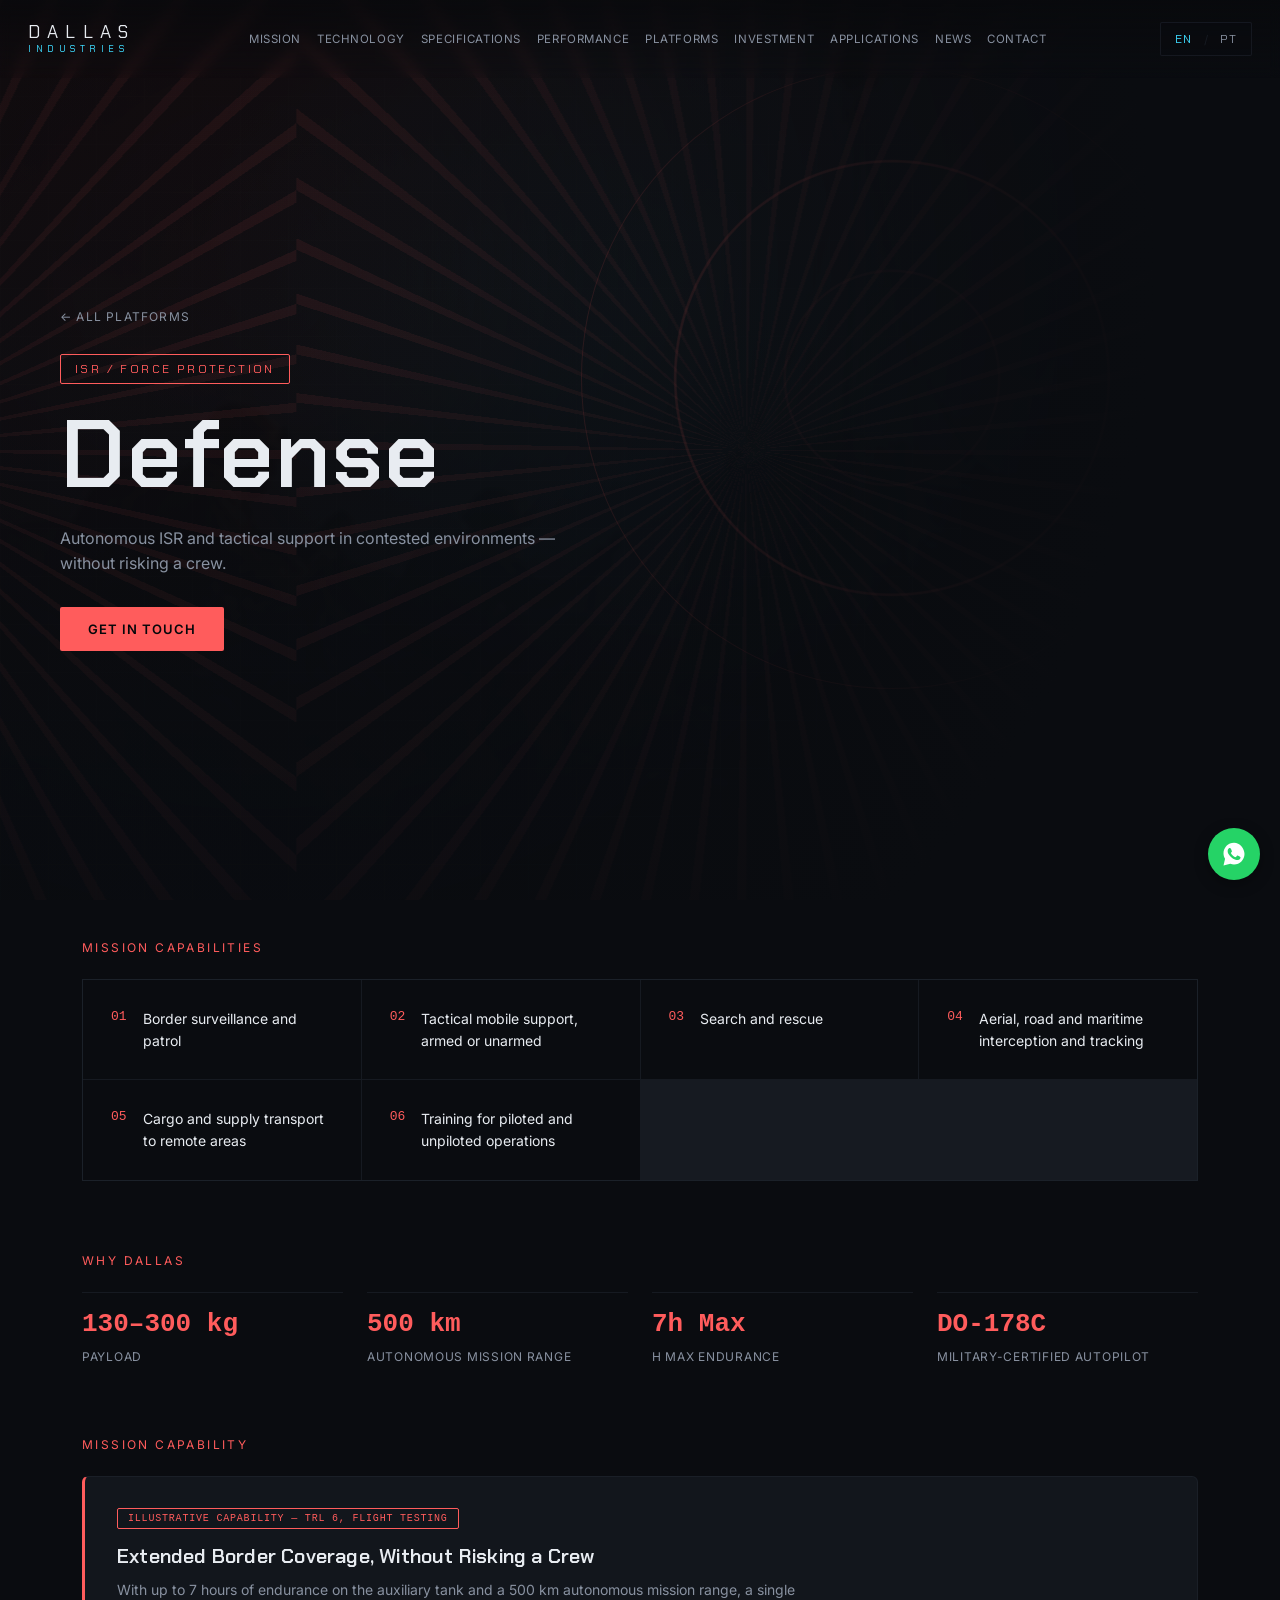
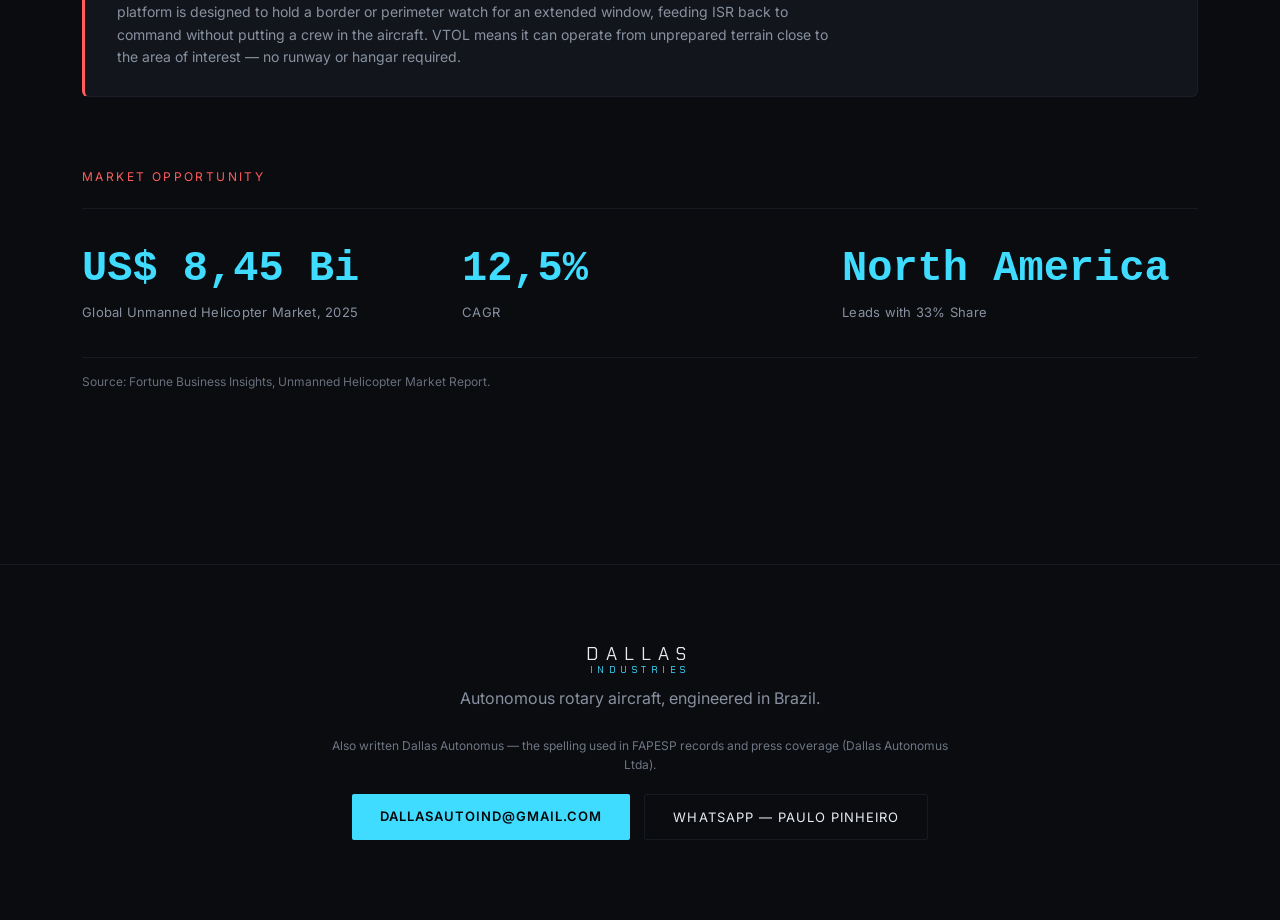
<file: platform-defense.html>
<!DOCTYPE html>
<html lang="en">
<head>
    <meta charset="UTF-8">
    <meta name="viewport" content="width=device-width, initial-scale=1.0">
    <title>Dallas Autonomous (Dallas Autonomus) — Defense</title>
    <meta name="description" content="ISR, logistics resupply and force protection in contested environments — autonomous rotary aircraft engineered in Brazil.">
    <link rel="canonical" href="https://dallasautoind.vercel.app/platform-defense.html">
    <meta property="og:type" content="website">
    <meta property="og:site_name" content="Dallas Autonomous">
    <meta property="og:url" content="https://dallasautoind.vercel.app/platform-defense.html">
    <meta property="og:title" content="Dallas Autonomous (Dallas Autonomus) — Defense">
    <meta property="og:description" content="ISR, logistics resupply and force protection in contested environments — autonomous rotary aircraft engineered in Brazil.">
    <meta property="og:image" content="https://dallasautoind.vercel.app/og-image.jpg">
    <meta property="og:image:width" content="1200">
    <meta property="og:image:height" content="630">
    <meta name="twitter:card" content="summary_large_image">
    <meta name="twitter:title" content="Dallas Autonomous (Dallas Autonomus) — Defense">
    <meta name="twitter:description" content="ISR, logistics resupply and force protection in contested environments — autonomous rotary aircraft engineered in Brazil.">
    <meta name="twitter:image" content="https://dallasautoind.vercel.app/og-image.jpg">
    <link rel="icon" href="favicon.ico" sizes="any">
    <link rel="icon" href="icons/favicon-32.png" type="image/png" sizes="32x32">
    <link rel="icon" href="icons/favicon-192.png" type="image/png" sizes="192x192">
    <link rel="apple-touch-icon" href="icons/apple-touch-icon.png">
    <link rel="preconnect" href="https://fonts.googleapis.com">
    <link rel="preconnect" href="https://fonts.gstatic.com" crossorigin>
    <link href="https://fonts.googleapis.com/css2?family=Chakra+Petch:wght@400;500;600;700&family=Inter:wght@300;400;500;600;700;800&display=swap" rel="stylesheet">
    <link rel="stylesheet" href="style.css">
    <link rel="stylesheet" href="platform.css">

    <script type="application/ld+json">
    {
        "@context": "https://schema.org",
        "@type": "Organization",
        "name": "Dallas Autonomous",
        "legalName": "Dallas Autonomus Ltda",
        "alternateName": ["Dallas Autonomus", "Dallas Autonomus Ltda", "Dallas Industries"],
        "url": "https://dallasautoind.vercel.app/",
        "logo": "https://dallasautoind.vercel.app/icons/favicon-512.png",
        "description": "ISR, logistics resupply and force protection in contested environments — autonomous rotary aircraft engineered in Brazil.",
        "email": "dallasautoind@gmail.com",
        "foundingDate": "2021-02",
        "address": {
            "@type": "PostalAddress",
            "addressCountry": "BR"
        }
    }
    </script>
    <!-- Google Analytics (GA4) — replace G-XXXXXXXXXX with your real Measurement ID
         once you create a free property at https://analytics.google.com -->
    <script async src="https://www.googletagmanager.com/gtag/js?id=G-XXXXXXXXXX"></script>
    <script>
        window.dataLayer = window.dataLayer || [];
        function gtag(){dataLayer.push(arguments);}
        gtag('js', new Date());
        gtag('config', 'G-XXXXXXXXXX');
    </script>

</head>
<body>
    <div class="page-bg-fixed page-bg--defense"></div>
    <div id="background-grid"></div>
    <div id="background-glow"></div>

    <header>
        <a href="index.html" class="logo"><span class="logo-main">DALLAS</span><span class="logo-sub">INDUSTRIES</span></a>
        <nav>
            <a href="index.html#manifesto" data-i18n="nav.mission">Mission</a>
            <a href="index.html#technology" data-i18n="nav.technology">Technology</a>
            <a href="index.html#specifications" data-i18n="nav.specifications">Specifications</a>
            <a href="index.html#performance" data-i18n="nav.performance">Performance</a>
            <a href="index.html#platforms" data-i18n="nav.platforms">Platforms</a>
            <a href="index.html#investment" data-i18n="nav.investment">Investment</a>
            <a href="index.html#applications" data-i18n="nav.applications">Applications</a>
            <a href="news.html" data-news-link data-i18n="nav.news">News</a>
            <a href="index.html#contact" data-i18n="nav.contact">Contact</a>
        </nav>
        <div class="header-right">
            <div class="lang-switch" id="langSwitch" role="group" aria-label="Language">
                <button type="button" class="lang-btn active" data-lang="en" aria-pressed="true">EN</button>
                <span class="lang-divider">/</span>
                <button type="button" class="lang-btn" data-lang="pt" aria-pressed="false">PT</button>
            </div>
            <button class="nav-toggle" id="navToggle" aria-label="Open menu" aria-expanded="false">
                <span></span><span></span><span></span>
            </button>
        </div>
    </header>

    <section class="platform-hero platform-hero--defense">
        <a href="index.html#platforms" class="platform-back" data-i18n="platform.back">← All Platforms</a>
        <span class="platform-hero-tag" data-i18n="platform.defense.tag">ISR / FORCE PROTECTION</span>
        <h1 data-i18n="platform.defense.name">Defense</h1>
        <p class="platform-hero-note" data-i18n="platform.defense.lead">Lead copy placeholder</p>
        <a href="index.html#contact" class="btn-primary" data-i18n="footer.contact">Get in touch</a>
    </section>


    <section class="platform-body platform-body--defense reveal">
        <div class="platform-block">
            <small data-i18n="platform.capabilities">MISSION CAPABILITIES</small>
            <div class="cap-grid">
                <div class="cap-card"><span class="cap-num">01</span><p data-i18n="platform.defense.cap1">Capability 1</p></div>
                <div class="cap-card"><span class="cap-num">02</span><p data-i18n="platform.defense.cap2">Capability 2</p></div>
                <div class="cap-card"><span class="cap-num">03</span><p data-i18n="platform.defense.cap3">Capability 3</p></div>
                <div class="cap-card"><span class="cap-num">04</span><p data-i18n="platform.defense.cap4">Capability 4</p></div>
                <div class="cap-card"><span class="cap-num">05</span><p data-i18n="platform.defense.cap5">Capability 5</p></div>
                <div class="cap-card"><span class="cap-num">06</span><p data-i18n="platform.defense.cap6">Capability 6</p></div>
            </div>
        </div>
        <div class="platform-block">
            <small data-i18n="platform.why">WHY DALLAS</small>
            <div class="why-grid">
                <div class="why-stat"><strong>130–300 kg</strong><span data-i18n="blueprint.payload">Payload</span></div>
                <div class="why-stat"><strong>500 km</strong><span data-i18n="performance.range">Autonomous Mission Range</span></div>
                <div class="why-stat"><strong>7h Max</strong><span data-i18n="stats.ready">Hours Endurance</span></div>
                <div class="why-stat"><strong data-i18n="platform.defense.whyValue">--</strong><span data-i18n="platform.defense.whyLabel">--</span></div>
            </div>
        </div>

        <div class="platform-block">
            <small data-i18n="platform.defense.scenarioTitle">MISSION CAPABILITY</small>
            <div class="scenario-card">
                <span class="scenario-tag" data-i18n="platform.scenarioTag">ILLUSTRATIVE CAPABILITY — TRL 6, FLIGHT TESTING</span>
                <h3 data-i18n="platform.defense.scenarioHeadline">Extended Border Coverage, Without Risking a Crew</h3>
                <p data-i18n="platform.defense.scenarioBody">With up to 7 hours of endurance on the auxiliary tank and a 500 km autonomous mission range, a single platform is designed to hold a border or perimeter watch for an extended window, feeding ISR back to command without putting a crew in the aircraft. VTOL means it can operate from unprepared terrain close to the area of interest — no runway or hangar required.</p>
            </div>
        </div>

        <div class="platform-block">
            <small data-i18n="platform.defense.marketTitle">MARKET OPPORTUNITY</small>
            <div class="investment-grid">
                <div class="investment-stat">
                    <strong>US$ 8,45 Bi</strong>
                    <span data-i18n="platform.defense.marketSizeLabel">Global Unmanned Helicopter Market, 2025</span>
                </div>
                <div class="investment-stat">
                    <strong>12,5%</strong>
                    <span data-i18n="platform.defense.marketCagrLabel">CAGR</span>
                </div>
                <div class="investment-stat">
                    <strong data-i18n="platform.defense.marketIsrLabel">North America</strong>
                    <span data-i18n="platform.defense.marketIsrSubLabel">Leads with 33% Share</span>
                </div>
            </div>
            <p class="platform-source" data-i18n="platform.defense.marketSource">Source: Fortune Business Insights, Unmanned Helicopter Market Report.</p>
        </div>
    </section>

    <footer id="contact">
        <div class="footer-inner">
            <a href="index.html" class="logo"><span class="logo-main">DALLAS</span><span class="logo-sub">INDUSTRIES</span></a>
            <p data-i18n="footer.tagline">Autonomous rotary aircraft, engineered in Brazil.</p>
            <p class="footer-aka" data-i18n="footer.aka">Also written Dallas Autonomus — the spelling used in FAPESP records and press coverage (Dallas Autonomus Ltda).</p>
            <div class="footer-contact">
                <a href="mailto:dallasautoind@gmail.com" class="btn-primary">dallasautoind@gmail.com</a>
                <a href="https://wa.me/5512920004011" target="_blank" rel="noopener" class="btn-secondary">WhatsApp — Paulo Pinheiro</a>
            </div>
        </div>
    </footer>

    <script src="i18n.js"></script>
    <script src="script.js"></script>
    <a href="https://wa.me/5512920004011" target="_blank" rel="noopener" class="whatsapp-float" aria-label="WhatsApp">
        <svg viewBox="0 0 32 32" width="28" height="28" fill="currentColor" aria-hidden="true"><path d="M16.02 3C9.4 3 4 8.4 4 15.02c0 2.36.66 4.56 1.8 6.44L4 29l7.72-1.76a12.9 12.9 0 0 0 4.3.74h.01C22.65 27.98 28 22.6 28 15.98 28 9.36 22.65 3 16.02 3zm7.14 18.1c-.3.85-1.5 1.56-2.44 1.76-.65.13-1.5.24-4.34-.93-3.64-1.5-5.98-5.2-6.16-5.44-.18-.24-1.47-1.96-1.47-3.74 0-1.78.93-2.65 1.26-3.02.33-.36.72-.45.96-.45.24 0 .48 0 .68.01.22.01.52-.08.81.62.3.72 1.02 2.5 1.11 2.68.09.18.15.4.03.64-.12.24-.18.4-.36.6-.18.22-.38.48-.54.64-.18.18-.37.38-.16.74.21.36.94 1.55 2.02 2.51 1.39 1.24 2.56 1.62 2.92 1.8.36.18.57.15.78-.09.21-.24.9-1.05 1.14-1.41.24-.36.48-.3.81-.18.33.12 2.1 .99 2.46 1.17.36.18.6.27.69.42.09.15.09.87-.21 1.72z"/></svg>
    </a>

</body>
</html>
</file>
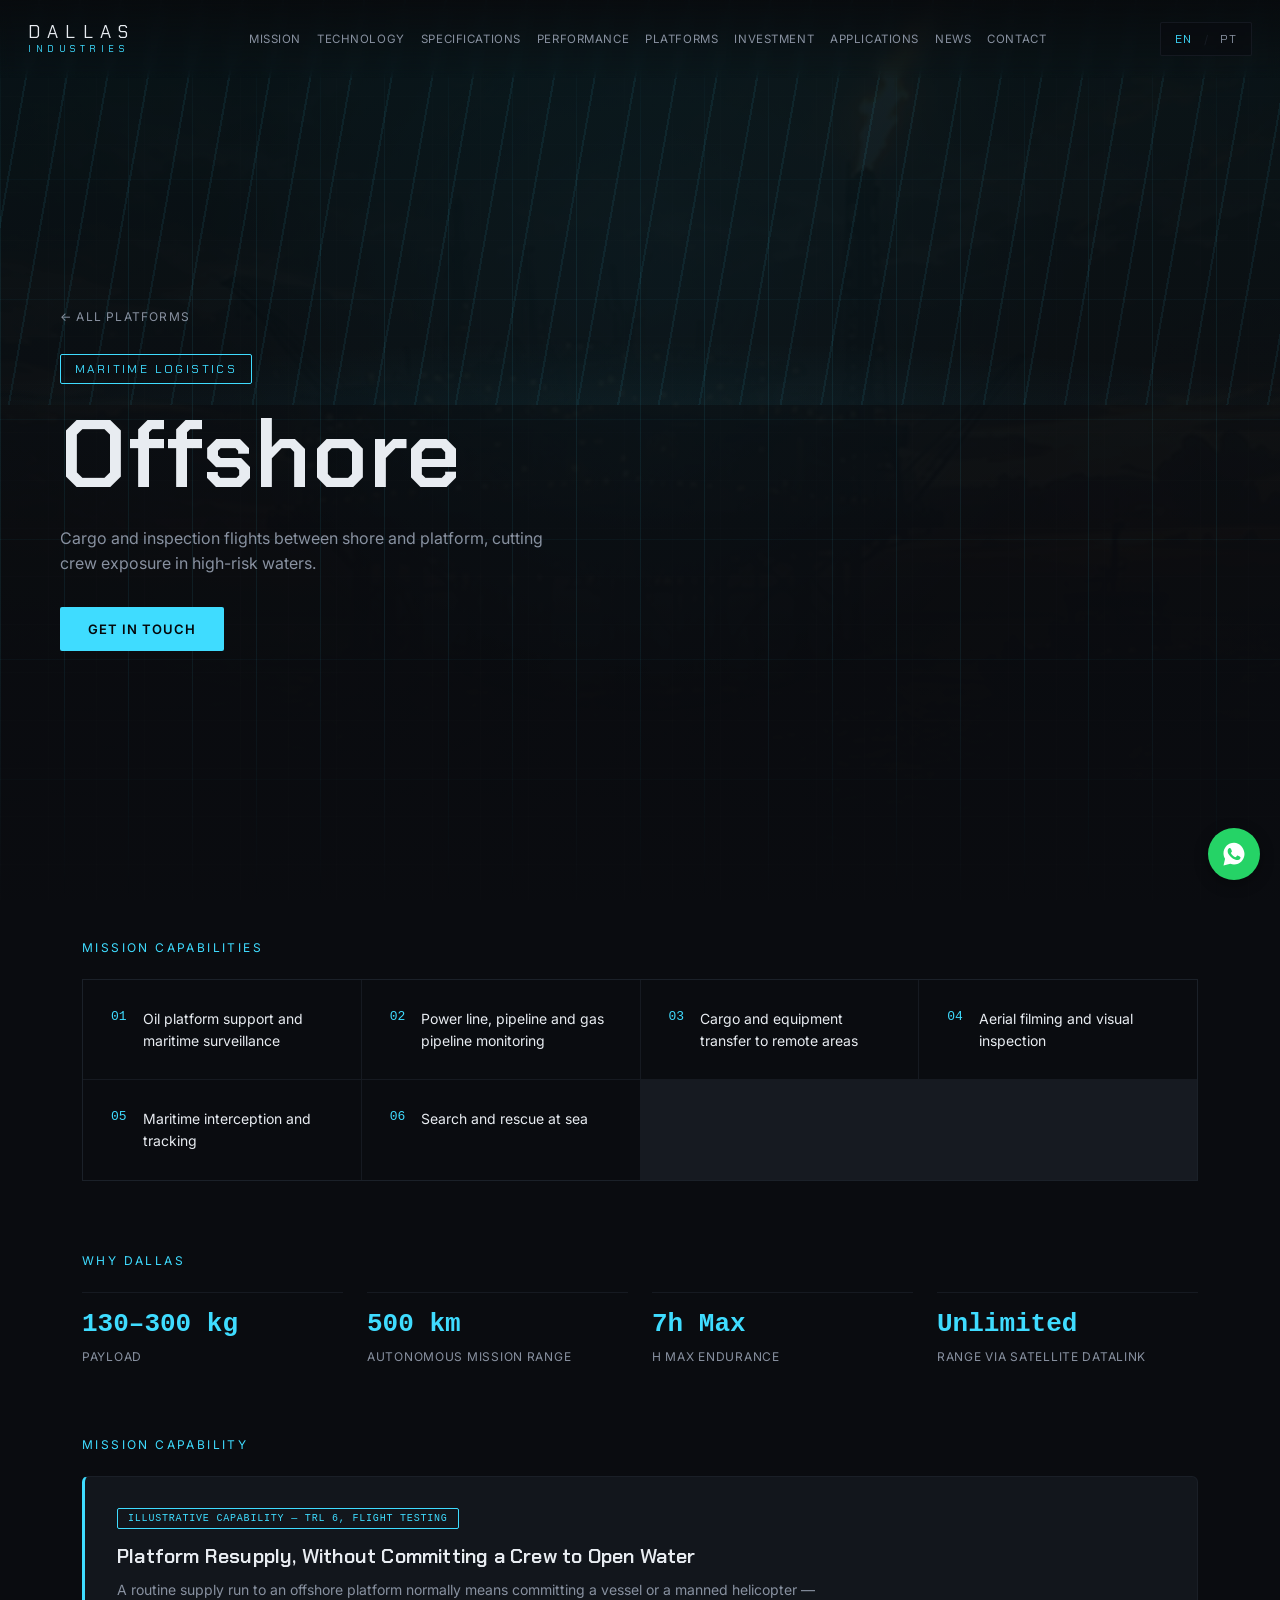
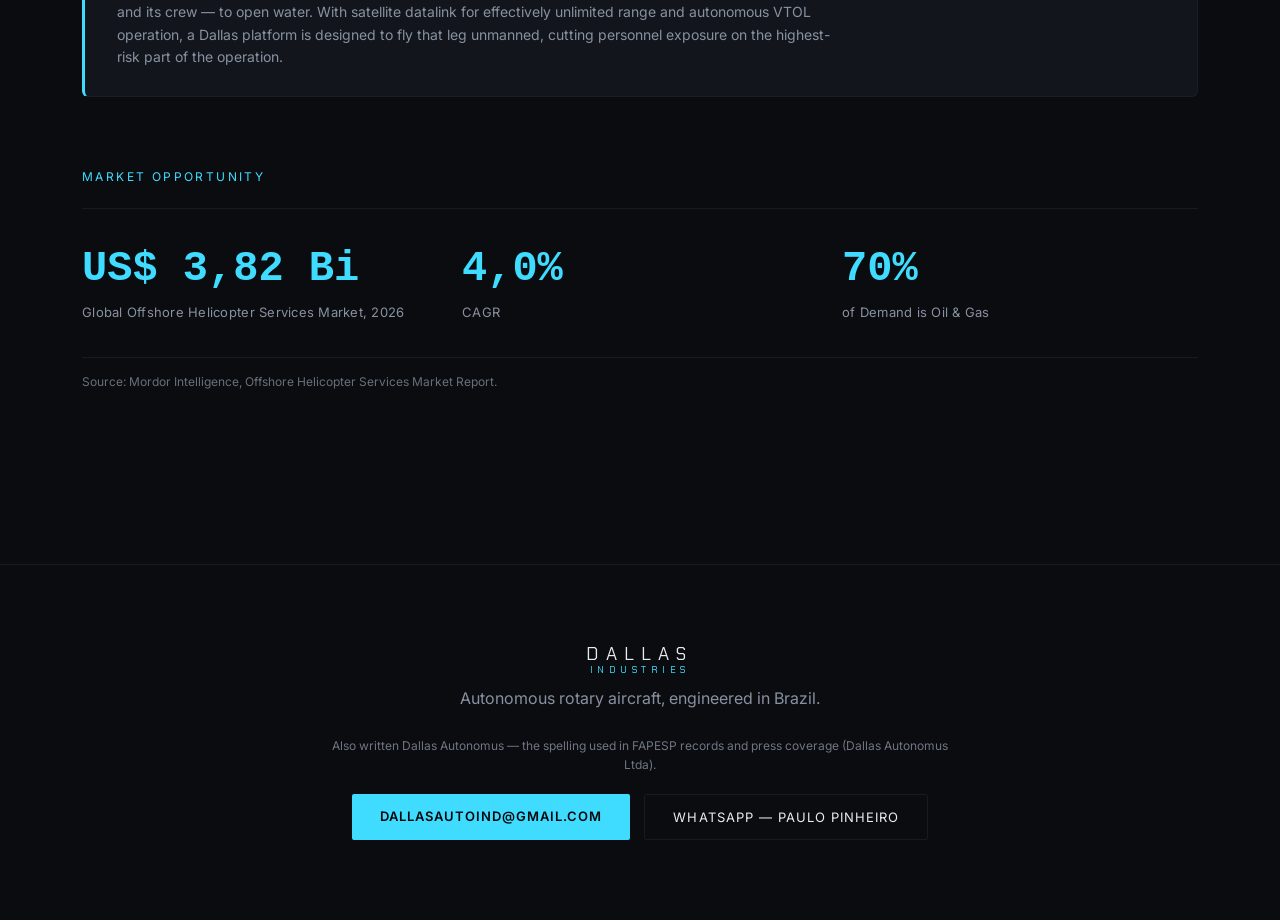
<file: platform-offshore.html>
<!DOCTYPE html>
<html lang="en">
<head>
    <meta charset="UTF-8">
    <meta name="viewport" content="width=device-width, initial-scale=1.0">
    <title>Dallas Autonomous (Dallas Autonomus) — Offshore</title>
    <meta name="description" content="Cargo and equipment transfer to offshore platforms, reducing crew exposure in high-risk maritime operations.">
    <link rel="canonical" href="https://dallasautoind.vercel.app/platform-offshore.html">
    <meta property="og:type" content="website">
    <meta property="og:site_name" content="Dallas Autonomous">
    <meta property="og:url" content="https://dallasautoind.vercel.app/platform-offshore.html">
    <meta property="og:title" content="Dallas Autonomous (Dallas Autonomus) — Offshore">
    <meta property="og:description" content="Cargo and equipment transfer to offshore platforms, reducing crew exposure in high-risk maritime operations.">
    <meta property="og:image" content="https://dallasautoind.vercel.app/og-image.jpg">
    <meta property="og:image:width" content="1200">
    <meta property="og:image:height" content="630">
    <meta name="twitter:card" content="summary_large_image">
    <meta name="twitter:title" content="Dallas Autonomous (Dallas Autonomus) — Offshore">
    <meta name="twitter:description" content="Cargo and equipment transfer to offshore platforms, reducing crew exposure in high-risk maritime operations.">
    <meta name="twitter:image" content="https://dallasautoind.vercel.app/og-image.jpg">
    <link rel="icon" href="favicon.ico" sizes="any">
    <link rel="icon" href="icons/favicon-32.png" type="image/png" sizes="32x32">
    <link rel="icon" href="icons/favicon-192.png" type="image/png" sizes="192x192">
    <link rel="apple-touch-icon" href="icons/apple-touch-icon.png">
    <link rel="preconnect" href="https://fonts.googleapis.com">
    <link rel="preconnect" href="https://fonts.gstatic.com" crossorigin>
    <link href="https://fonts.googleapis.com/css2?family=Chakra+Petch:wght@400;500;600;700&family=Inter:wght@300;400;500;600;700;800&display=swap" rel="stylesheet">
    <link rel="stylesheet" href="style.css">
    <link rel="stylesheet" href="platform.css">

    <script type="application/ld+json">
    {
        "@context": "https://schema.org",
        "@type": "Organization",
        "name": "Dallas Autonomous",
        "legalName": "Dallas Autonomus Ltda",
        "alternateName": ["Dallas Autonomus", "Dallas Autonomus Ltda", "Dallas Industries"],
        "url": "https://dallasautoind.vercel.app/",
        "logo": "https://dallasautoind.vercel.app/icons/favicon-512.png",
        "description": "Cargo and equipment transfer to offshore platforms, reducing crew exposure in high-risk maritime operations.",
        "email": "dallasautoind@gmail.com",
        "foundingDate": "2021-02",
        "address": {
            "@type": "PostalAddress",
            "addressCountry": "BR"
        }
    }
    </script>
    <!-- Google Analytics (GA4) — replace G-XXXXXXXXXX with your real Measurement ID
         once you create a free property at https://analytics.google.com -->
    <script async src="https://www.googletagmanager.com/gtag/js?id=G-XXXXXXXXXX"></script>
    <script>
        window.dataLayer = window.dataLayer || [];
        function gtag(){dataLayer.push(arguments);}
        gtag('js', new Date());
        gtag('config', 'G-XXXXXXXXXX');
    </script>

</head>
<body>
    <div class="page-bg-fixed page-bg--offshore"></div>
    <div id="background-grid"></div>
    <div id="background-glow"></div>

    <header>
        <a href="index.html" class="logo"><span class="logo-main">DALLAS</span><span class="logo-sub">INDUSTRIES</span></a>
        <nav>
            <a href="index.html#manifesto" data-i18n="nav.mission">Mission</a>
            <a href="index.html#technology" data-i18n="nav.technology">Technology</a>
            <a href="index.html#specifications" data-i18n="nav.specifications">Specifications</a>
            <a href="index.html#performance" data-i18n="nav.performance">Performance</a>
            <a href="index.html#platforms" data-i18n="nav.platforms">Platforms</a>
            <a href="index.html#investment" data-i18n="nav.investment">Investment</a>
            <a href="index.html#applications" data-i18n="nav.applications">Applications</a>
            <a href="news.html" data-news-link data-i18n="nav.news">News</a>
            <a href="index.html#contact" data-i18n="nav.contact">Contact</a>
        </nav>
        <div class="header-right">
            <div class="lang-switch" id="langSwitch" role="group" aria-label="Language">
                <button type="button" class="lang-btn active" data-lang="en" aria-pressed="true">EN</button>
                <span class="lang-divider">/</span>
                <button type="button" class="lang-btn" data-lang="pt" aria-pressed="false">PT</button>
            </div>
            <button class="nav-toggle" id="navToggle" aria-label="Open menu" aria-expanded="false">
                <span></span><span></span><span></span>
            </button>
        </div>
    </header>

    <section class="platform-hero platform-hero--offshore">
        <a href="index.html#platforms" class="platform-back" data-i18n="platform.back">← All Platforms</a>
        <span class="platform-hero-tag" data-i18n="platform.offshore.tag">MARITIME LOGISTICS</span>
        <h1 data-i18n="platform.offshore.name">Offshore</h1>
        <p class="platform-hero-note" data-i18n="platform.offshore.lead">Lead copy placeholder</p>
        <a href="index.html#contact" class="btn-primary" data-i18n="footer.contact">Get in touch</a>
    </section>


    <section class="platform-body platform-body--offshore reveal">
        <div class="platform-block">
            <small data-i18n="platform.capabilities">MISSION CAPABILITIES</small>
            <div class="cap-grid">
                <div class="cap-card"><span class="cap-num">01</span><p data-i18n="platform.offshore.cap1">Capability 1</p></div>
                <div class="cap-card"><span class="cap-num">02</span><p data-i18n="platform.offshore.cap2">Capability 2</p></div>
                <div class="cap-card"><span class="cap-num">03</span><p data-i18n="platform.offshore.cap3">Capability 3</p></div>
                <div class="cap-card"><span class="cap-num">04</span><p data-i18n="platform.offshore.cap4">Capability 4</p></div>
                <div class="cap-card"><span class="cap-num">05</span><p data-i18n="platform.offshore.cap5">Capability 5</p></div>
                <div class="cap-card"><span class="cap-num">06</span><p data-i18n="platform.offshore.cap6">Capability 6</p></div>
            </div>
        </div>
        <div class="platform-block">
            <small data-i18n="platform.why">WHY DALLAS</small>
            <div class="why-grid">
                <div class="why-stat"><strong>130–300 kg</strong><span data-i18n="blueprint.payload">Payload</span></div>
                <div class="why-stat"><strong>500 km</strong><span data-i18n="performance.range">Autonomous Mission Range</span></div>
                <div class="why-stat"><strong>7h Max</strong><span data-i18n="stats.ready">Hours Endurance</span></div>
                <div class="why-stat"><strong data-i18n="platform.offshore.whyValue">--</strong><span data-i18n="platform.offshore.whyLabel">--</span></div>
            </div>
        </div>

        <div class="platform-block">
            <small data-i18n="platform.offshore.scenarioTitle">MISSION CAPABILITY</small>
            <div class="scenario-card">
                <span class="scenario-tag" data-i18n="platform.scenarioTag">ILLUSTRATIVE CAPABILITY — TRL 6, FLIGHT TESTING</span>
                <h3 data-i18n="platform.offshore.scenarioHeadline">Platform Resupply, Without Committing a Crew to Open Water</h3>
                <p data-i18n="platform.offshore.scenarioBody">A routine supply run to an offshore platform normally means committing a vessel or a manned helicopter — and its crew — to open water. With satellite datalink for effectively unlimited range and autonomous VTOL operation, a Dallas platform is designed to fly that leg unmanned, cutting personnel exposure on the highest-risk part of the operation.</p>
            </div>
        </div>

        <div class="platform-block">
            <small data-i18n="platform.offshore.marketTitle">MARKET OPPORTUNITY</small>
            <div class="investment-grid">
                <div class="investment-stat">
                    <strong>US$ 3,82 Bi</strong>
                    <span data-i18n="platform.offshore.marketSizeLabel">Global Offshore Drilling Market by 2034</span>
                </div>
                <div class="investment-stat">
                    <strong>4,0%</strong>
                    <span data-i18n="platform.offshore.marketCagrLabel">CAGR, 2026–2034</span>
                </div>
                <div class="investment-stat">
                    <strong data-i18n="platform.offshore.marketTrendValue">Unmanned Platforms</strong>
                    <span data-i18n="platform.offshore.marketTrendLabel">Key Growth Trend in the Sector</span>
                </div>
            </div>
            <p class="platform-source" data-i18n="platform.offshore.marketSource">Source: Fortune Business Insights, Offshore Drilling Market Report, 2026–2034.</p>
        </div>
    </section>

    <footer id="contact">
        <div class="footer-inner">
            <a href="index.html" class="logo"><span class="logo-main">DALLAS</span><span class="logo-sub">INDUSTRIES</span></a>
            <p data-i18n="footer.tagline">Autonomous rotary aircraft, engineered in Brazil.</p>
            <p class="footer-aka" data-i18n="footer.aka">Also written Dallas Autonomus — the spelling used in FAPESP records and press coverage (Dallas Autonomus Ltda).</p>
            <div class="footer-contact">
                <a href="mailto:dallasautoind@gmail.com" class="btn-primary">dallasautoind@gmail.com</a>
                <a href="https://wa.me/5512920004011" target="_blank" rel="noopener" class="btn-secondary">WhatsApp — Paulo Pinheiro</a>
            </div>
        </div>
    </footer>

    <script src="i18n.js"></script>
    <script src="script.js"></script>
    <a href="https://wa.me/5512920004011" target="_blank" rel="noopener" class="whatsapp-float" aria-label="WhatsApp">
        <svg viewBox="0 0 32 32" width="28" height="28" fill="currentColor" aria-hidden="true"><path d="M16.02 3C9.4 3 4 8.4 4 15.02c0 2.36.66 4.56 1.8 6.44L4 29l7.72-1.76a12.9 12.9 0 0 0 4.3.74h.01C22.65 27.98 28 22.6 28 15.98 28 9.36 22.65 3 16.02 3zm7.14 18.1c-.3.85-1.5 1.56-2.44 1.76-.65.13-1.5.24-4.34-.93-3.64-1.5-5.98-5.2-6.16-5.44-.18-.24-1.47-1.96-1.47-3.74 0-1.78.93-2.65 1.26-3.02.33-.36.72-.45.96-.45.24 0 .48 0 .68.01.22.01.52-.08.81.62.3.72 1.02 2.5 1.11 2.68.09.18.15.4.03.64-.12.24-.18.4-.36.6-.18.22-.38.48-.54.64-.18.18-.37.38-.16.74.21.36.94 1.55 2.02 2.51 1.39 1.24 2.56 1.62 2.92 1.8.36.18.57.15.78-.09.21-.24.9-1.05 1.14-1.41.24-.36.48-.3.81-.18.33.12 2.1 .99 2.46 1.17.36.18.6.27.69.42.09.15.09.87-.21 1.72z"/></svg>
    </a>

</body>
</html>
</file>
<file: style.css>
/* =====================================================
   TOKENS
===================================================== */
:root {
    --bg: #0a0c10;
    --panel: #12161c;
    --panel-border: #23293380;
    --text: #e8ecf1;
    --text-dim: #8891a0;
    --accent: #3fdcff;
    --accent-dim: #3fdcff33;
    --warn: #ffb03a;
    --danger: #ff5c5c;

    --font-display: 'Chakra Petch', sans-serif;
    --font-body: 'Inter', sans-serif;
    --font-mono: 'IBM Plex Mono', monospace;

    --container: 1180px;
}

* { margin: 0; padding: 0; box-sizing: border-box; }

html { scroll-behavior: smooth; }

body {
    background: var(--bg);
    color: var(--text);
    font-family: var(--font-body);
    overflow-x: hidden;
}

h1, h2, h3 {
    font-family: var(--font-display);
    font-weight: 600;
    letter-spacing: 0.01em;
    line-height: 1.1;
}

p { color: var(--text-dim); line-height: 1.6; }

a { color: inherit; text-decoration: none; }

section {
    position: relative;
    max-width: var(--container);
    margin: 0 auto;
    padding: 120px 32px;
}

/* Reduced motion */
@media (prefers-reduced-motion: reduce) {
    *, *::before, *::after {
        animation-duration: 0.001ms !important;
        animation-iteration-count: 1 !important;
        transition-duration: 0.001ms !important;
        scroll-behavior: auto !important;
    }
}

/* =====================================================
   LOADER
===================================================== */
#loader {
    position: fixed;
    inset: 0;
    z-index: 999;
    background: var(--bg);
    display: flex;
    flex-direction: column;
    align-items: center;
    justify-content: center;
    gap: 18px;
    transition: opacity 0.6s ease, visibility 0.6s ease;
}

#loader.hidden {
    opacity: 0;
    visibility: hidden;
    pointer-events: none;
}

.loader-logo {
    font-family: var(--font-display);
    font-size: 22px;
    letter-spacing: 0.5em;
    color: var(--text);
}

.loader-logo span {
    font-size: 10px;
    letter-spacing: 0.3em;
    color: var(--accent);
    vertical-align: middle;
    margin-left: 4px;
}

.boot-log {
    width: 320px;
    min-height: 168px;
    font-family: var(--font-mono);
    font-size: 12px;
    line-height: 1.9;
    color: var(--text-dim);
}

.boot-log .boot-line {
    display: flex;
    justify-content: space-between;
    gap: 12px;
    opacity: 0;
    transform: translateY(4px);
    animation: bootLineIn 0.3s ease forwards;
}

.boot-log .boot-status {
    color: var(--accent);
    font-weight: 600;
}

@keyframes bootLineIn {
    to { opacity: 1; transform: translateY(0); }
}

.loader-line {
    width: 160px;
    height: 2px;
    background: var(--panel-border);
    position: relative;
    overflow: hidden;
}

.loader-line::after {
    content: "";
    position: absolute;
    inset: 0;
    width: 40%;
    background: var(--accent);
    animation: loaderSweep 1.1s ease-in-out infinite;
}

@keyframes loaderSweep {
    0%   { transform: translateX(-100%); }
    100% { transform: translateX(350%); }
}

/* =====================================================
   BACKGROUND
===================================================== */
#background-grid {
    position: fixed;
    inset: 0;
    z-index: -2;
    background-image:
        linear-gradient(to right, #ffffff08 1px, transparent 1px),
        linear-gradient(to bottom, #ffffff08 1px, transparent 1px);
    background-size: 48px 48px;
}

#background-glow {
    position: fixed;
    top: -20%;
    left: 50%;
    transform: translateX(-50%);
    width: 900px;
    height: 900px;
    z-index: -1;
    background: radial-gradient(circle, var(--accent-dim) 0%, transparent 70%);
    pointer-events: none;
}

/* =====================================================
   NAVBAR
===================================================== */
header {
    position: fixed;
    top: 0;
    left: 0;
    right: 0;
    z-index: 100;
    display: flex;
    align-items: center;
    justify-content: space-between;
    padding: 24px 40px;
    background: linear-gradient(to bottom, #08090ccc, transparent);
    backdrop-filter: blur(6px);
}

.logo {
    font-family: var(--font-display);
    display: flex;
    flex-direction: column;
    line-height: 1.1;
    cursor: pointer;
    transition: opacity 0.2s ease;
}

.logo:hover {
    opacity: 0.75;
}

.footer-logo-link {
    display: inline-block;
    transition: opacity 0.2s ease;
}

.footer-logo-link:hover {
    opacity: 0.75;
}

.logo-main {
    font-size: 18px;
    letter-spacing: 0.4em;
}

.logo-sub {
    font-size: 9px;
    letter-spacing: 0.5em;
    color: var(--accent);
    margin-top: 2px;
}

nav {
    display: flex;
    gap: 36px;
}

nav a {
    font-size: 13px;
    letter-spacing: 0.08em;
    text-transform: uppercase;
    color: var(--text-dim);
    transition: color 0.2s ease;
    position: relative;
}

nav a:hover,
nav a:focus-visible {
    color: var(--text);
}

nav a::after {
    content: "";
    position: absolute;
    left: 0;
    bottom: -6px;
    width: 0;
    height: 1px;
    background: var(--accent);
    transition: width 0.25s ease;
}

nav a:hover::after,
nav a:focus-visible::after {
    width: 100%;
}

.header-right {
    display: flex;
    align-items: center;
    gap: 20px;
}

.lang-switch {
    display: flex;
    align-items: center;
    gap: 8px;
    border: 1px solid var(--panel-border);
    border-radius: 2px;
    padding: 6px 10px;
    background: #0a0c10a6;
}

.lang-btn {
    background: none;
    border: none;
    cursor: pointer;
    font-family: var(--font-display);
    font-size: 12px;
    letter-spacing: 0.08em;
    color: var(--text-dim);
    padding: 2px 4px;
    transition: color 0.2s ease;
}

.lang-btn.active {
    color: var(--accent);
}

.lang-btn:hover,
.lang-btn:focus-visible {
    color: var(--text);
}

.lang-divider {
    color: var(--panel-border);
    font-size: 12px;
}

.nav-toggle {
    display: none;
    flex-direction: column;
    gap: 5px;
    background: none;
    border: none;
    cursor: pointer;
    padding: 8px;
}

.nav-toggle span {
    width: 22px;
    height: 2px;
    background: var(--text);
}

/* =====================================================
   HERO
===================================================== */
.hero {
    position: relative;
    max-width: none;
    min-height: 100vh;
    display: flex;
    align-items: center;
    justify-content: space-between;
    gap: 40px;
    padding: 160px 40px 80px;
    overflow: hidden;
    isolation: isolate;
    /* Tone matched to the hero video's dark reflective floor / mist */
    background: #08090c;
}

.hero-bg {
    position: absolute;
    inset: 0;
    z-index: -1;
}

.hero-video {
    position: absolute;
    inset: 0;
    width: 100%;
    height: 100%;
    object-fit: contain;
    object-position: center 42%;
    opacity: 0.95;
    filter: saturate(1.05) contrast(1.05);
    mask-image: radial-gradient(ellipse 92% 96% at center 42%, #000 50%, transparent 100%);
    -webkit-mask-image: radial-gradient(ellipse 92% 96% at center 42%, #000 50%, transparent 100%);
}

.rotor-spin-blur {
    position: absolute;
    inset: 0;
    width: 100%;
    height: 100%;
    object-fit: contain;
    object-position: center 42%;
    mask-image: radial-gradient(ellipse 78% 92% at center 42%, #000 60%, transparent 100%);
    -webkit-mask-image: radial-gradient(ellipse 78% 92% at center 42%, #000 60%, transparent 100%);
    transform-origin: 51.8% 18.9%;
    animation: rotorSpinDown 3.6s cubic-bezier(0.15, 0.65, 0.25, 1) 1 both;
    will-change: transform, opacity;
}

@keyframes rotorSpinDown {
    0%   { transform: rotate(0deg);     opacity: 0.85; }
    75%  { transform: rotate(1180deg);  opacity: 0.5; }
    100% { transform: rotate(1440deg);  opacity: 0; }
}

@media (prefers-reduced-motion: reduce) {
    .rotor-spin-blur { animation: none; opacity: 0; }
}

.hero-bg-overlay {
    position: absolute;
    inset: 0;
    background:
        radial-gradient(circle at 50% 42%, transparent 0%, #08090c55 50%, #08090c 88%),
        linear-gradient(180deg, #08090c 0%, transparent 22%, transparent 62%, #08090c 100%);
}

.hero-content { max-width: 560px; }

.tag {
    display: inline-block;
    font-size: 12px;
    letter-spacing: 0.2em;
    color: var(--accent);
    border: 1px solid var(--accent-dim);
    padding: 6px 14px;
    border-radius: 2px;
    margin-bottom: 24px;
}

.hero h1 {
    font-size: clamp(40px, 6vw, 68px);
    margin-bottom: 24px;
}

.hero p {
    font-size: 17px;
    max-width: 460px;
    margin-bottom: 36px;
}

.buttons {
    display: flex;
    gap: 16px;
    flex-wrap: wrap;
}

.hero-slogan {
    display: flex;
    align-items: stretch;
    gap: 18px;
    margin-top: 6px;
}

.hero-slogan--skid {
    position: absolute;
    left: 50%;
    bottom: 22%;
    transform: translateX(-50%);
    z-index: 3;
    margin: 0;
    max-width: min(520px, 90vw);
    padding: 0 20px;
    justify-content: center;
    text-align: center;
    pointer-events: none;
}

.hero-slogan--skid .hero-slogan-bar {
    display: none;
}

.hero-slogan--skid p {
    font-size: clamp(16px, 2.2vw, 22px);
    text-align: center;
    text-shadow: 0 2px 12px rgba(0,0,0,0.85), 0 0 20px rgba(0,0,0,0.5);
    max-width: none;
}

.hero-slogan-bar {
    width: 3px;
    flex-shrink: 0;
    background: var(--accent);
    box-shadow: 0 0 14px var(--accent-dim);
}

.hero-slogan p {
    font-family: var(--font-display);
    font-size: clamp(22px, 2.8vw, 30px);
    font-weight: 600;
    line-height: 1.3;
    letter-spacing: 0.01em;
    color: var(--text);
    max-width: 480px;
    margin: 0;
}

.hero-slogan-accent {
    color: var(--accent);
}

.hero-desc-footer {
    position: absolute;
    bottom: 36px;
    left: 0;
    right: 0;
    margin: 0 auto;
    max-width: 640px;
    padding: 0 40px;
    text-align: center;
    font-size: clamp(13px, 1.5vw, 16px);
    color: var(--text-dim);
    letter-spacing: 0.02em;
    line-height: 1.5;
    z-index: 2;
    pointer-events: none;
}

.btn-primary,
.btn-secondary {
    display: inline-block;
    padding: 14px 28px;
    font-size: 13px;
    letter-spacing: 0.08em;
    text-transform: uppercase;
    border-radius: 2px;
    transition: transform 0.2s ease, background 0.2s ease, border-color 0.2s ease;
}

.btn-primary {
    background: var(--accent);
    color: #05070a;
    font-weight: 600;
}

.btn-primary:hover,
.btn-primary:focus-visible {
    transform: translateY(-2px);
}

.btn-secondary {
    border: 1px solid var(--panel-border);
    color: var(--text);
}

.btn-secondary:hover,
.btn-secondary:focus-visible {
    border-color: var(--accent);
    color: var(--accent);
}

.hero-right {
    flex: 1;
    display: flex;
    align-items: center;
    justify-content: center;
    min-width: 280px;
}

.wireframe-circle {
    position: relative;
    width: min(46vw, 460px);
    aspect-ratio: 1;
    border: 1px solid var(--panel-border);
    border-radius: 50%;
}

.wireframe-circle::before {
    content: "";
    position: absolute;
    inset: 14%;
    border: 1px solid var(--panel-border);
    border-radius: 50%;
}

.rotor {
    position: absolute;
    inset: 0;
    margin: auto;
    border: 1px dashed var(--accent-dim);
    border-radius: 50%;
}

.rotor-horizontal {
    width: 100%;
    height: 60%;
    animation: spin 14s linear infinite;
}

.rotor-vertical {
    width: 60%;
    height: 100%;
    animation: spin 20s linear infinite reverse;
}

.hero-circle-video {
    position: absolute;
    inset: 14%;
    width: 72%;
    height: 72%;
    margin: auto;
    border-radius: 50%;
    object-fit: cover;
    border: 1px solid var(--accent-dim);
    box-shadow: 0 0 40px 6px #00000060, inset 0 0 30px #00000080;
    z-index: 2;
}

.core {
    position: absolute;
    inset: 0;
    margin: auto;
    width: 10px;
    height: 10px;
    background: var(--accent);
    border-radius: 50%;
    box-shadow: 0 0 24px 4px var(--accent-dim);
}

@keyframes spin {
    from { transform: rotate(0deg); }
    to { transform: rotate(360deg); }
}

/* =====================================================
   MANIFESTO
===================================================== */
.manifesto {
    text-align: center;
    max-width: 820px;
    padding-top: 60px;
}

.manifesto small {
    display: block;
    letter-spacing: 0.2em;
    color: var(--accent);
    font-size: 12px;
    margin-bottom: 20px;
}

.manifesto h2 {
    font-size: clamp(26px, 4vw, 38px);
    margin-bottom: 24px;
}

.manifesto p {
    font-size: 16px;
    max-width: 620px;
    margin: 0 auto;
}

.manifesto-note {
    margin-top: 20px !important;
    font-family: var(--font-mono);
    font-size: 17px !important;
    color: var(--accent) !important;
    border-top: 1px solid var(--panel-border);
    padding-top: 20px;
}

.manifesto-visual {
    display: block;
    max-width: 800px;
    width: 88%;
    height: auto;
    margin: 36px auto 0;
    border-radius: 6px;
    border: 1px solid var(--panel-border);
}

.manifesto-visual--secondary {
    margin-top: 20px;
    max-width: 700px;
}

.manifesto-caption {
    max-width: 700px;
    margin: 14px auto 0 !important;
    font-size: 12px !important;
    color: var(--text-dim) !important;
    text-align: center;
}

/* =====================================================
   COCKPIT PANEL
===================================================== */
.cockpit-panel {
    max-width: 1120px;
}

.instrument {
    background: var(--panel);
    border: 1px solid var(--panel-border);
    border-radius: 6px;
    padding: 32px;
    display: grid;
    grid-template-columns: 1fr 1.15fr;
    gap: 32px;
    align-items: stretch;
}

.instrument-main { display: flex; flex-direction: column; height: 100%; }

.instrument-clip {
    margin-top: 20px;
    flex: 1;
    min-height: 140px;
    background: #05070a;
    border: 1px solid #1a1f28;
    border-radius: 4px;
    overflow: hidden;
    display: flex;
    flex-direction: column;
}

.instrument-clip video,
.instrument-clip img {
    width: 100%;
    height: 100%;
    flex: 1;
    object-fit: contain;
    object-position: center;
    background: #05070a;
    filter: saturate(0.95) contrast(1.05);
    display: block;
}

.instrument-feed {
    background: #05070a;
    border: 1px solid #1a1f28;
    border-radius: 4px;
    overflow: hidden;
    display: flex;
    flex-direction: column;
    min-height: 220px;
    cursor: pointer;
    position: relative;
}

.instrument-feed::after {
    content: "🔇";
    position: absolute;
    bottom: 8px;
    right: 10px;
    font-size: 12px;
    opacity: 0.7;
    pointer-events: none;
}

.instrument-feed.is-live::after {
    content: "🔊";
    opacity: 1;
}

.instrument-feed-bar {
    display: flex;
    align-items: center;
    gap: 8px;
    padding: 8px 12px;
    font-family: var(--font-mono);
    font-size: 10px;
    letter-spacing: 0.08em;
    color: var(--text-dim);
    border-bottom: 1px solid #1a1f28;
}

.feed-dot {
    width: 6px;
    height: 6px;
    border-radius: 50%;
    background: var(--danger);
    box-shadow: 0 0 6px 1px var(--danger);
    animation: feedBlink 1.6s ease-in-out infinite;
}

@keyframes feedBlink {
    0%, 100% { opacity: 1; }
    50% { opacity: 0.25; }
}

.instrument-feed img,
.instrument-feed video {
    width: 100%;
    height: 100%;
    flex: 1;
    object-fit: cover;
    object-position: top center;
    filter: saturate(0.9) contrast(1.05);
    display: block;
}

.instrument-header {
    font-family: var(--font-display);
    font-size: 12px;
    letter-spacing: 0.2em;
    color: var(--text-dim);
    border-bottom: 1px solid var(--panel-border);
    padding-bottom: 16px;
    margin-bottom: 24px;
}

.instrument-time {
    display: flex;
    gap: 48px;
    margin-bottom: 32px;
    flex-wrap: wrap;
}

.instrument-time span {
    display: block;
    font-size: 11px;
    letter-spacing: 0.15em;
    color: var(--text-dim);
    margin-bottom: 6px;
}

.instrument-time h2 {
    font-size: 30px;
    color: var(--accent);
    font-variant-numeric: tabular-nums;
}

.instrument-data {
    display: grid;
    grid-template-columns: repeat(3, 1fr);
    gap: 20px;
}

.instrument-data small {
    display: block;
    font-size: 11px;
    letter-spacing: 0.1em;
    color: var(--text-dim);
    margin-bottom: 8px;
}

.instrument-data strong {
    font-family: var(--font-display);
    font-size: 14px;
    color: var(--text);
}

/* =====================================================
   AIRCRAFT SPECIFICATIONS / BLUEPRINT
===================================================== */
.blueprint small {
    display: block;
    letter-spacing: 0.2em;
    color: var(--accent);
    font-size: 12px;
    margin-bottom: 16px;
}

.blueprint h2 {
    font-size: clamp(24px, 3.4vw, 32px);
    max-width: 620px;
    margin-bottom: 48px;
}

.blueprint-grid {
    display: grid;
    grid-template-columns: 1.6fr 1fr;
    gap: 40px;
    align-items: center;
}

.blueprint-diagram {
    position: relative;
    background: var(--panel);
    border: 1px solid var(--panel-border);
    border-radius: 6px;
    overflow: hidden;
}

.blueprint-photo {
    width: 100%;
    height: auto;
    display: block;
    filter: grayscale(0.3) contrast(1.15) brightness(0.82) saturate(0.9);
}

.blueprint-overlay {
    position: absolute;
    inset: 0;
    width: 100%;
    height: 100%;
    pointer-events: none;
}

.dim-line { stroke: var(--accent); stroke-width: 1; }
.dim-label {
    fill: var(--accent);
    font-family: var(--font-mono);
    font-size: 15px;
}

.blueprint-specs {
    display: grid;
    gap: 18px;
}

.blueprint-specs div {
    display: flex;
    justify-content: space-between;
    align-items: baseline;
    border-bottom: 1px solid var(--panel-border);
    padding-bottom: 14px;
}

.blueprint-specs small {
    margin: 0;
    font-size: 12px;
    letter-spacing: 0.08em;
    text-transform: uppercase;
    color: var(--text-dim);
}

.blueprint-specs strong {
    font-family: var(--font-mono);
    font-size: 15px;
    color: var(--text);
    text-align: right;
}

@media (max-width: 860px) {
    .blueprint-grid { grid-template-columns: 1fr; }
}

/* =====================================================
   TECHNOLOGY
===================================================== */
.technology h2,
.platforms h2 {
    font-size: clamp(26px, 4vw, 36px);
    margin-bottom: 48px;
}

.tech-grid {
    display: grid;
    grid-template-columns: repeat(auto-fit, minmax(230px, 1fr));
    gap: 1px;
    background: var(--panel-border);
    border: 1px solid var(--panel-border);
}

.tech-card {
    background: var(--bg);
    padding: 32px 28px;
    transition: background 0.25s ease;
}

.tech-card:hover {
    background: var(--panel);
}

.tech-card h3 {
    font-size: 17px;
    margin-bottom: 12px;
    color: var(--text);
}

.tech-card p { font-size: 14px; }

/* =====================================================
   FLIGHT PERFORMANCE / GAUGES
===================================================== */
.performance small {
    display: block;
    letter-spacing: 0.2em;
    color: var(--accent);
    font-size: 12px;
    margin-bottom: 16px;
}

.performance h2 {
    font-size: clamp(24px, 3.4vw, 32px);
    max-width: 620px;
    margin-bottom: 48px;
}

.gauges-grid {
    display: grid;
    grid-template-columns: repeat(auto-fit, minmax(220px, 1fr));
    gap: 24px;
}

.performance-note {
    margin-top: 24px;
    font-size: 13px;
    color: var(--text-dim);
}

.gauge {
    position: relative;
    background: #05070a;
    border: 1px solid #1a1f28;
    border-radius: 6px;
    padding: 24px 16px 22px;
    text-align: center;
    box-shadow: inset 0 0 40px #00000080;
}

.gauge-dial { width: 100%; max-width: 220px; margin: 0 auto; position: relative; }
.gauge-dial svg { width: 100%; height: auto; display: block; overflow: visible; }

.dial-bezel { fill: #0a0c10; stroke: #262b34; stroke-width: 3; }
.dial-tick { stroke: var(--text-dim); stroke-width: 1.5; opacity: 0.5; }
.dial-tick--major { stroke: var(--text); stroke-width: 2.5; opacity: 0.85; }

.dial-zone { fill: none; stroke-width: 15; stroke-linecap: butt; }
.dial-zone--green { stroke: #3ecf6e; }
.dial-zone--yellow { stroke: #f2c14e; }
.dial-zone--red { stroke: var(--danger); }

.dial-num {
    font-family: var(--font-mono);
    font-size: 15px;
    font-weight: 600;
    fill: #eef2f7;
}

.dial-needle {
    stroke: #eef2f7;
    stroke-width: 3;
    stroke-linecap: round;
    transform-box: view-box;
    transform-origin: 125px 125px;
    transition: transform 1.6s cubic-bezier(0.16, 1, 0.3, 1);
}

.dial-hub { fill: #eef2f7; stroke: #05070a; stroke-width: 2; }

.dial-readout {
    margin-top: 4px;
    display: flex;
    align-items: baseline;
    justify-content: center;
    gap: 6px;
}

.dial-readout strong {
    font-family: var(--font-mono);
    font-size: 30px;
    color: var(--text);
    font-variant-numeric: tabular-nums;
}

.dial-readout span {
    font-size: 12px;
    color: var(--text-dim);
    letter-spacing: 0.05em;
}

.gauge-label {
    margin-top: 12px;
    font-size: 12px;
    letter-spacing: 0.08em;
    text-transform: uppercase;
    color: var(--text-dim);
}

@media (prefers-reduced-motion: reduce) {
    .dial-needle { transition: none; }
}

/* =====================================================
   ALTIMETER (Service Ceiling — vertical bar gauge)
===================================================== */
.altimeter {
    display: flex;
    align-items: stretch;
    justify-content: center;
    gap: 12px;
    height: 190px;
    margin: 6px auto 0;
}

.altimeter-scale {
    display: flex;
    flex-direction: column;
    justify-content: space-between;
    font-family: var(--font-mono);
    font-size: 10px;
    color: var(--text-dim);
    padding: 1px 0;
    text-align: right;
}

.altimeter-track {
    position: relative;
    width: 14px;
    border-radius: 5px;
    background: #0a0c10;
    border: 1px solid #262b34;
    box-shadow: inset 0 0 10px #00000090;
    overflow: visible;
}

.altimeter-fill {
    position: absolute;
    left: 0;
    right: 0;
    bottom: 0;
    height: 0%;
    background: linear-gradient(to top, var(--accent-dim), var(--accent));
    border-radius: 5px 5px 0 0;
}

.altimeter-marker {
    position: absolute;
    left: 100%;
    margin-left: 8px;
    bottom: 0%;
    width: 28px;
    transform: translateY(50%);
    filter: drop-shadow(0 0 5px var(--accent-dim)) drop-shadow(0 0 2px var(--accent));
    transition: none;
}

.altimeter-tag {
    position: absolute;
    left: 100%;
    margin-left: 42px;
    transform: translateY(50%);
    font-family: var(--font-mono);
    font-size: 9px;
    letter-spacing: 0.1em;
    color: var(--accent);
    white-space: nowrap;
    opacity: 0;
    transition: opacity 0.3s ease;
}

.altimeter-tag::before {
    content: "";
    position: absolute;
    right: 100%;
    top: 50%;
    width: 8px;
    height: 1px;
    margin-right: 4px;
    background: var(--accent);
    opacity: 0.6;
}

.altimeter-tag.is-revealed {
    opacity: 1;
}

/* =====================================================
   MISSION DATA / STATS
===================================================== */
.stats {
    display: grid;
    grid-template-columns: repeat(4, 1fr);
    gap: 24px;
    text-align: center;
    border-top: 1px solid var(--panel-border);
    border-bottom: 1px solid var(--panel-border);
}

.stat h1 {
    font-size: clamp(36px, 5vw, 56px);
    color: var(--accent);
}

.stat p {
    font-size: 12px;
    letter-spacing: 0.1em;
    text-transform: uppercase;
    margin-top: 8px;
}

/* =====================================================
   PLATFORMS
===================================================== */
.platforms small {
    display: block;
    letter-spacing: 0.2em;
    color: var(--warn);
    font-size: 12px;
    margin-bottom: 16px;
}

.platforms-grid {
    display: grid;
    grid-template-columns: repeat(auto-fit, minmax(240px, 1fr));
    gap: 24px;
}

.platform-card {
    position: relative;
    display: block;
    border: 1px solid var(--panel-border);
    border-radius: 6px;
    padding: 28px;
    overflow: hidden;
    isolation: isolate;
    transition: border-color 0.25s ease, transform 0.25s ease, background 0.25s ease;
    --platform-accent: var(--warn);
}

.platform-card::before {
    content: "";
    position: absolute;
    inset: 0;
    z-index: -1;
    background-size: cover;
    background-position: center;
    opacity: 0.28;
    filter: saturate(0.9) contrast(1.05);
    transition: opacity 0.25s ease, transform 6s ease;
    transform: scale(1.02);
}

.platform-card::after {
    content: "";
    position: absolute;
    inset: 0;
    z-index: -1;
    background: linear-gradient(180deg, #0a0c1090 0%, var(--bg) 92%);
}

.platform-card:hover::before { opacity: 0.4; transform: scale(1.08); }

.platform-card:hover,
.platform-card:focus-visible {
    border-color: var(--platform-accent);
    transform: translateY(-4px);
}

.platform-card--defense  { --platform-accent: #ff5c5c; }
.platform-card--offshore { --platform-accent: #3fdcff; }
.platform-card--agro     { --platform-accent: #8fd14f; }
.platform-card--market-intel { --platform-accent: #3fdcff; max-width: 480px; margin-top: 32px; }

.platform-card--defense::before  { background-image: url('platform-defense-bg.jpg'); }
.platform-card--offshore::before { background-image: url('platform-offshore-bg.jpg'); }
.platform-card--agro::before     { background-image: url('platform-agribusiness-bg.jpg'); }
.platform-card--market-intel::before { background-image: url('vision-map.jpg'); background-position: right center; }

.platform-index {
    display: inline-block;
    font-family: var(--font-display);
    font-size: 15px;
    color: var(--text);
    margin-bottom: 14px;
    border-bottom: 1px solid var(--platform-accent);
    padding-bottom: 8px;
}

.platform-card p { font-size: 14px; }

.platform-explore {
    display: inline-block;
    margin-top: 18px;
    font-family: var(--font-display);
    font-size: 12px;
    letter-spacing: 0.06em;
    color: var(--platform-accent);
}

/* =====================================================
   APPLICATIONS / CTA
===================================================== */
.applications {
    text-align: center;
    max-width: 700px;
}

.applications h2 {
    font-size: clamp(28px, 5vw, 52px);
    color: var(--accent);
    margin-bottom: 20px;
    line-height: 1.15;
}

/* =====================================================
   FOOTER / CONTACT
===================================================== */
footer {
    border-top: 1px solid var(--panel-border);
    padding: 80px 40px;
}

.footer-inner {
    max-width: var(--container);
    margin: 0 auto;
    display: flex;
    flex-direction: column;
    align-items: center;
    gap: 10px;
    text-align: center;
}

.footer-logo-image {
    width: 150px;
    height: auto;
    margin-top: 4px;
}

.footer-eyebrow {
    display: block;
    letter-spacing: 0.2em;
    color: var(--accent);
    font-size: 11px;
    margin-top: 8px;
}

.footer-heading {
    font-size: clamp(22px, 3vw, 30px);
    margin-bottom: 4px;
}

.footer-inner > p[data-i18n="footer.tagline"] {
    margin-bottom: 12px;
    color: var(--text-dim);
}

.footer-note {
    margin-top: 18px;
    font-size: 12.5px;
    color: var(--text-dim);
    opacity: 0.8;
}

.footer-pdf-link {
    display: inline-block;
    margin-top: 14px;
    font-family: var(--font-mono);
    font-size: 12px;
    letter-spacing: 0.04em;
    color: var(--accent);
    border-bottom: 1px solid transparent;
    transition: border-color 0.2s ease;
}

.footer-pdf-link:hover { border-color: var(--accent); }

.contact-form {
    width: 100%;
    max-width: 480px;
    margin: 32px 0 8px;
    display: flex;
    flex-direction: column;
    gap: 14px;
}

.contact-form-row {
    display: flex;
    gap: 14px;
}

.contact-form input,
.contact-form textarea {
    width: 100%;
    background: var(--panel);
    border: 1px solid var(--panel-border);
    color: var(--text);
    font-family: var(--font-body);
    font-size: 14px;
    padding: 12px 14px;
    border-radius: 2px;
    resize: vertical;
    transition: border-color 0.2s ease;
}

.contact-form input:focus,
.contact-form textarea:focus {
    outline: none;
    border-color: var(--accent);
}

.contact-form input::placeholder,
.contact-form textarea::placeholder {
    color: var(--text-dim);
    opacity: 0.7;
}

.contact-form-submit {
    align-self: center;
    margin-top: 4px;
    border: none;
    cursor: pointer;
    font-family: inherit;
}

.contact-form-status {
    text-align: center;
    color: var(--accent);
    font-size: 13px;
    margin-top: 4px;
}

.contact-form-privacy {
    text-align: center;
    color: var(--text-dim);
    font-size: 11px;
    margin-top: 2px;
    opacity: 0.75;
}

@media (max-width: 560px) {
    .contact-form-row { flex-direction: column; }
}

/* =====================================================
   SCROLL INDICATOR
===================================================== */
.scroll-indicator {
    position: fixed;
    bottom: 24px;
    right: 32px;
    font-size: 11px;
    letter-spacing: 0.2em;
    color: var(--text-dim);
    writing-mode: vertical-rl;
    z-index: 50;
    opacity: 0.7;
}

/* =====================================================
   REVEAL ON SCROLL
===================================================== */
.reveal {
    opacity: 0;
    transform: translateY(24px);
    transition: opacity 0.7s ease, transform 0.7s ease;
}

.reveal.in-view {
    opacity: 1;
    transform: translateY(0);
}

/* =====================================================
   FOCUS STATES
===================================================== */
a:focus-visible,
button:focus-visible {
    outline: 2px solid var(--accent);
    outline-offset: 3px;
}

/* =====================================================
   RESPONSIVE
===================================================== */
@media (max-width: 860px) {
    nav {
        display: none;
        position: absolute;
        top: 100%;
        left: 0;
        right: 0;
        flex-direction: column;
        gap: 0;
        background: var(--panel);
        border-top: 1px solid var(--panel-border);
        padding: 12px 0;
    }

    nav.nav-open { display: flex; }

    nav a {
        padding: 14px 40px;
    }

    .nav-toggle { display: flex; }

    .hero {
        flex-direction: column;
        text-align: center;
        padding-top: 140px;
        padding-bottom: 100px;
    }

    .hero-content { max-width: 100%; }
    .hero p { margin-left: auto; margin-right: auto; }
    .buttons { justify-content: center; }

    .hero-desc-footer {
        bottom: 28px;
        padding: 0 24px;
        font-size: 14px;
    }

    .hero-slogan--skid {
        bottom: 18%;
        max-width: 92vw;
    }

    .hero-slogan--skid p {
        font-size: clamp(14px, 3.8vw, 18px);
    }

    .instrument { grid-template-columns: 1fr; }
    .instrument-feed { min-height: 200px; }
    .instrument-data { grid-template-columns: 1fr; }
    .instrument-time { justify-content: center; }

    .stats { grid-template-columns: repeat(2, 1fr); }

    section { padding: 80px 24px; }
}

/* =====================================================
   INVESTMENT OPPORTUNITY
===================================================== */
.investment small {
    display: block;
    letter-spacing: 0.2em;
    color: var(--accent);
    font-size: 12px;
    margin-bottom: 16px;
}

.investment h2 {
    font-size: clamp(26px, 4vw, 36px);
    max-width: 700px;
    margin-bottom: 16px;
}

.investment > p {
    max-width: 620px;
    font-size: 15px;
    margin-bottom: 40px;
}

.investment-grid {
    display: grid;
    grid-template-columns: repeat(auto-fit, minmax(220px, 1fr));
    gap: 24px;
    border-top: 1px solid var(--panel-border);
    border-bottom: 1px solid var(--panel-border);
    padding: 36px 0;
}

.investment-stat strong {
    display: block;
    font-family: var(--font-mono);
    font-size: clamp(30px, 4vw, 42px);
    color: var(--accent);
    margin-bottom: 8px;
}

.investment-stat span {
    font-size: 13px;
    color: var(--text-dim);
    letter-spacing: 0.02em;
}

.investment-stat em {
    display: block;
    font-style: normal;
    font-size: 11px;
    color: var(--text-dim);
    opacity: 0.75;
    margin-top: 2px;
}

.investment-footnote {
    margin-top: 24px;
    font-size: 12px;
    color: var(--text-dim);
    letter-spacing: 0.02em;
}

.investment-footnote a {
    color: inherit;
    border-bottom: 1px solid var(--panel-border);
    transition: color 0.2s ease, border-color 0.2s ease;
}

.investment-footnote a:hover {
    color: var(--accent);
    border-color: var(--accent);
}

.investment-footnote--press {
    margin-top: 8px;
}

.investment-footnote--press a {
    color: var(--accent);
    border-color: var(--accent-dim);
}

/* =====================================================
   MARKET POSITIONING — RADAR CHART
===================================================== */
.positioning small {
    display: block;
    letter-spacing: 0.2em;
    color: var(--accent);
    font-size: 12px;
    margin-bottom: 16px;
}

.positioning h2 {
    font-size: clamp(26px, 4vw, 36px);
    max-width: 700px;
    margin-bottom: 40px;
}

.radar-wrap {
    display: flex;
    flex-direction: column;
    align-items: center;
    gap: 24px;
}

.radar-chart {
    width: 100%;
    max-width: 560px;
    height: auto;
    overflow: visible;
}

.radar-grid polygon {
    fill: none;
    stroke: var(--panel-border);
    stroke-width: 1;
}

.radar-grid-outer { stroke: var(--panel-border); stroke-width: 1.5; }

.radar-axes line {
    stroke: var(--panel-border);
    stroke-width: 1;
}

.radar-series {
    fill-opacity: 0.1;
    stroke-width: 1.5;
}

.radar-series--traditional { stroke: #8891a0; fill: #8891a0; }
.radar-series--agaviation { stroke: var(--warn); fill: var(--warn); }
.radar-series--drones { stroke: #ff5c5c; fill: #ff5c5c; }
.radar-series--dallas {
    stroke: var(--accent);
    fill: var(--accent);
    fill-opacity: 0.22;
    stroke-width: 2.5;
}

.radar-labels text {
    font-family: var(--font-mono);
    font-size: 10px;
    letter-spacing: 0.04em;
    fill: var(--text-dim);
}

.radar-legend {
    display: flex;
    flex-wrap: wrap;
    justify-content: center;
    gap: 20px;
}

.legend-item {
    display: flex;
    align-items: center;
    gap: 8px;
    font-size: 12px;
    color: var(--text-dim);
}

.legend-swatch {
    width: 10px;
    height: 10px;
    border-radius: 2px;
    display: inline-block;
}

.legend-swatch--dallas { background: var(--accent); }
.legend-swatch--agaviation { background: var(--warn); }
.legend-swatch--drones { background: #ff5c5c; }
.legend-swatch--traditional { background: #8891a0; }

/* =====================================================
   LEADERSHIP
===================================================== */
.leadership small {
    display: block;
    letter-spacing: 0.2em;
    color: var(--accent);
    font-size: 12px;
    margin-bottom: 16px;
}

.leadership h2 {
    font-size: clamp(26px, 4vw, 36px);
    max-width: 700px;
    margin-bottom: 20px;
}

.leadership-intro {
    max-width: 720px;
    font-size: 15px;
    color: var(--text-dim);
    margin-bottom: 48px;
}

.leader-featured {
    display: grid;
    grid-template-columns: 200px 1fr;
    gap: 40px;
    align-items: start;
    border: 1px solid var(--panel-border);
    background: var(--panel);
    padding: 40px;
}

.leader-photo {
    width: 180px;
    height: 180px;
    border-radius: 50%;
    object-fit: cover;
    border: 1px solid var(--panel-border);
    box-shadow: 0 0 0 6px var(--accent-dim);
}

.leader-info h3 {
    font-size: 22px;
    margin-bottom: 4px;
}

.leader-role {
    display: block;
    font-family: var(--font-mono);
    color: var(--accent);
    font-size: 12px;
    letter-spacing: 0.08em;
    margin-bottom: 18px;
}

.leader-info p {
    font-size: 14px;
    color: var(--text-dim);
    margin-bottom: 14px;
    max-width: 640px;
}

.leader-tags {
    display: flex;
    flex-wrap: wrap;
    gap: 10px;
    margin-top: 18px;
}

.leader-tags span {
    border: 1px solid var(--panel-border);
    padding: 7px 12px;
    font-family: var(--font-mono);
    font-size: 11px;
    letter-spacing: 0.03em;
    color: var(--text-dim);
}

.scale-block {
    margin-top: 32px;
    padding: 28px 40px;
    border: 1px solid var(--panel-border);
    border-left: 2px solid var(--accent);
}

.scale-block small {
    display: block;
    letter-spacing: 0.2em;
    color: var(--accent);
    font-size: 11px;
    margin-bottom: 12px;
}

.scale-block p {
    font-size: 14px;
    color: var(--text-dim);
    max-width: 820px;
}

.consultants-block {
    margin-top: 56px;
}

.consultants-block > small {
    display: block;
    letter-spacing: 0.2em;
    color: var(--accent);
    font-size: 11px;
    margin-bottom: 24px;
}

.consultants-grid {
    display: grid;
    grid-template-columns: repeat(auto-fit, minmax(160px, 1fr));
    gap: 1px;
    background: var(--panel-border);
    border: 1px solid var(--panel-border);
}

.consultant-card {
    background: var(--bg);
    padding: 28px 20px;
    text-align: center;
    transition: background 0.25s ease;
}

.consultant-card:hover { background: var(--panel); }

.consultant-card img {
    width: 76px;
    height: 76px;
    border-radius: 50%;
    object-fit: cover;
    border: 1px solid var(--panel-border);
    margin-bottom: 14px;
}

.consultant-card h4 {
    font-size: 14px;
    font-weight: 600;
    margin-bottom: 6px;
    color: var(--text);
}

.consultant-card span {
    display: block;
    font-size: 11.5px;
    color: var(--text-dim);
    line-height: 1.4;
    margin-bottom: 8px;
}

.consultant-card em {
    display: block;
    font-family: var(--font-mono);
    font-style: normal;
    font-size: 10px;
    letter-spacing: 0.06em;
    color: var(--accent);
    opacity: 0.85;
}

@media (max-width: 720px) {
    .leader-featured {
        grid-template-columns: 1fr;
        padding: 28px 24px;
        text-align: center;
    }
    .leader-photo { margin: 0 auto; }
    .leader-tags { justify-content: center; }
    .leader-info p { max-width: none; }
    .scale-block { padding: 24px; }
}

/* =====================================================
   TRACTION / MILESTONES
===================================================== */
.traction small {
    display: block;
    letter-spacing: 0.2em;
    color: var(--accent);
    font-size: 12px;
    margin-bottom: 16px;
}

.traction h2 {
    font-size: clamp(26px, 4vw, 36px);
    max-width: 700px;
    margin-bottom: 56px;
}

.timeline-track {
    position: relative;
    display: grid;
    grid-template-columns: repeat(4, 1fr);
    gap: 32px;
    padding-top: 32px;
}

.timeline-track::before {
    content: "";
    position: absolute;
    top: 5px;
    left: 0;
    right: 0;
    height: 1px;
    background: var(--panel-border);
}

.timeline-node {
    position: relative;
    padding-top: 20px;
    border-top: none;
}

.timeline-dot {
    position: absolute;
    top: -1px;
    left: 0;
    width: 11px;
    height: 11px;
    border-radius: 50%;
    background: var(--bg);
    border: 2px solid var(--accent);
    box-shadow: 0 0 0 4px var(--accent-dim);
}

.timeline-node--current .timeline-dot {
    background: var(--accent);
}

.timeline-date {
    display: block;
    font-family: var(--font-mono);
    color: var(--accent);
    font-size: 12px;
    letter-spacing: 0.08em;
    margin-bottom: 10px;
}

.timeline-node h4 {
    font-size: 15px;
    margin-bottom: 8px;
    line-height: 1.35;
}

.timeline-link {
    color: var(--accent);
    border-bottom: 1px solid var(--accent-dim);
    transition: border-color 0.2s ease;
}

.timeline-link:hover {
    border-color: var(--accent);
}

.timeline-node p {
    font-size: 13px;
    color: var(--text-dim);
    line-height: 1.5;
}

@media (max-width: 860px) {
    .timeline-track {
        grid-template-columns: 1fr;
        gap: 36px;
        padding-top: 0;
        padding-left: 26px;
    }
    .timeline-track::before {
        top: 0;
        bottom: 0;
        left: 5px;
        right: auto;
        width: 1px;
        height: auto;
    }
    .timeline-node { padding-top: 0; }
    .timeline-dot { top: 4px; left: -26px; }
}

/* =====================================================
   SCROLL FLIGHT TRAIL
===================================================== */
.scroll-trail {
    position: fixed;
    left: 22px;
    top: 18vh;
    bottom: 18vh;
    width: 2px;
    background: var(--panel-border);
    z-index: 60;
    pointer-events: none;
}

.scroll-trail-fill {
    position: absolute;
    top: 0;
    left: 0;
    width: 100%;
    height: 0%;
    background: linear-gradient(180deg, var(--accent), var(--accent-dim));
}

.scroll-trail-dot {
    position: absolute;
    left: 50%;
    top: 0%;
    width: 7px;
    height: 7px;
    border-radius: 50%;
    background: var(--accent);
    box-shadow: 0 0 10px 2px var(--accent-dim);
    transform: translate(-50%, -50%);
}

@media (max-width: 960px) {
    .scroll-trail { display: none; }
}

/* =====================================================
   HUD SCANLINE / GRAIN OVERLAY
===================================================== */
#hud-overlay {
    position: fixed;
    inset: 0;
    z-index: 65;
    pointer-events: none;
    background-image: repeating-linear-gradient(
        0deg,
        #ffffff0a 0px,
        #ffffff0a 1px,
        transparent 1px,
        transparent 3px
    );
    opacity: 0.35;
    mix-blend-mode: overlay;
}

@media (prefers-reduced-motion: reduce) {
    #hud-overlay { opacity: 0.15; }
}

/* =====================================================
   HUD RETICLE CURSOR (desktop, interactive elements)
===================================================== */
@media (hover: hover) and (pointer: fine) {
    a, button, .platform-card, .gauge, .cap-card, .lang-btn {
        cursor: url('data:image/svg+xml;utf8,<svg xmlns="http://www.w3.org/2000/svg" width="26" height="26" viewBox="0 0 26 26"><circle cx="13" cy="13" r="8" fill="none" stroke="%233fdcff" stroke-width="1.4"/><line x1="13" y1="0" x2="13" y2="6" stroke="%233fdcff" stroke-width="1.4"/><line x1="13" y1="20" x2="13" y2="26" stroke="%233fdcff" stroke-width="1.4"/><line x1="0" y1="13" x2="6" y2="13" stroke="%233fdcff" stroke-width="1.4"/><line x1="20" y1="13" x2="26" y2="13" stroke="%233fdcff" stroke-width="1.4"/></svg>') 13 13, pointer;
    }
}

/* =====================================================
   FOOTER CONTACT BLOCK
===================================================== */
.footer-contact {
    display: flex;
    flex-wrap: wrap;
    justify-content: center;
    gap: 14px;
}

.footer-contact .btn-secondary {
    display: inline-flex;
    align-items: center;
}

.spec-up {
    color: var(--accent);
    font-size: 1.3em;
    font-weight: 700;
}

.gauge-subnote {
    margin-top: 4px;
    font-size: 10px;
    color: var(--text-dim);
    font-family: var(--font-mono);
}

/* =====================================================
   ADAPTIVE PLATFORM (MODULAR PAYLOADS)
===================================================== */
.modular-block {
    margin-top: 40px;
}

.modular-block > small {
    display: block;
    letter-spacing: 0.2em;
    color: var(--accent);
    font-size: 12px;
    margin-bottom: 14px;
}

.modular-block > p {
    font-size: 14px;
    max-width: 640px;
    margin-bottom: 20px;
}

.modular-tags {
    display: flex;
    flex-wrap: wrap;
    gap: 10px;
}

.modular-tags span {
    font-family: var(--font-mono);
    font-size: 12px;
    color: var(--text);
    border: 1px solid var(--panel-border);
    border-radius: 999px;
    padding: 8px 16px;
    background: var(--panel);
}

.modular-tag--custom {
    color: var(--accent) !important;
    border-color: var(--accent-dim) !important;
}

.stat-value-row {
    display: flex;
    align-items: flex-start;
    justify-content: center;
    gap: 2px;
}

.stat-value-row .spec-up {
    font-size: 20px;
    margin-top: 4px;
}

/* =====================================================
   RANGE RADAR (map/GPS-style gauge replacement)
===================================================== */
.gauge--map { display: flex; flex-direction: column; }

.map-radar { width: 100%; max-width: 220px; margin: 0 auto; }
.map-radar svg { width: 100%; height: auto; display: block; overflow: visible; }

.map-bg { fill: #05070a; }

.map-ring {
    fill: none;
    stroke: var(--accent);
    stroke-width: 0.5;
    opacity: 0.22;
}

.map-ring--outer {
    opacity: 0.4;
    stroke-dasharray: 2 5;
}

.map-sweep {
    stroke: var(--accent);
    stroke-width: 0.5;
    opacity: 0.65;
}

.map-sweep-group {
    /* Rotation is driven entirely by JS (see initRadarSweep in script.js).
       CSS transform-box:view-box + animation has inconsistent support on
       mobile browsers (notably iOS Safari), which is why this moved to a
       requestAnimationFrame loop instead. */
}

@media (prefers-reduced-motion: reduce) {
    .map-sweep-group {
        transform: rotate(45deg);
    }
}

.map-ping {
    fill: none;
    stroke: var(--accent);
    stroke-width: 1.5;
    transform-box: view-box;
    transform-origin: 125px 125px;
    animation: mapPing 3s ease-out infinite;
}

.map-ping--delay { animation-delay: 1.5s; }

@keyframes mapPing {
    0% { r: 6; opacity: 0.9; }
    100% { r: 115; opacity: 0; }
}

.map-outline { fill: none; stroke: #1a1f28; stroke-width: 2; }
.map-center { fill: var(--accent); }

.map-label {
    font-family: var(--font-mono);
    font-size: 13px;
    fill: var(--text);
    letter-spacing: 0.05em;
}

.map-label--dim {
    font-size: 8px;
    fill: var(--text-dim);
    letter-spacing: 0.15em;
}

.map-label--soft {
    font-size: 11px;
    letter-spacing: 0.03em;
    opacity: 0.85;
}

.map-blip {
    opacity: 0.35;
}

@media (prefers-reduced-motion: reduce) {
    .map-ping { animation: none; }
}

/* =====================================================
   WHATSAPP FLOATING BUTTON
===================================================== */
.whatsapp-float {
    position: fixed;
    bottom: 20px;
    right: 20px;
    width: 52px;
    height: 52px;
    border-radius: 50%;
    background: #25D366;
    color: #fff;
    display: flex;
    align-items: center;
    justify-content: center;
    box-shadow: 0 4px 14px rgba(0, 0, 0, 0.35);
    z-index: 500;
    transition: transform 0.2s ease, box-shadow 0.2s ease;
}

.whatsapp-float:hover {
    transform: scale(1.08);
    box-shadow: 0 6px 20px rgba(0, 0, 0, 0.45);
}

@media (max-width: 560px) {
    .whatsapp-float {
        width: 46px;
        height: 46px;
        bottom: 16px;
        right: 16px;
    }
}

nav.nav-open ~ .whatsapp-float {
    display: none;
}

header:has(nav.nav-open) ~ .whatsapp-float {
    display: none;
}


/* ---------- Alternate spelling / entity lines (SEO + clarity) ---------- */
.footer-aka {
    max-width: 640px;
    margin: 2px auto 10px;
    font-size: 12px;
    line-height: 1.6;
    color: var(--text-dim);
    opacity: 0.8;
}

.manifesto-aka {
    max-width: 760px;
    margin-top: 18px;
    font-size: 14px;
    line-height: 1.7;
    color: var(--text-dim);
}

.traction-news {
    margin-top: 28px;
    text-align: center;
}

/* =====================================================
   HEADER FIT — 11 nav links no longer overflow laptop widths
   (compact spacing up to 1599px, hamburger menu up to 1279px)
===================================================== */
@media (min-width: 1280px) and (max-width: 1599px) {
    header { padding: 22px 28px; }
    nav { gap: clamp(12px, 1.25vw, 20px); }
    nav a { font-size: 11.5px; letter-spacing: 0.05em; }
    .header-right { gap: 14px; }
}

@media (min-width: 861px) and (max-width: 1279px) {
    nav {
        display: none;
        position: absolute;
        top: 100%;
        left: 0;
        right: 0;
        flex-direction: column;
        gap: 0;
        background: var(--panel);
        border-top: 1px solid var(--panel-border);
        padding: 12px 0;
    }

    nav.nav-open { display: flex; }

    nav a { padding: 14px 40px; }

    .nav-toggle { display: flex; }
}
</file>
<file: platform.css>
/* =====================================================
   PLATFORM SUB-PAGES — THEMED HERO BACKGROUNDS
   Built entirely in CSS/SVG (no external imagery),
   inheriting the DALLAS instrument/HUD design system.
===================================================== */

.platform-hero {
    position: relative;
    min-height: 100vh;
    display: flex;
    flex-direction: column;
    align-items: flex-start;
    justify-content: center;
    gap: 18px;
    padding: 160px 60px 100px;
    max-width: none;
    overflow: hidden;
    isolation: isolate;
}

.platform-hero::after {
    content: "";
    position: absolute;
    inset: 0;
    z-index: -1;
    background: radial-gradient(circle at 20% 30%, #0a0c1000 0%, var(--bg) 75%);
}

.platform-back {
    font-size: 12px;
    letter-spacing: 0.1em;
    text-transform: uppercase;
    color: var(--text-dim);
    margin-bottom: 12px;
    transition: color 0.2s ease;
}

.platform-back:hover { color: var(--text); }

.platform-hero-tag {
    display: inline-block;
    font-family: var(--font-display);
    font-size: 12px;
    letter-spacing: 0.2em;
    padding: 6px 14px;
    border: 1px solid var(--p-accent);
    color: var(--p-accent);
    border-radius: 2px;
}

.platform-hero h1 {
    font-size: clamp(48px, 8vw, 96px);
    color: var(--text);
}

.platform-hero-note {
    max-width: 520px;
    font-size: 16px;
    margin-bottom: 12px;
}

.platform-hero .btn-primary {
    background: var(--p-accent);
}

/* ---------- DEFENSE : radar sweep + tactical grid ---------- */
.platform-hero--defense {
    --p-accent: #ff5c5c;
    background:
        repeating-conic-gradient(from 0deg, #ff5c5c14 0deg 1.2deg, transparent 1.2deg 6deg),
        linear-gradient(160deg, #150808cc 0%, #0a0c10cc 55%);
    background-position: 78% 42%, center;
    background-size: 900px 900px, cover;
}

.platform-hero--defense::before {
    content: "";
    position: absolute;
    top: 42%;
    right: 6%;
    width: 620px;
    height: 620px;
    transform: translateY(-50%);
    border-radius: 50%;
    border: 1px solid #ff5c5c30;
    background:
        radial-gradient(circle, transparent 0 24%, #ff5c5c12 24.3% 24.6%, transparent 24.9%),
        radial-gradient(circle, transparent 0 49%, #ff5c5c30 49.3% 49.6%, transparent 49.9%),
        radial-gradient(circle, transparent 0 74%, #ff5c5c20 74.3% 74.6%, transparent 74.9%);
    animation: radarPulse 3.4s ease-in-out infinite;
    z-index: -1;
}

@keyframes radarPulse {
    0%, 100% { opacity: 0.5; }
    50% { opacity: 1; }
}

/* ---------- OFFSHORE : rig grid + wave lines ---------- */
.platform-hero--offshore {
    --p-accent: #3fdcff;
    background: linear-gradient(180deg, #061418cc 0%, #0a0c10cc 60%);
}

.platform-hero--offshore::before {
    content: "";
    position: absolute;
    inset: 0;
    z-index: -1;
    background-image:
        repeating-linear-gradient(90deg, #3fdcff14 0 1px, transparent 1px 64px),
        repeating-linear-gradient(0deg, #3fdcff0a 0 1px, transparent 1px 120px);
    mask-image: linear-gradient(180deg, transparent 0%, #000 30%, #000 70%, transparent 100%);
}

.platform-hero--offshore::after {
    content: "";
    position: absolute;
    left: 0;
    right: 0;
    bottom: 0;
    height: 45%;
    z-index: -1;
    background:
        radial-gradient(120% 60% at 50% 120%, #3fdcff1a 0%, transparent 60%),
        repeating-linear-gradient(100deg, transparent 0 38px, #3fdcff12 38px 40px);
    animation: waveDrift 9s linear infinite;
}

@keyframes waveDrift {
    from { background-position: 0 0, 0 0; }
    to   { background-position: 0 0, 200px 0; }
}

/* ---------- AGRIBUSINESS : field rows + horizon glow ---------- */
.platform-hero--agribusiness {
    --p-accent: #8fd14f;
    background: linear-gradient(180deg, #0c130acc 0%, #0a0c10cc 62%);
}

.platform-hero--agribusiness::before {
    content: "";
    position: absolute;
    inset: 0;
    z-index: -1;
    background: radial-gradient(ellipse 900px 500px at 50% 100%, #8fd14f22 0%, transparent 65%);
}

.platform-hero--agribusiness::after {
    content: "";
    position: absolute;
    left: -10%;
    right: -10%;
    bottom: -10%;
    height: 60%;
    z-index: -1;
    background: repeating-linear-gradient(100deg, #8fd14f18 0 3px, transparent 3px 46px);
    transform: perspective(600px) rotateX(55deg);
    transform-origin: bottom;
}

@media (max-width: 860px) {
    .platform-hero { padding: 140px 24px 80px; }
    .platform-hero--defense::before { width: 420px; height: 420px; right: -10%; }
}

/* =====================================================
   PLATFORM BODY — CAPABILITIES + WHY DALLAS
===================================================== */
.platform-body {
    max-width: var(--container);
    margin: 0 auto;
    padding: 40px 32px 100px;
}

.platform-body--defense { --p-accent: #ff5c5c; }
.platform-body--offshore { --p-accent: #3fdcff; }
.platform-body--agribusiness { --p-accent: #8fd14f; }

.platform-block { margin-bottom: 72px; }

.platform-block small {
    display: block;
    letter-spacing: 0.2em;
    font-size: 12px;
    margin-bottom: 24px;
    color: var(--p-accent);
}

.cap-grid {
    display: grid;
    grid-template-columns: repeat(auto-fit, minmax(260px, 1fr));
    gap: 1px;
    background: var(--panel-border);
    border: 1px solid var(--panel-border);
}

.cap-card {
    background: var(--bg);
    padding: 28px;
    display: flex;
    gap: 16px;
    align-items: flex-start;
    transition: background 0.25s ease;
}

.cap-card:hover { background: var(--panel); }

.cap-num {
    font-family: var(--font-mono);
    color: var(--p-accent);
    font-size: 13px;
    flex-shrink: 0;
    padding-top: 1px;
}

.cap-card p {
    font-size: 14px;
    color: var(--text);
    line-height: 1.55;
    margin: 0;
}

.why-grid {
    display: grid;
    grid-template-columns: repeat(auto-fit, minmax(180px, 1fr));
    gap: 24px;
}

.why-stat {
    border-top: 1px solid var(--panel-border);
    padding-top: 16px;
}

.why-stat strong {
    display: block;
    font-family: var(--font-mono);
    font-size: 26px;
    color: var(--p-accent);
    margin-bottom: 6px;
}

.why-stat span {
    font-size: 12px;
    letter-spacing: 0.06em;
    text-transform: uppercase;
    color: var(--text-dim);
}

@media (max-width: 640px) {
    .why-stat strong { font-size: 22px; }
}

/* =====================================================
   PERSISTENT PAGE BACKGROUND PHOTO (stays fixed on scroll)
   Uses a real position:fixed element instead of
   background-attachment:fixed, which iOS Safari ignores.
===================================================== */
.page-bg-fixed {
    position: fixed;
    inset: 0;
    z-index: -2;
    background-size: cover;
    background-position: center;
    background-repeat: no-repeat;
}

.page-bg-fixed::after {
    content: "";
    position: absolute;
    inset: 0;
    background: linear-gradient(180deg, #0a0c10b3 0%, #0a0c10e6 55%, var(--bg) 100%);
}

.page-bg--defense { background-image: url('platform-defense-bg.jpg'); }
.page-bg--offshore { background-image: url('platform-offshore-bg.jpg'); }
.page-bg--agribusiness { background-image: url('platform-agribusiness-bg.jpg'); }

/* =====================================================
   UNIT ECONOMICS TABLE
===================================================== */
.econ-table {
    border: 1px solid var(--panel-border);
    border-radius: 6px;
    overflow: hidden;
}

.econ-row {
    display: grid;
    grid-template-columns: 1.4fr 1fr 1fr;
    padding: 14px 18px;
    border-bottom: 1px solid var(--panel-border);
    font-size: 14px;
}

.econ-row:last-child { border-bottom: none; }

.econ-row span:first-child { color: var(--text-dim); }
.econ-row span:nth-child(2),
.econ-row span:nth-child(3) {
    font-family: var(--font-mono);
    text-align: right;
}

.econ-row--header {
    background: var(--panel);
    font-size: 11px;
    letter-spacing: 0.06em;
    text-transform: uppercase;
    color: var(--text-dim);
}

.econ-row--header span:nth-child(3) { color: var(--p-accent); }

.econ-row--highlight {
    background: #ffffff06;
    font-weight: 600;
}

.econ-row--highlight span:nth-child(3) {
    color: var(--p-accent);
    font-size: 16px;
}

.platform-source {
    margin-top: 14px;
    font-size: 12px;
    color: var(--text-dim);
    opacity: 0.75;
}

.platform-source a {
    color: var(--accent);
    opacity: 1;
    border-bottom: 1px solid var(--accent-dim);
    transition: border-color 0.2s ease;
}

.platform-source a:hover {
    border-color: var(--accent);
}

/* =====================================================
   MARKET FUNNEL
===================================================== */
.funnel-grid {
    display: grid;
    grid-template-columns: repeat(auto-fit, minmax(180px, 1fr));
    gap: 16px;
}

.funnel-tier {
    border: 1px solid var(--panel-border);
    border-radius: 6px;
    padding: 22px 20px;
    text-align: center;
    background: var(--bg);
}

.funnel-tier strong {
    display: block;
    font-family: var(--font-mono);
    font-size: 24px;
    color: var(--text);
    margin-bottom: 8px;
}

.funnel-tier span {
    font-size: 12px;
    color: var(--text-dim);
}

.funnel-tier--mid { border-color: var(--p-accent); background: var(--panel); }
.funnel-tier--mid strong { color: var(--p-accent); }

.funnel-tier--top {
    border-color: var(--p-accent);
    background: var(--p-accent);
}
.funnel-tier--top strong,
.funnel-tier--top span { color: #05070a; }

/* =====================================================
   MISSION SCENARIO CARD
===================================================== */
.scenario-card {
    border: 1px solid var(--panel-border);
    border-left: 3px solid var(--p-accent);
    border-radius: 6px;
    padding: 28px 32px;
    background: var(--panel);
}

.scenario-tag {
    display: inline-block;
    font-family: var(--font-mono);
    font-size: 10px;
    letter-spacing: 0.08em;
    color: var(--p-accent);
    border: 1px solid var(--p-accent);
    border-radius: 2px;
    padding: 4px 10px;
    margin-bottom: 16px;
}

.scenario-card h3 {
    font-family: var(--font-display);
    font-size: 20px;
    color: var(--text);
    margin-bottom: 12px;
}

.scenario-card p {
    font-size: 14px;
    line-height: 1.6;
    color: var(--text-dim);
    max-width: 720px;
}

@media (max-width: 640px) {
    .econ-row { grid-template-columns: 1.2fr 1fr 1fr; padding: 12px 14px; font-size: 13px; }
    .scenario-card { padding: 22px; }
}
</file>
<file: market-intelligence.css>
/* =====================================================
   MARKET INTELLIGENCE — cross-niche comparison page
   Reuses the DALLAS instrument/HUD design system.
===================================================== */

.mi-hero {
    --p-accent: #3fdcff;
    position: relative;
    min-height: 70vh;
    display: flex;
    flex-direction: column;
    align-items: flex-start;
    justify-content: center;
    gap: 14px;
    padding: 160px 60px 70px;
    max-width: none;
    overflow: hidden;
    isolation: isolate;
    background: radial-gradient(circle at 18% 30%, #3fdcff10 0%, var(--bg) 70%);
}

.mi-status-pill {
    display: inline-flex;
    align-items: center;
    gap: 8px;
    font-family: var(--font-mono);
    font-size: 11px;
    letter-spacing: 0.06em;
    color: #5dcaa5;
    border: 1px solid #23293380;
    border-radius: 3px;
    padding: 6px 12px;
    margin-bottom: 4px;
}

.mi-status-dot {
    width: 6px;
    height: 6px;
    border-radius: 50%;
    background: #5dcaa5;
    box-shadow: 0 0 6px #5dcaa5;
}

.mi-hero h1 {
    font-size: clamp(36px, 6vw, 64px);
    color: var(--text);
}

/* ---------- STAT CARDS ---------- */
.mi-grid {
    display: grid;
    grid-template-columns: repeat(auto-fit, minmax(240px, 1fr));
    gap: 1px;
    background: var(--panel-border);
    border: 1px solid var(--panel-border);
    margin-bottom: 48px;
}

.mi-card {
    background: var(--bg);
    padding: 26px 24px;
    border-top: 2px solid var(--card-accent, var(--accent));
}

.mi-card-head {
    display: flex;
    align-items: center;
    gap: 8px;
    margin-bottom: 14px;
}

.mi-icon { font-size: 18px; line-height: 1; }

.mi-card-name {
    font-family: var(--font-display);
    font-size: 15px;
    font-weight: 600;
    color: var(--text);
}

.mi-card-label {
    font-family: var(--font-mono);
    font-size: 9.5px;
    letter-spacing: 0.1em;
    color: var(--text-dim);
    opacity: 0.75;
    margin-bottom: 6px;
}

.mi-card-value {
    display: block;
    font-family: var(--font-mono);
    font-size: 26px;
    font-weight: 600;
    color: var(--card-accent, var(--accent));
    margin-bottom: 6px;
}

.mi-card-sub {
    font-size: 12.5px;
    color: var(--text-dim);
    margin-bottom: 14px;
    line-height: 1.4;
}

.mi-card-highlight {
    font-size: 12px;
    color: #5dcaa5;
    padding-top: 12px;
    border-top: 1px solid #1a1f2880;
}

.mi-grid .mi-card:nth-child(1) { --card-accent: #8fd14f; }
.mi-grid .mi-card:nth-child(2) { --card-accent: #ff5c5c; }
.mi-grid .mi-card:nth-child(3) { --card-accent: #3fdcff; }

/* ---------- CHART ---------- */
.mi-chart-panel {
    border: 1px solid var(--panel-border);
    padding: 24px 28px 18px;
    margin-bottom: 48px;
}

.mi-chart-panel small {
    display: block;
    font-family: var(--font-mono);
    font-size: 10px;
    letter-spacing: 0.15em;
    color: var(--accent);
    margin-bottom: 14px;
}

.mi-chart { width: 100%; height: auto; display: block; }

.mi-chart-axis { stroke: var(--panel-border); stroke-width: 1; }

.mi-bar { rx: 3; }
.mi-bar--agro { fill: #8fd14f; }
.mi-bar--defense { fill: #ff5c5c; }
.mi-bar--offshore { fill: #3fdcff; }

.mi-bar-label {
    font-family: var(--font-mono);
    font-size: 11px;
    fill: var(--text-dim);
}

.mi-bar-value {
    font-family: var(--font-mono);
    font-size: 12px;
    font-weight: 600;
    fill: var(--text);
}

.mi-bar-value--inside { fill: #05070a; }

/* ---------- TABLE ---------- */
.mi-table-wrap {
    border: 1px solid var(--panel-border);
    border-radius: 6px;
    overflow: hidden;
    margin-bottom: 56px;
    overflow-x: auto;
}

.mi-table {
    width: 100%;
    border-collapse: collapse;
    font-size: 13px;
    min-width: 560px;
}

.mi-table th,
.mi-table td {
    padding: 13px 18px;
    text-align: left;
    border-bottom: 1px solid var(--panel-border);
}

.mi-table thead th {
    background: var(--panel);
    font-family: var(--font-mono);
    font-size: 10px;
    letter-spacing: 0.08em;
    text-transform: uppercase;
    color: var(--text-dim);
    font-weight: 500;
}

.mi-table thead th:not(:first-child) { color: var(--accent); }

.mi-table tbody td:first-child {
    color: var(--text-dim);
    font-size: 12px;
}

.mi-table tbody tr:last-child td { border-bottom: none; }

.mi-footnote { margin-top: -32px; margin-bottom: 8px; }

@media (max-width: 640px) {
    .mi-hero { padding: 140px 24px 60px; }
    .mi-chart-panel { padding: 18px 16px 14px; }
}
</file>
<file: news.css>
/* =====================================================
   NEWS & TECHNICAL NOTES — static per-language pages
   Reuses the DALLAS instrument/HUD design system.
===================================================== */

nav a.nav-current { color: var(--accent); }

.news-hero {
    position: relative;
    display: flex;
    flex-direction: column;
    align-items: flex-start;
    justify-content: center;
    gap: 14px;
    padding: 160px 60px 60px;
    background: radial-gradient(circle at 18% 30%, #3fdcff10 0%, var(--bg) 70%);
}

.news-back {
    font-family: var(--font-mono);
    font-size: 12px;
    letter-spacing: 0.06em;
    color: var(--text-dim);
    transition: color 0.2s ease;
}
.news-back:hover { color: var(--text); }

.news-tag {
    font-family: var(--font-mono);
    font-size: 11px;
    letter-spacing: 0.2em;
    color: var(--accent);
}

.news-hero h1 {
    max-width: 900px;
    font-size: clamp(32px, 5vw, 56px);
    line-height: 1.1;
    color: var(--text);
}

.news-lead {
    max-width: 760px;
    font-size: 16px;
    line-height: 1.7;
    color: var(--text-dim);
}

.news-body {
    max-width: var(--container);
    margin: 0 auto;
    padding: 20px 32px 100px;
}

.news-section { margin-bottom: 64px; }

.news-section > small {
    display: block;
    letter-spacing: 0.2em;
    font-size: 12px;
    margin-bottom: 22px;
    color: var(--accent);
}

.news-section-title {
    font-size: clamp(24px, 3vw, 34px);
    margin-bottom: 28px;
}

.news-card {
    background: var(--panel);
    border: 1px solid var(--panel-border);
    padding: 32px;
}

.news-meta {
    display: block;
    font-family: var(--font-mono);
    font-size: 12px;
    letter-spacing: 0.04em;
    color: var(--text-dim);
    margin-bottom: 12px;
}

.news-card h2 {
    font-size: clamp(20px, 2.4vw, 26px);
    line-height: 1.25;
    margin-bottom: 16px;
}

.news-card h2 a { border-bottom: 1px solid var(--accent-dim); transition: border-color 0.2s ease; }
.news-card h2 a:hover { border-color: var(--accent); }

.news-card p {
    max-width: 860px;
    font-size: 15px;
    line-height: 1.75;
    color: var(--text-dim);
}

.news-links {
    display: flex;
    flex-wrap: wrap;
    gap: 10px 24px;
    margin-top: 22px;
}

.news-links a {
    font-family: var(--font-mono);
    font-size: 12.5px;
    letter-spacing: 0.03em;
    color: var(--accent);
    border-bottom: 1px solid var(--accent-dim);
    transition: border-color 0.2s ease;
}
.news-links a:hover { border-color: var(--accent); }

.faq-list {
    display: grid;
    grid-template-columns: repeat(auto-fit, minmax(340px, 1fr));
    gap: 1px;
    background: var(--panel-border);
    border: 1px solid var(--panel-border);
}

.faq-item {
    background: var(--bg);
    padding: 28px;
}

.faq-item h3 {
    font-size: 17px;
    line-height: 1.35;
    margin-bottom: 12px;
    color: var(--text);
}

.faq-item p {
    font-size: 14.5px;
    line-height: 1.75;
    color: var(--text-dim);
}

.faq-item p a { color: var(--accent); border-bottom: 1px solid var(--accent-dim); }
.faq-item p a:hover { border-color: var(--accent); }

.news-cta {
    text-align: center;
    padding: 48px 24px;
    border: 1px solid var(--panel-border);
    background: var(--panel);
}
.news-cta h2 { font-size: clamp(22px, 3vw, 30px); margin-bottom: 10px; }
.news-cta p { color: var(--text-dim); margin-bottom: 22px; }

@media (max-width: 860px) {
    .news-hero { padding: 130px 24px 40px; }
    .news-body { padding: 10px 20px 80px; }
    .news-card { padding: 22px; }
    .faq-list { grid-template-columns: 1fr; }
    .faq-item { padding: 22px; }
}
</file>
